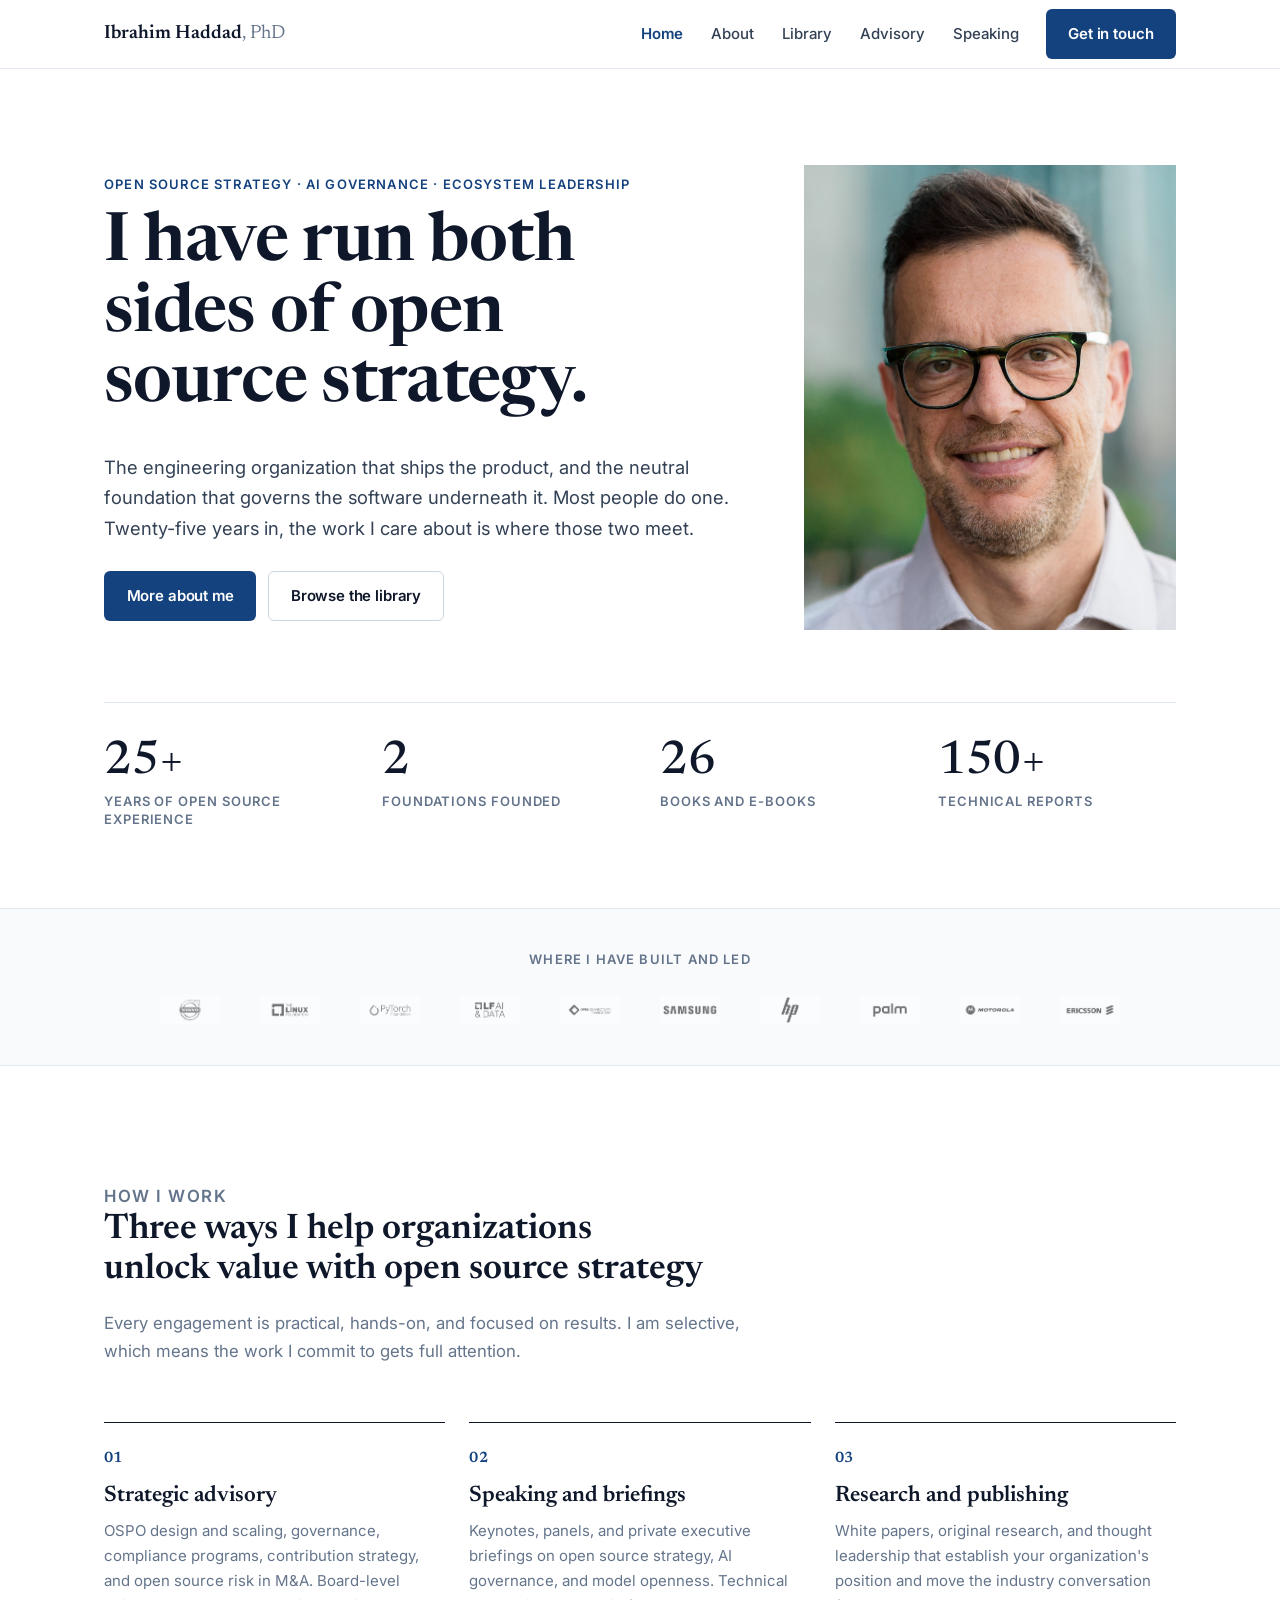
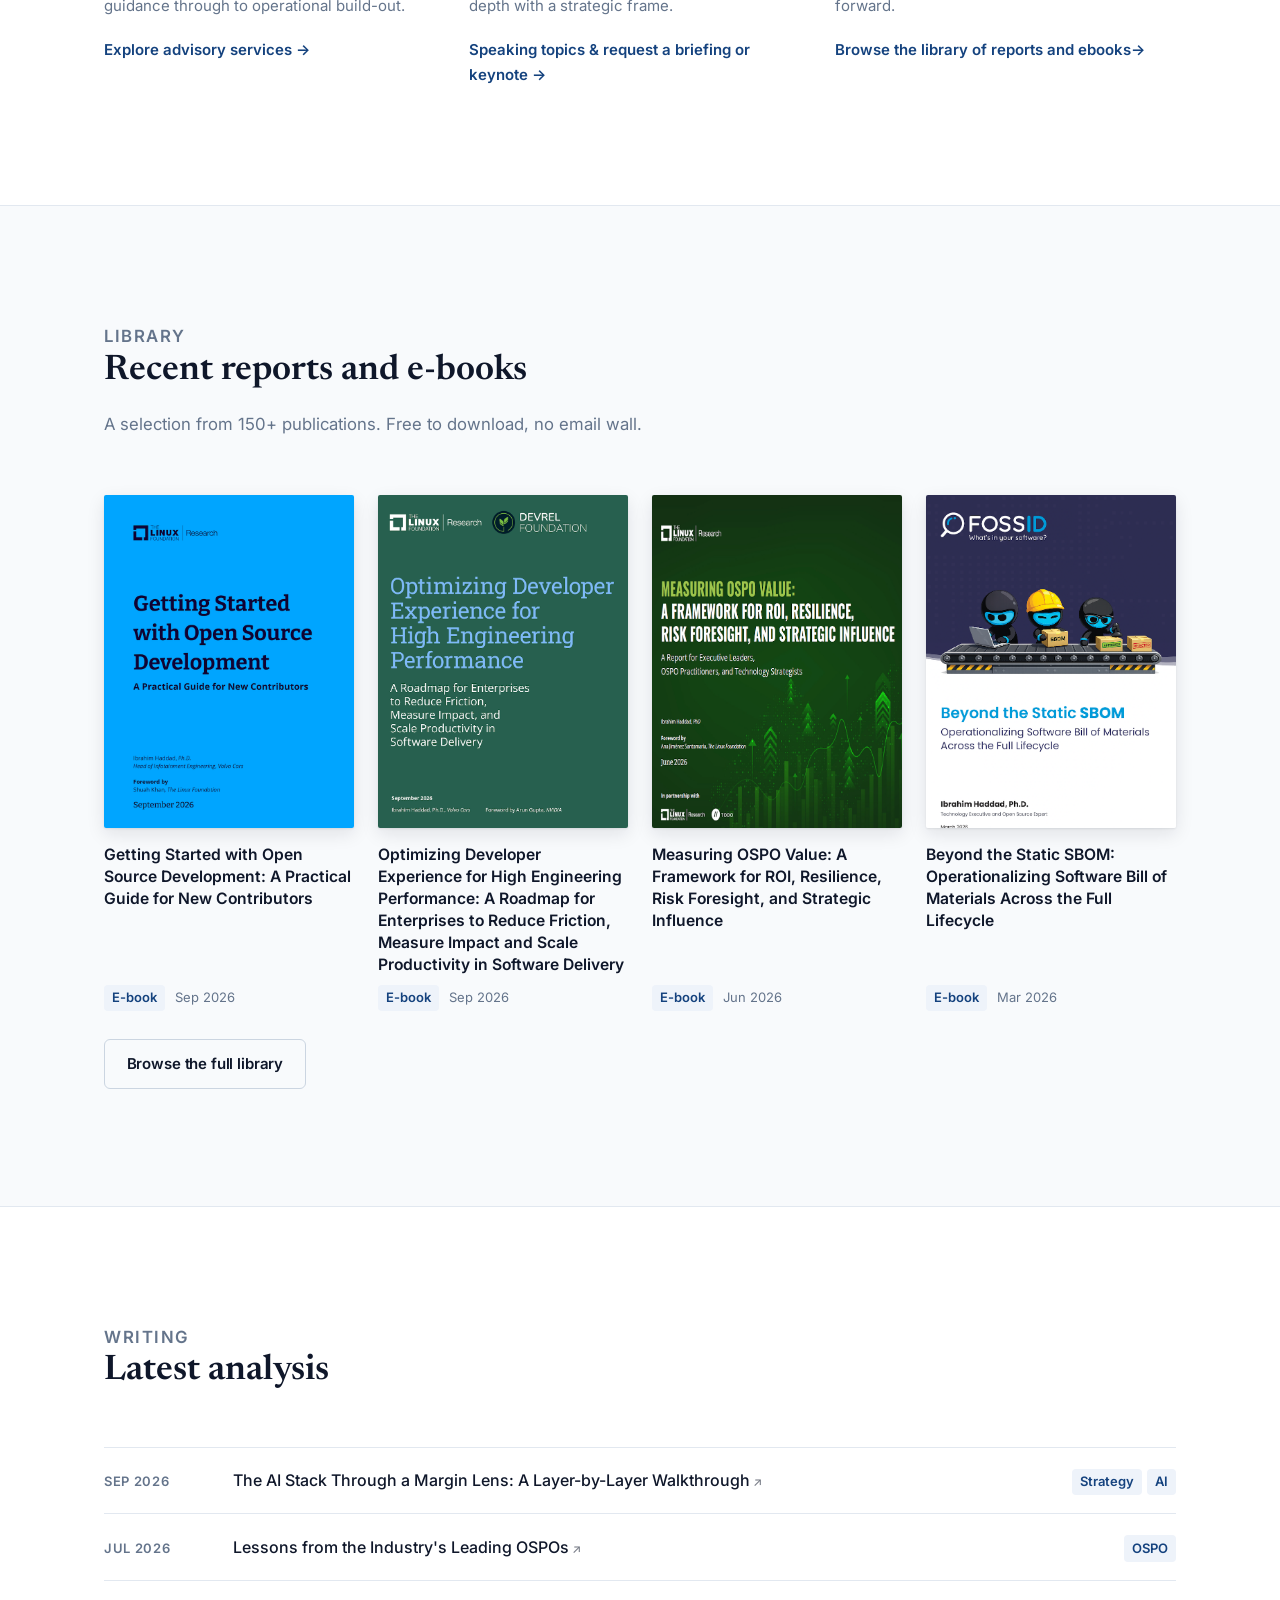
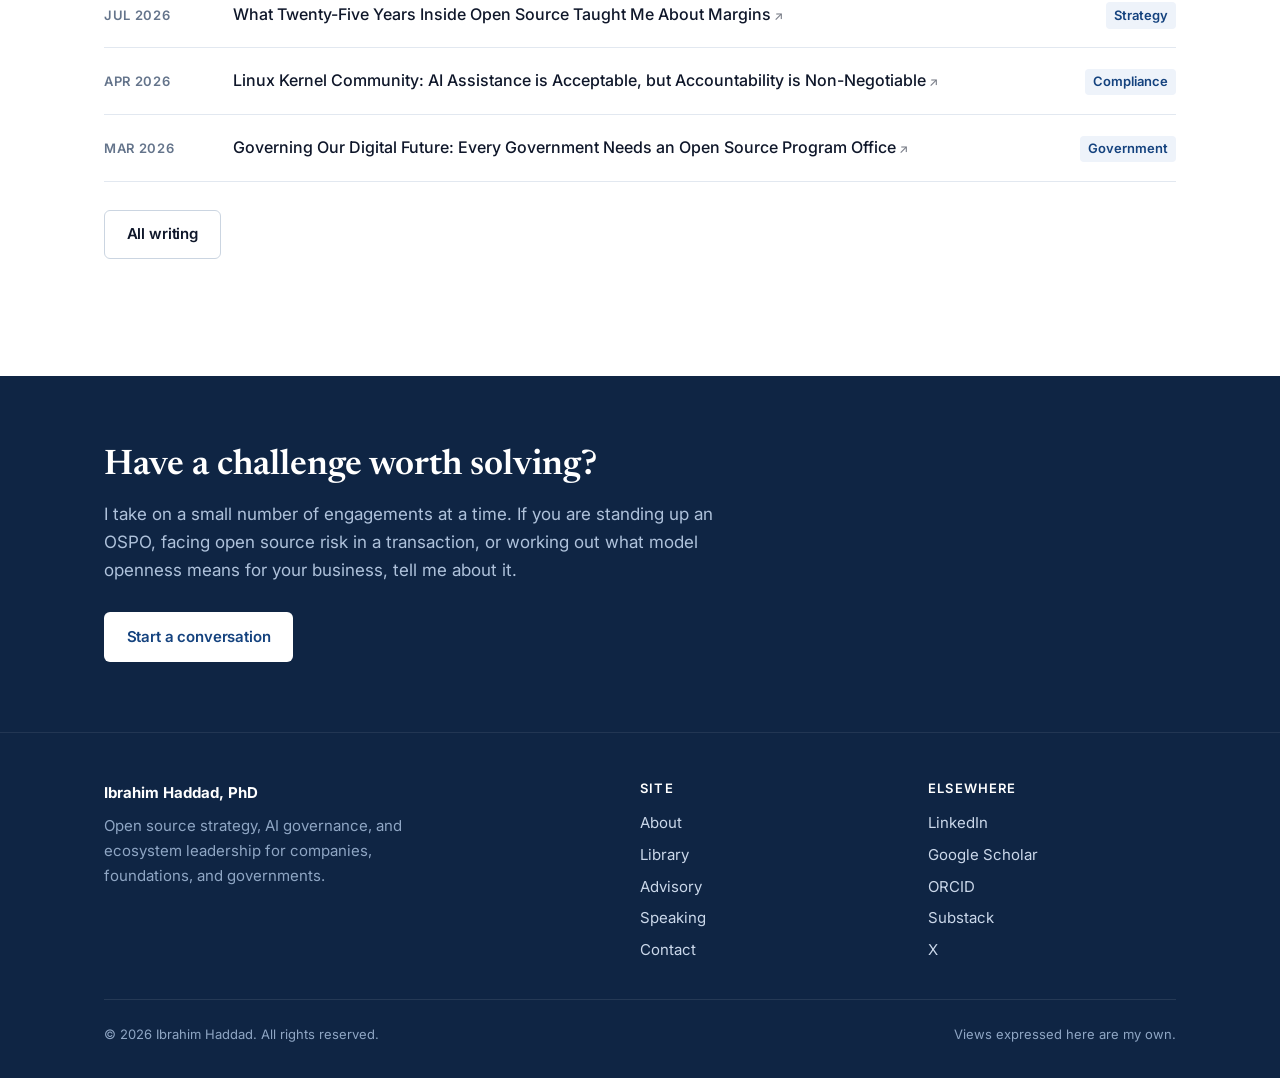
<file: index.html>
<!DOCTYPE html>
<html lang="en">
<head>
<meta charset="utf-8">
<meta name="viewport" content="width=device-width, initial-scale=1">
<title>Ibrahim Haddad, PhD | Expert in Open Source Strategy</title>
<meta name="description" content="Ibrahim Haddad, PhD, expert in open source strategy and AI governance, enhancing ecosystem leadership and driving impactful collaborations.">
<link rel="canonical" href="https://www.ibrahimatlinux.com/">
<meta property="og:type" content="website">
<meta property="og:site_name" content="Ibrahim Haddad, PhD">
<meta property="og:title" content="Ibrahim Haddad, PhD | Open Source Strategy, AI Governance, Ecosystem Leadership">
<meta property="og:description" content="Ibrahim Haddad, PhD. Executive Director of LF AI &amp; Data and Founding Executive Director of the PyTorch Foundation. 25 years scaling engineering organizations and open source ecosystems. Now Head of Infotainment Engineering at Volvo Cars.">
<meta property="og:image" content="https://www.ibrahimatlinux.com/assets/img/og-card.png">
<meta property="og:image:width" content="1200">
<meta property="og:image:height" content="630">
<meta property="og:image:alt" content="Ibrahim Haddad, PhD. I have run both sides of open source strategy.">
<meta name="twitter:card" content="summary_large_image">
<meta name="twitter:image" content="https://www.ibrahimatlinux.com/assets/img/og-card.png">
<link rel="preconnect" href="https://fonts.googleapis.com">
<link rel="preconnect" href="https://fonts.gstatic.com" crossorigin>
<link href="https://fonts.googleapis.com/css2?family=Inter:wght@400;500;600;700&family=Newsreader:ital,opsz,wght@0,6..72,400;0,6..72,500;0,6..72,600;1,6..72,400&display=swap" rel="stylesheet">
<link rel="icon" href="/favicon.ico" sizes="32x32">
<link rel="icon" href="/assets/img/favicon.svg" type="image/svg+xml">
<link rel="apple-touch-icon" href="/assets/img/apple-touch-icon.png">
<link rel="manifest" href="/site.webmanifest">
<meta name="theme-color" content="#14427E">
<link rel="stylesheet" href="/assets/css/site.css">
<script src="/assets/js/nav.js" defer></script>
<script src="/assets/js/external-links.js" defer></script>
<script type="application/ld+json">
  {
    "@context": "https://schema.org",
    "@graph": [
      {
        "@type": "Person",
        "@id": "https://www.ibrahimatlinux.com/#person",
        "name": "Ibrahim Haddad",
        "honorificSuffix": "PhD",
        "url": "https://www.ibrahimatlinux.com/",
        "image": "https://www.ibrahimatlinux.com/assets/img/ibrahim-haddad.jpg",
        "jobTitle": "Head of Infotainment Engineering",
        "worksFor": {
          "@type": "Organization",
          "name": "Volvo Cars"
        },
        "alumniOf": {
          "@type": "CollegeOrUniversity",
          "name": "Concordia University"
        },
        "knowsLanguage": [
          "en",
          "fr",
          "ar"
        ],
        "nationality": [
          {
            "@type": "Country",
            "name": "United States"
          },
          {
            "@type": "Country",
            "name": "Canada"
          }
        ],
        "knowsAbout": [
          "Open source strategy",
          "Open Source Program Office",
          "Open source license compliance",
          "Software Bill of Materials",
          "AI governance",
          "Model openness",
          "Open source in mergers and acquisitions",
          "Open source foundations and governance"
        ],
        "sameAs": [
          "https://www.linkedin.com/in/ibrahimhaddad/",
          "https://scholar.google.com/citations?user=FD0eth0AAAAJ&hl=en",
          "https://orcid.org/0009-0002-5528-9318",
          "https://substack.com/@ibrahimatlinux",
          "https://twitter.com/ibrahimatlinux"
        ]
      },
      {
        "@type": "WebSite",
        "@id": "https://www.ibrahimatlinux.com/#website",
        "url": "https://www.ibrahimatlinux.com/",
        "name": "Ibrahim Haddad, PhD",
        "inLanguage": "en",
        "publisher": {
          "@id": "https://www.ibrahimatlinux.com/#person"
        },
        "copyrightHolder": {
          "@id": "https://www.ibrahimatlinux.com/#person"
        }
      },
      {
        "@type": "ProfilePage",
        "@id": "https://www.ibrahimatlinux.com/#webpage",
        "url": "https://www.ibrahimatlinux.com/",
        "name": "Ibrahim Haddad, PhD | Open Source Strategy, AI Governance, Ecosystem Leadership",
        "description": "Ibrahim Haddad, PhD. Executive Director of LF AI & Data and Founding Executive Director of the PyTorch Foundation. 25 years scaling engineering organizations and open source ecosystems. Now Head of Infotainment Engineering at Volvo Cars.",
        "isPartOf": {
          "@id": "https://www.ibrahimatlinux.com/#website"
        },
        "about": {
          "@id": "https://www.ibrahimatlinux.com/#person"
        },
        "inLanguage": "en",
        "mainEntity": {
          "@id": "https://www.ibrahimatlinux.com/#person"
        }
      },
      {
        "@type": "BreadcrumbList",
        "@id": "https://www.ibrahimatlinux.com/#breadcrumb",
        "itemListElement": [
          {
            "@type": "ListItem",
            "position": 1,
            "name": "Home",
            "item": "https://www.ibrahimatlinux.com/"
          }
        ]
      }
    ]
  }
</script>
</head>
<body>
<a class="skip" href="#main">Skip to content</a>

<header class="site-header">
  <div class="container site-header__inner">
    <a class="wordmark" href="/">Ibrahim Haddad<span>, PhD</span></a>
    <button class="nav-toggle" aria-label="Menu" aria-expanded="false">Menu</button>
    <nav class="nav" aria-label="Main">
      <a href="/" class="is-active" aria-current="page">Home</a>
      <a href="/about/">About</a>
      <a href="/library/">Library</a>
      <a href="/advisory/">Advisory</a>
      <a href="/speaking/">Speaking</a>
      <a href="/contact/" class="btn btn--primary">Get in touch</a>
    </nav>
  </div>
</header>

<main id="main">

  <section class="hero">
    <div class="container hero__grid">
      <div>
        <p class="eyebrow">Open source strategy &middot; AI governance &middot; Ecosystem leadership</p>
        <h1>I have run both sides of open source strategy.</h1>
        <p class="lede">The engineering organization that ships the product, and the neutral
        foundation that governs the software underneath it. Most people do one. Twenty-five years
        in, the work I care about is where those two meet.</p>
        <div class="btn-row">
          <a class="btn btn--primary" href="/about/">More about me</a>
          <a class="btn btn--ghost" href="/library/">Browse the library</a>
        </div>
      </div>
      <div class="hero__portrait">
        <img src="/assets/img/ibrahim-haddad.jpg" width="800" height="1000" alt="Ibrahim Haddad">
      </div>
    </div>
    <div class="container">
      <div class="stats">
        <div class="stat"><b>25+</b><span>Years of open source experience</span></div>
        <div class="stat"><b>2</b><span>Foundations founded</span></div>
        <div class="stat"><b>26</b><span>Books and e-books</span></div>
        <div class="stat"><b>150+</b><span>Technical reports</span></div>
      </div>
    </div>
  </section>

  <section class="logobar">
    <div class="container">
      <p class="logobar__label">Where I have built and led</p>
      <div class="logobar__row">
        <img loading="lazy" src="/assets/img/logos/volvo-cars.jpeg" alt="Volvo Cars">
        <img loading="lazy" src="/assets/img/logos/linux-foundation.jpg" alt="The Linux Foundation">
        <img loading="lazy" src="/assets/img/logos/pytorch-foundation.png" alt="PyTorch Foundation">
        <img loading="lazy" src="/assets/img/logos/lf-ai-data.jpg" alt="LF AI &amp; Data">
        <img loading="lazy" src="/assets/img/logos/open-connectivity-foundation.jpg" alt="Open Connectivity Foundation">
        <img loading="lazy" src="/assets/img/logos/samsung.jpg" alt="Samsung">
        <img loading="lazy" src="/assets/img/logos/hp.jpg" alt="HP">
        <img loading="lazy" src="/assets/img/logos/palm.jpg" alt="Palm">
        <img loading="lazy" src="/assets/img/logos/motorola.jpg" alt="Motorola">
        <img loading="lazy" src="/assets/img/logos/ericsson.jpg" alt="Ericsson">
      </div>
    </div>
  </section>

  <section class="section">
    <div class="container">
      <div class="section-head">
        <p class="eyebrow">How I work</p>
        <h2>Three ways I help organizations unlock value with open source strategy</h2>
        <p>Every engagement is practical, hands-on, and focused on results. I am selective, which means the
        work I commit to gets full attention.</p>
      </div>
      <div class="grid grid--3">
        <div class="card">
          <span class="card__num">01</span>
          <h3>Strategic advisory</h3>
          <p>OSPO design and scaling, governance, compliance programs, contribution strategy,
          and open source risk in M&amp;A. Board-level guidance through to operational build-out.</p>
          <a class="card__link" href="/advisory/">Explore advisory services <span>&rarr;</span></a>
        </div>
        <div class="card">
          <span class="card__num">02</span>
          <h3>Speaking and briefings</h3>
          <p>Keynotes, panels, and private executive briefings on open source strategy,
          AI governance, and model openness. Technical depth with a strategic frame.</p>
          <a class="card__link" href="/speaking/">Speaking topics & request a briefing or keynote <span>&rarr;</span></a>
        </div>
        <div class="card">
          <span class="card__num">03</span>
          <h3>Research and publishing</h3>
          <p>White papers, original research, and thought leadership that establish your
          organization's position and move the industry conversation forward.</p>
          <a class="card__link" href="/library/">Browse the library of reports and ebooks<span>&rarr;</span></a>
        </div>
      </div>
    </div>
  </section>

  <section class="section section--alt">
    <div class="container">
      <div class="section-head">
        <p class="eyebrow">Library</p>
        <h2>Recent reports and e-books</h2>
        <p>A selection from 150+ publications. Free to download, no email wall.</p>
      </div>
      <div class="grid grid--4">
      <!-- BUILD:RECENT:START -->
        <a class="pub" href="/files/2026/09/Getting_Started_OSS_Report_2026.pdf">
          <div class="pub__cover">
            <img loading="lazy" src="/assets/img/covers/2026-09-oss-dev.png" alt="Cover of Getting Started with Open Source Development: A Practical Guide for New Contributors">
          </div>
          <div class="pub__body">
            <p class="pub__title">Getting Started with Open Source Development: A Practical Guide for New Contributors</p>
            <div class="pub__meta">
              <span class="badge">E-book</span><span>Sep 2026</span>
            </div>
          </div>
        </a>
        <a class="pub" href="/files/2026/09/DevEx_Report.pdf">
          <div class="pub__cover">
            <img loading="lazy" src="/assets/img/covers/2026-09-devex.png" alt="Cover of Optimizing Developer Experience for High Engineering Performance: A Roadmap for Enterprises to Reduce Friction, Measure Impact and Scale Productivity in Software Delivery">
          </div>
          <div class="pub__body">
            <p class="pub__title">Optimizing Developer Experience for High Engineering Performance: A Roadmap for Enterprises to Reduce Friction, Measure Impact and Scale Productivity in Software Delivery</p>
            <div class="pub__meta">
              <span class="badge">E-book</span><span>Sep 2026</span>
            </div>
          </div>
        </a>
        <a class="pub" href="/files/2026/06/03_OSPO-ROI_Report-PDF_2026.pdf">
          <div class="pub__cover">
            <img loading="lazy" src="/assets/img/covers/2026-06-ospo-value.png" alt="Cover of Measuring OSPO Value: A Framework for ROI, Resilience, Risk Foresight, and Strategic Influence">
          </div>
          <div class="pub__body">
            <p class="pub__title">Measuring OSPO Value: A Framework for ROI, Resilience, Risk Foresight, and Strategic Influence</p>
            <div class="pub__meta">
              <span class="badge">E-book</span><span>Jun 2026</span>
            </div>
          </div>
        </a>
        <a class="pub" href="/files/2026/03/operationalizing-software-bill-of-materials-across-full-lifecycle-1.pdf">
          <div class="pub__cover">
            <img loading="lazy" src="/assets/img/covers/2026-03-sbom-cover.png" alt="Cover of Beyond the Static SBOM: Operationalizing Software Bill of Materials Across the Full Lifecycle">
          </div>
          <div class="pub__body">
            <p class="pub__title">Beyond the Static SBOM: Operationalizing Software Bill of Materials Across the Full Lifecycle</p>
            <div class="pub__meta">
              <span class="badge">E-book</span><span>Mar 2026</span>
            </div>
          </div>
        </a>
      <!-- BUILD:RECENT:END -->
      </div>
      <div class="btn-row"><a class="btn btn--ghost" href="/library/">Browse the full library</a></div>
    </div>
  </section>

  <section class="section">
    <div class="container">
      <div class="section-head">
        <p class="eyebrow">Writing</p>
        <h2>Latest analysis</h2>
      </div>
      <div class="rows">
      <!-- BUILD:LATEST:START -->
        <div class="row" data-type="article" data-topic="strategy ai" data-year="2026">
          <div class="row__date">Sep 2026</div>
          <div class="row__title">
            <a href="https://www.linkedin.com/pulse/ai-stack-through-margin-lens-layer-by-layer-ibrahim-haddad-ph-d--rbwqc/" target="_blank" rel="noopener">The AI Stack Through a Margin Lens: A Layer-by-Layer Walkthrough</a>
          </div>
          <div class="row__tag"><span class="badge">Strategy</span> <span class="badge">AI</span></div>
        </div>
        <div class="row" data-type="article" data-topic="ospo" data-year="2026">
          <div class="row__date">Jul 2026</div>
          <div class="row__title">
            <a href="https://todogroup.org/blog/2026-07-20-lessons-from-industry-leading-ospo/" target="_blank" rel="noopener">Lessons from the Industry's Leading OSPOs</a>
          </div>
          <div class="row__tag"><span class="badge">OSPO</span></div>
        </div>
        <div class="row" data-type="article" data-topic="strategy" data-year="2026">
          <div class="row__date">Jul 2026</div>
          <div class="row__title">
            <a href="https://www.linkedin.com/pulse/what-twenty-five-years-inside-open-source-taught-me-haddad-ph-d--bkzjc/" target="_blank" rel="noopener">What Twenty-Five Years Inside Open Source Taught Me About Margins</a>
          </div>
          <div class="row__tag"><span class="badge">Strategy</span></div>
        </div>
        <div class="row" data-type="article" data-topic="compliance" data-year="2026">
          <div class="row__date">Apr 2026</div>
          <div class="row__title">
            <a href="https://fossid.com/articles/linux-kernel-ai-coding-policy-enterprise-accountability/" target="_blank" rel="noopener">Linux Kernel Community: AI Assistance is Acceptable, but Accountability is Non-Negotiable</a>
          </div>
          <div class="row__tag"><span class="badge">Compliance</span></div>
        </div>
        <div class="row" data-type="article" data-topic="government" data-year="2026">
          <div class="row__date">Mar 2026</div>
          <div class="row__title">
            <a href="https://www.linkedin.com/pulse/governing-our-digital-future-every-government-needs-haddad-ph-d--xbvtf/" target="_blank" rel="noopener">Governing Our Digital Future: Every Government Needs an Open Source Program Office</a>
          </div>
          <div class="row__tag"><span class="badge">Government</span></div>
        </div>
      <!-- BUILD:LATEST:END -->
      </div>
      <div class="btn-row"><a class="btn btn--ghost" href="/library/?type=article">All writing</a></div>
    </div>
  </section>

  <section class="cta">
    <div class="container">
      <h2>Have a challenge worth solving?</h2>
      <p>I take on a small number of engagements at a time. If you are standing up an OSPO,
      facing open source risk in a transaction, or working out what model openness means for
      your business, tell me about it.</p>
      <div class="btn-row"><a class="btn btn--onDark" href="/contact/">Start a conversation</a></div>
    </div>
  </section>
</main>

<footer class="site-footer">
  <div class="container">
    <div class="footer__grid">
      <div>
        <p style="color:#fff; font-weight:700; margin-bottom:.5rem">Ibrahim Haddad, PhD</p>
        <p style="margin-bottom:0; max-width:38ch">Open source strategy, AI governance, and
        ecosystem leadership for companies, foundations, and governments.</p>
      </div>
      <div>
        <h4>Site</h4>
        <ul>
          <li><a href="/about/">About</a></li>
          <li><a href="/library/">Library</a></li>
          <li><a href="/advisory/">Advisory</a></li>
          <li><a href="/speaking/">Speaking</a></li>
          <li><a href="/contact/">Contact</a></li>
        </ul>
      </div>
      <div>
        <h4>Elsewhere</h4>
        <ul>
          <li><a href="https://www.linkedin.com/in/ibrahimhaddad/" rel="me noopener" target="_blank">LinkedIn</a></li>
          <li><a href="https://scholar.google.com/citations?user=FD0eth0AAAAJ&amp;hl=en" rel="me noopener" target="_blank">Google Scholar</a></li>
          <li><a href="https://orcid.org/0009-0002-5528-9318" rel="me noopener" target="_blank">ORCID</a></li>
          <li><a href="https://substack.com/@ibrahimatlinux" rel="me noopener" target="_blank">Substack</a></li>
          <li><a href="https://twitter.com/ibrahimatlinux" rel="me noopener" target="_blank">X</a></li>
        </ul>
      </div>
    </div>
    <div class="footer__bottom">
      <span>&copy; <span id="yr">2026</span> Ibrahim Haddad. All rights reserved.</span>
      <span>Views expressed here are my own.</span>
    </div>
  </div>
</footer>
<script>document.getElementById('yr').textContent=new Date().getFullYear();</script>
</body>
</html>
</file>
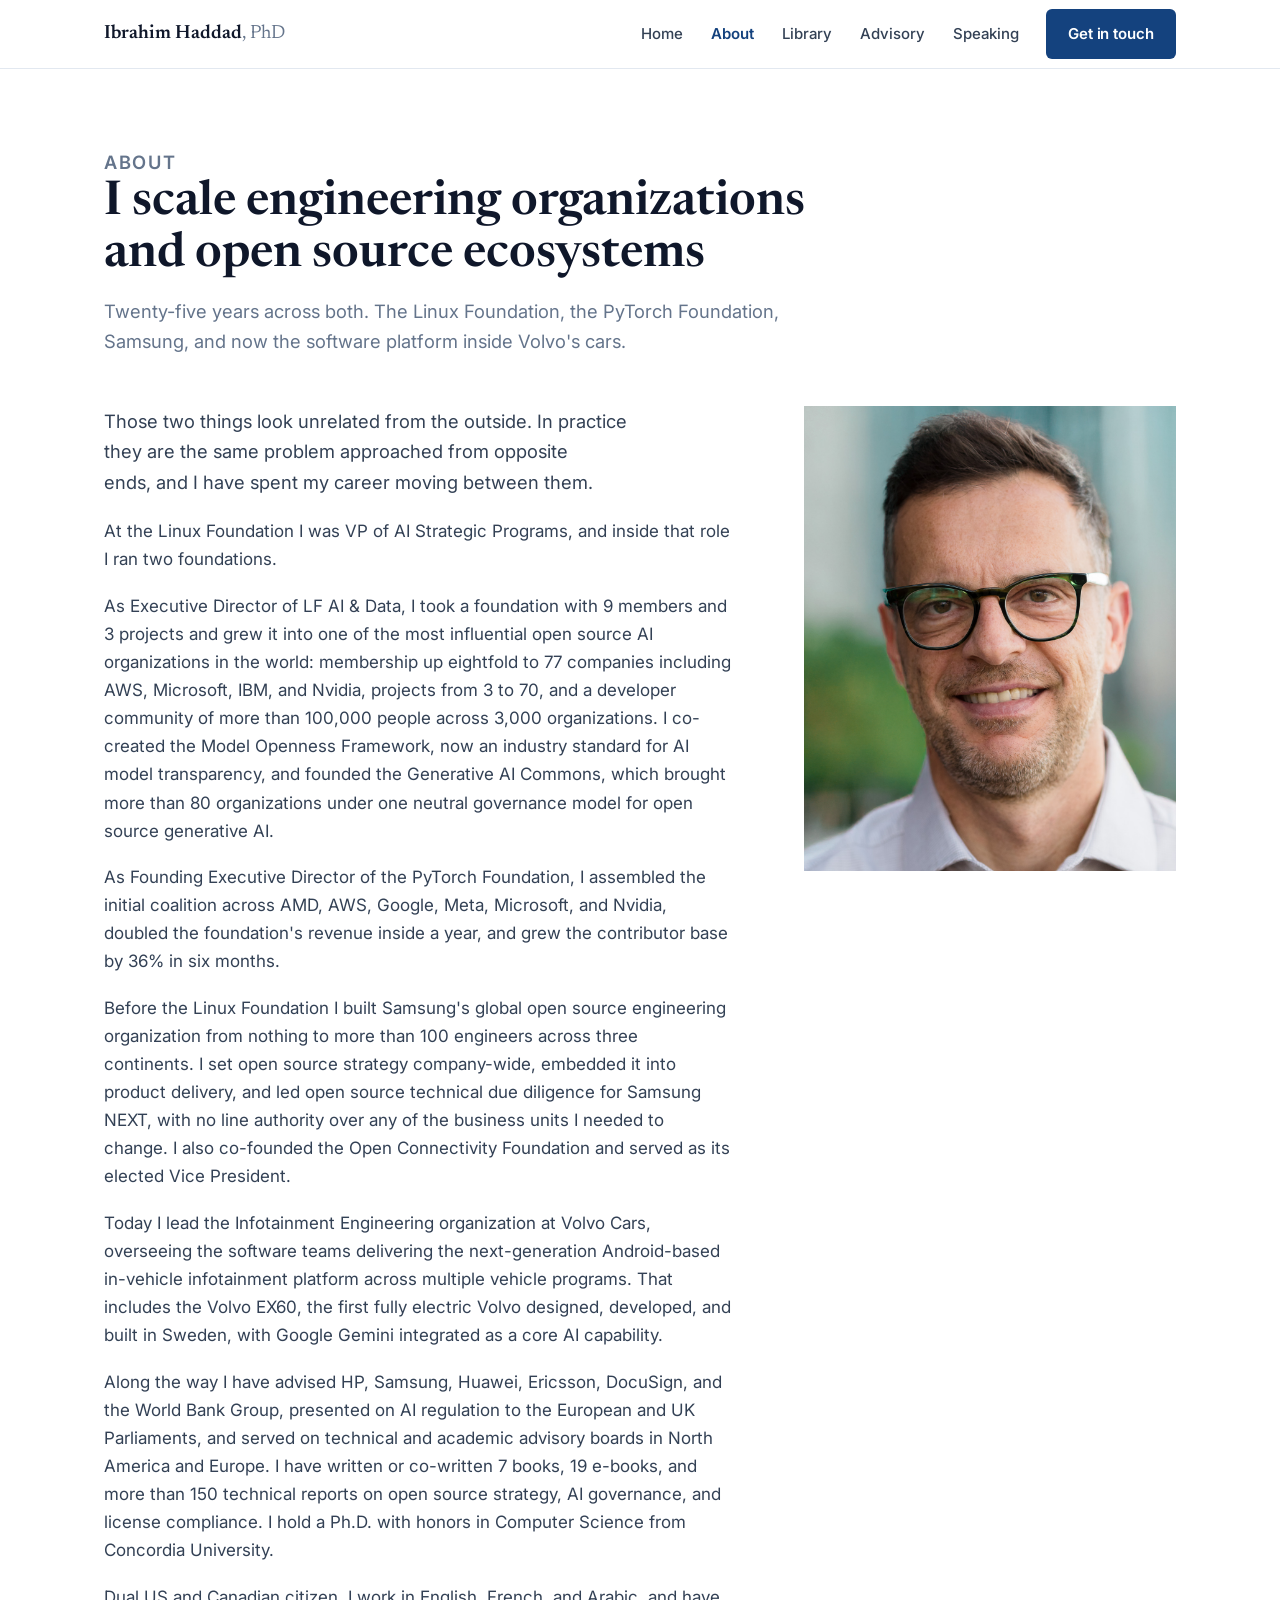
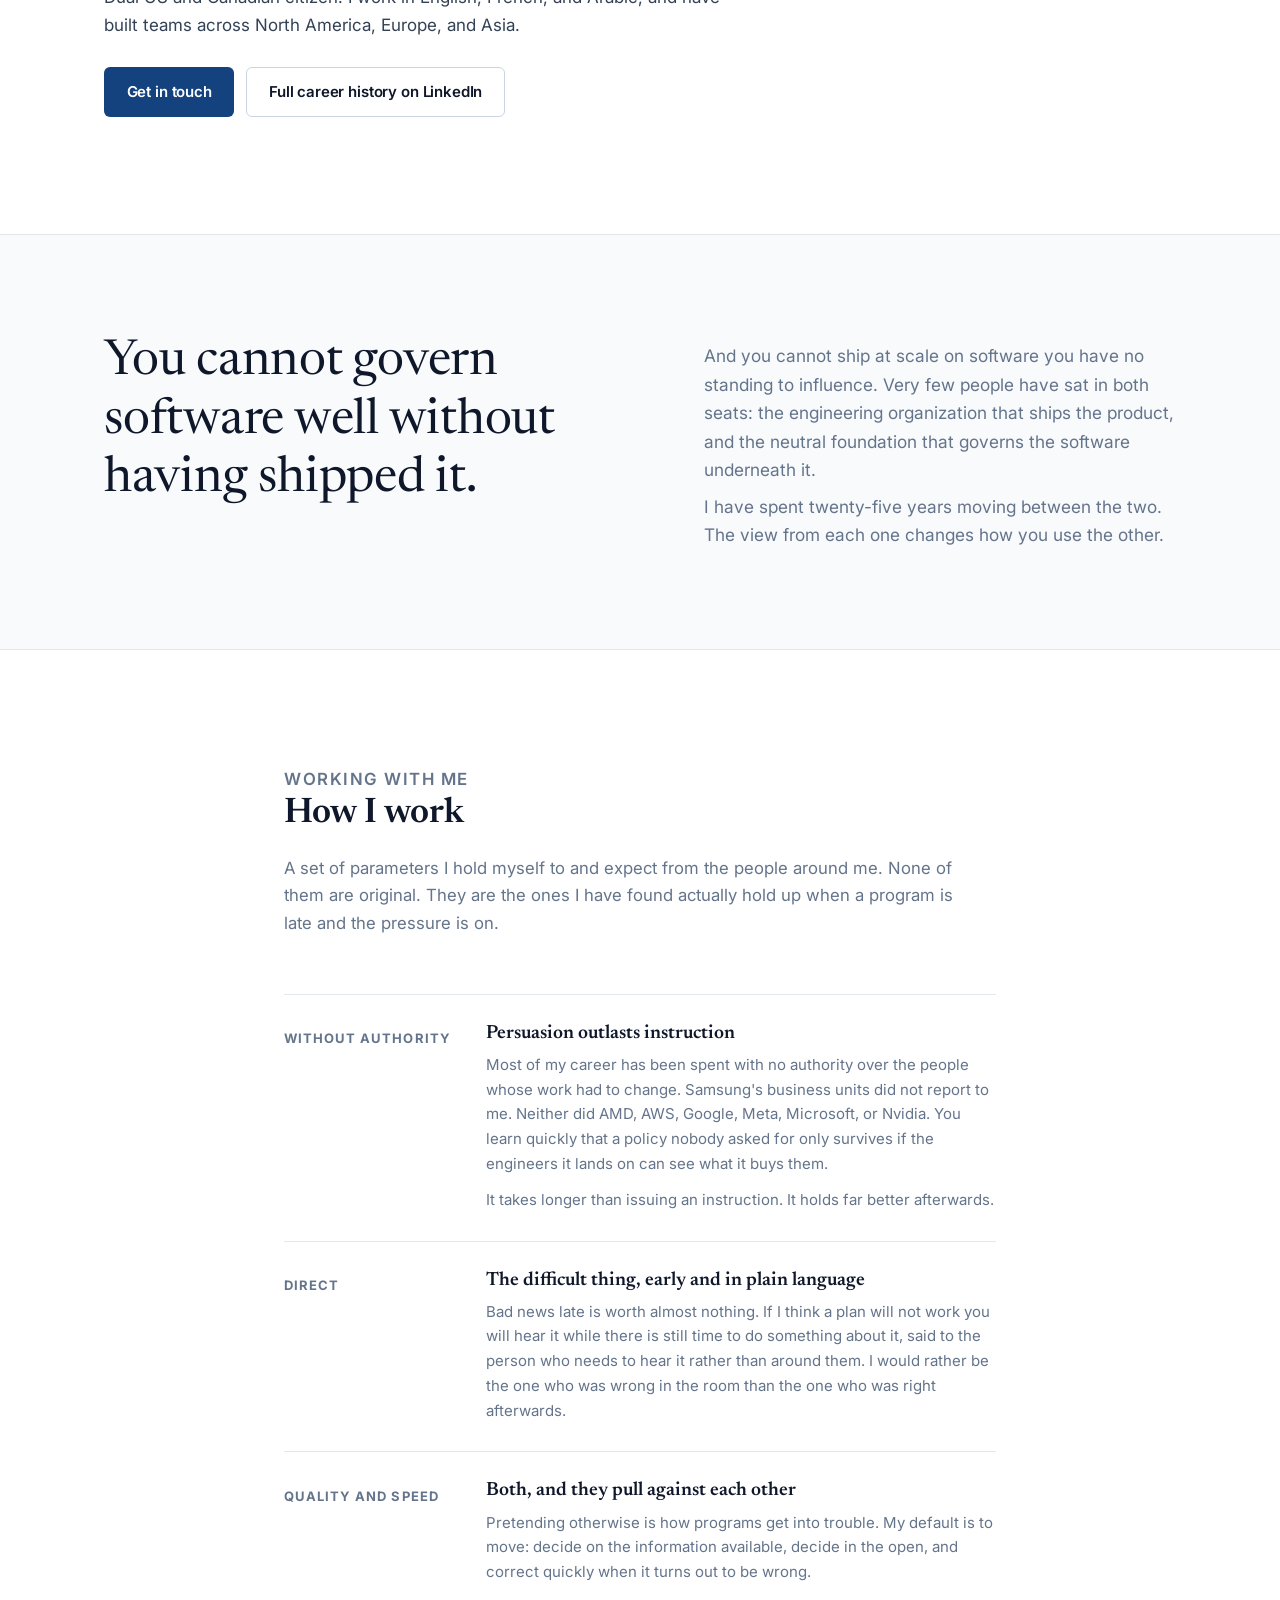
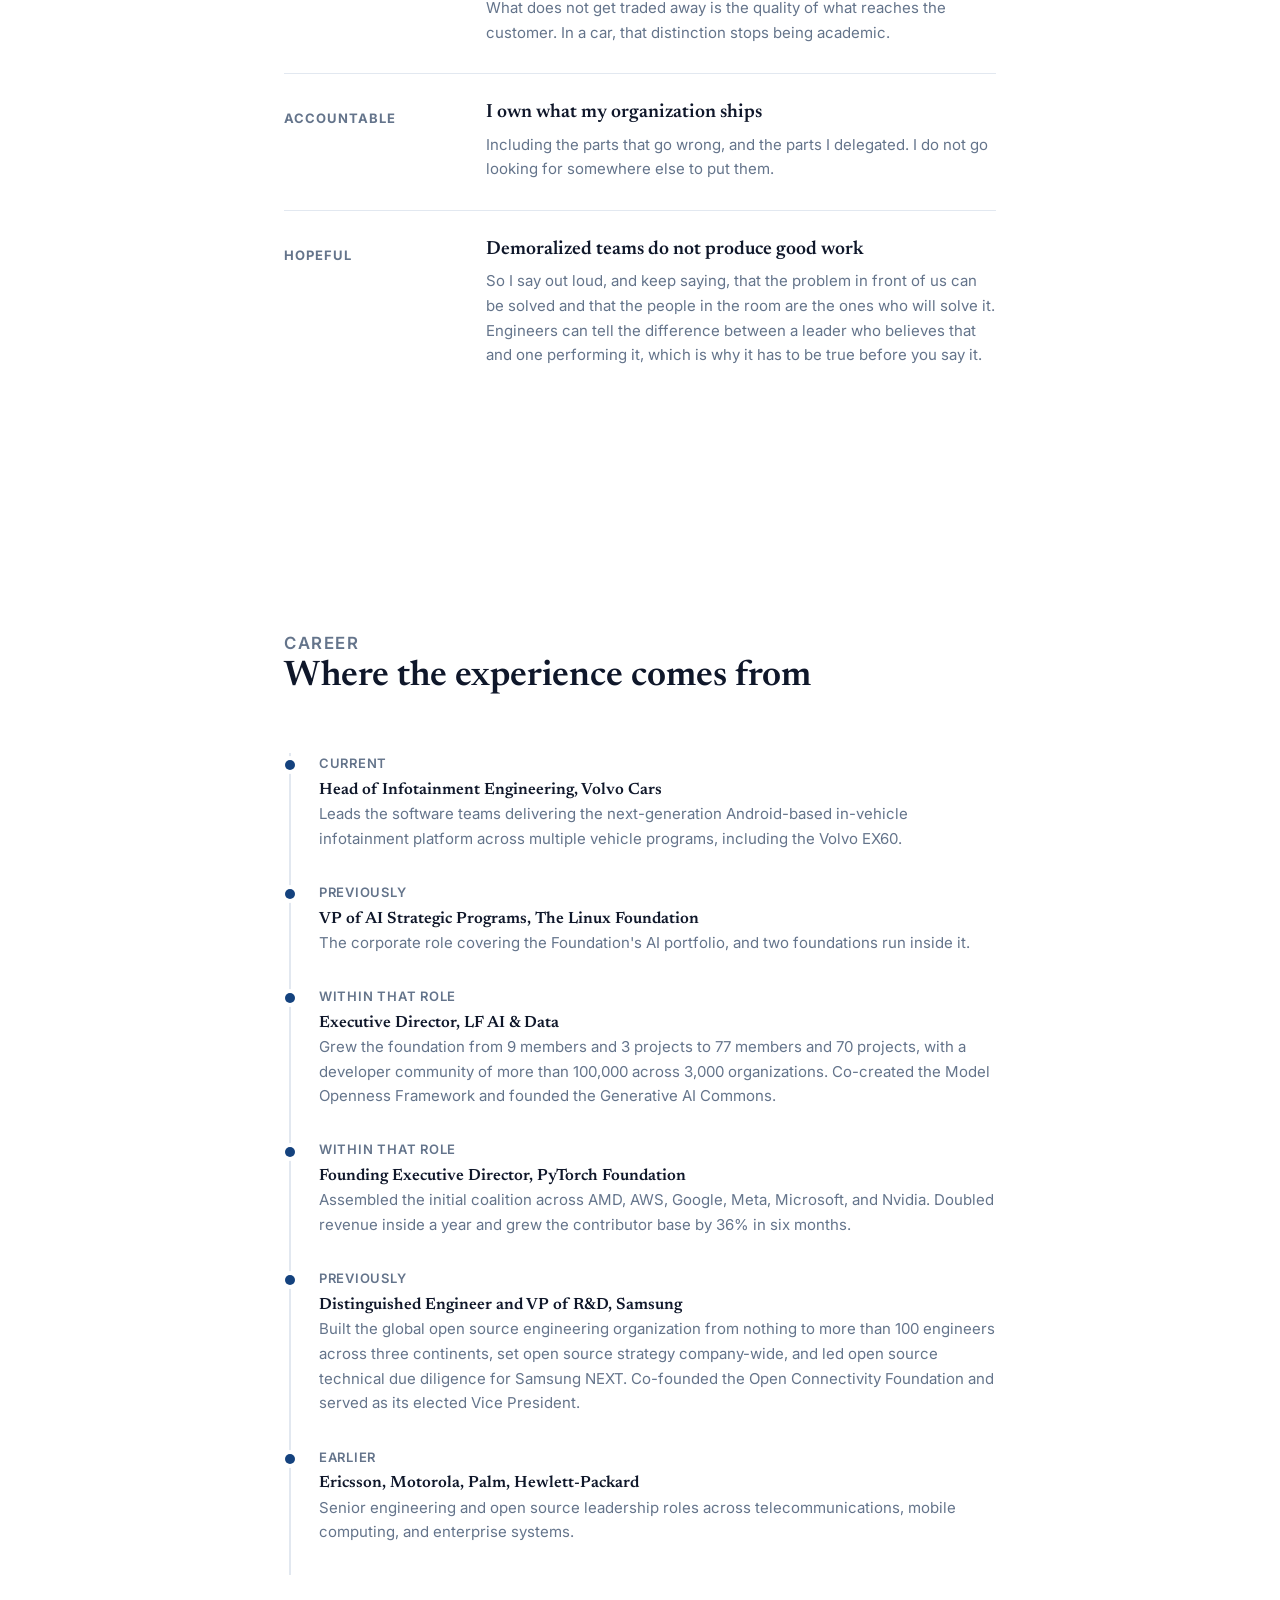
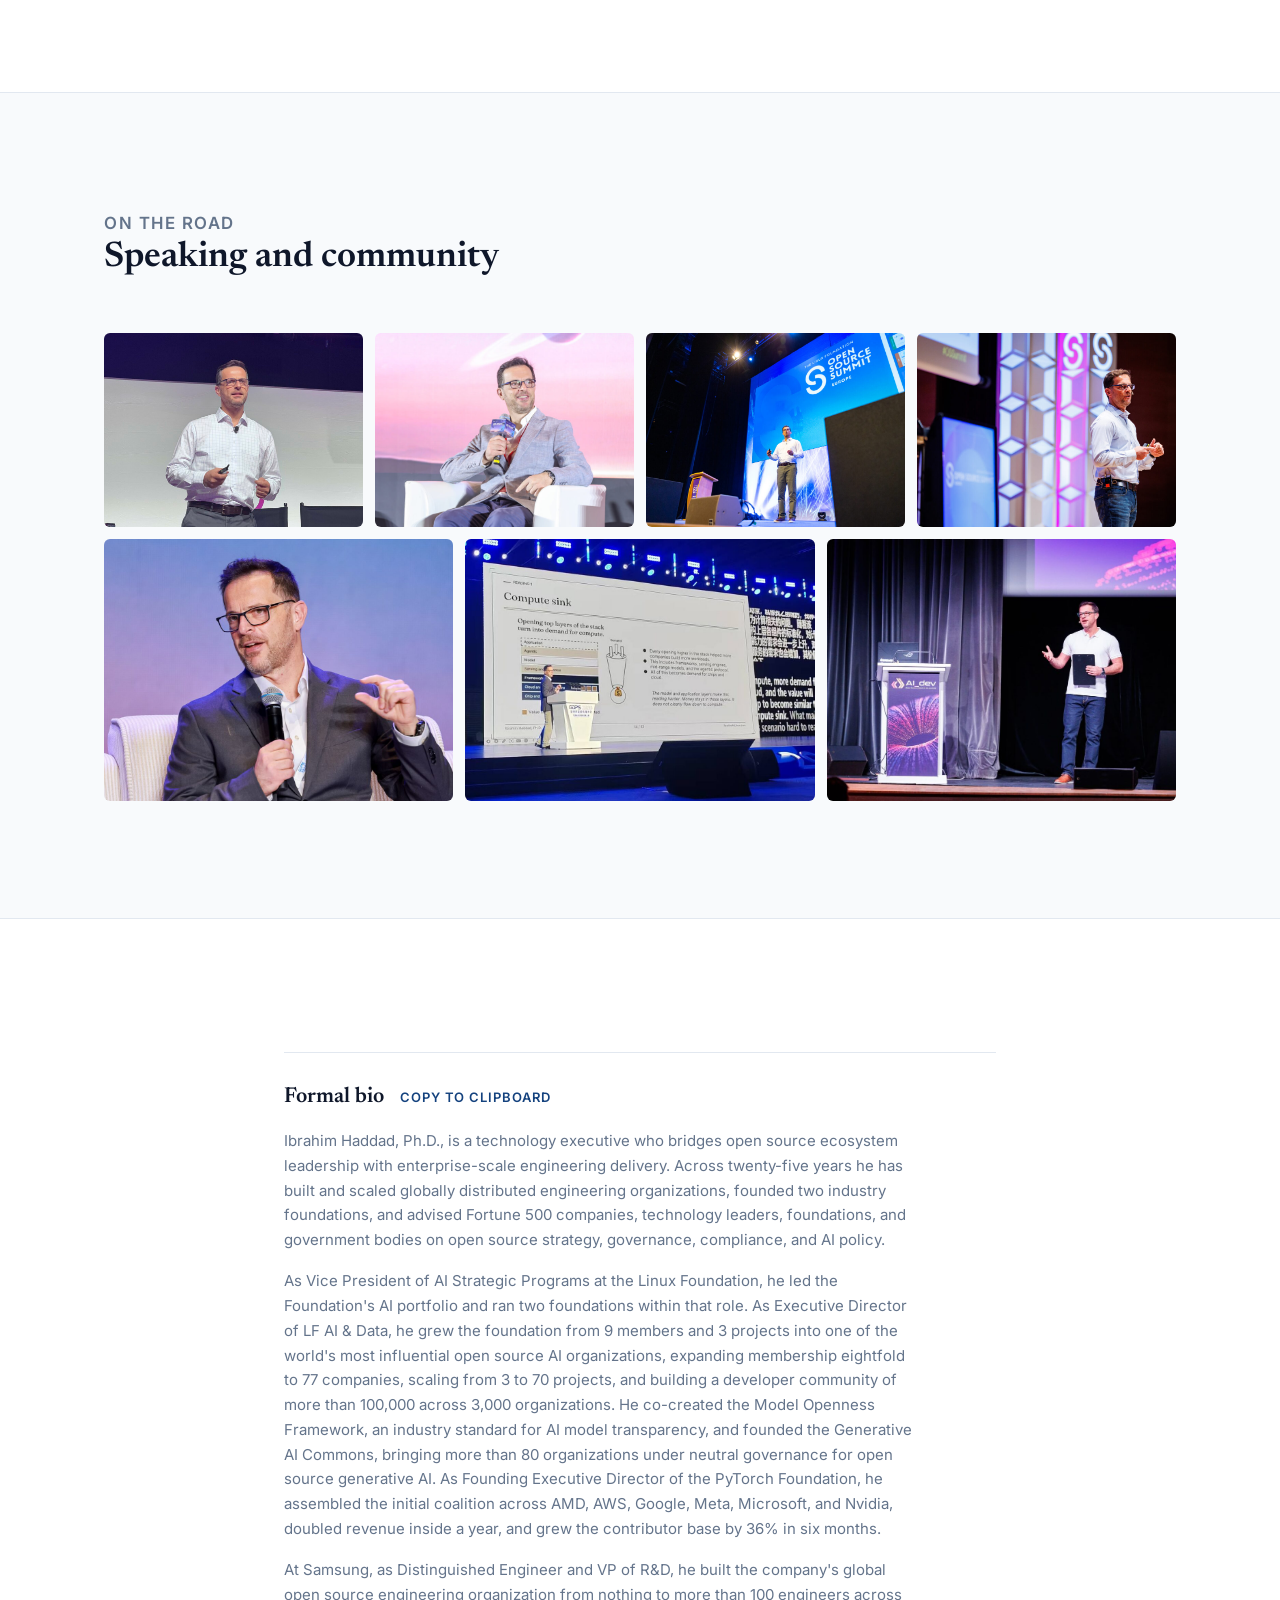
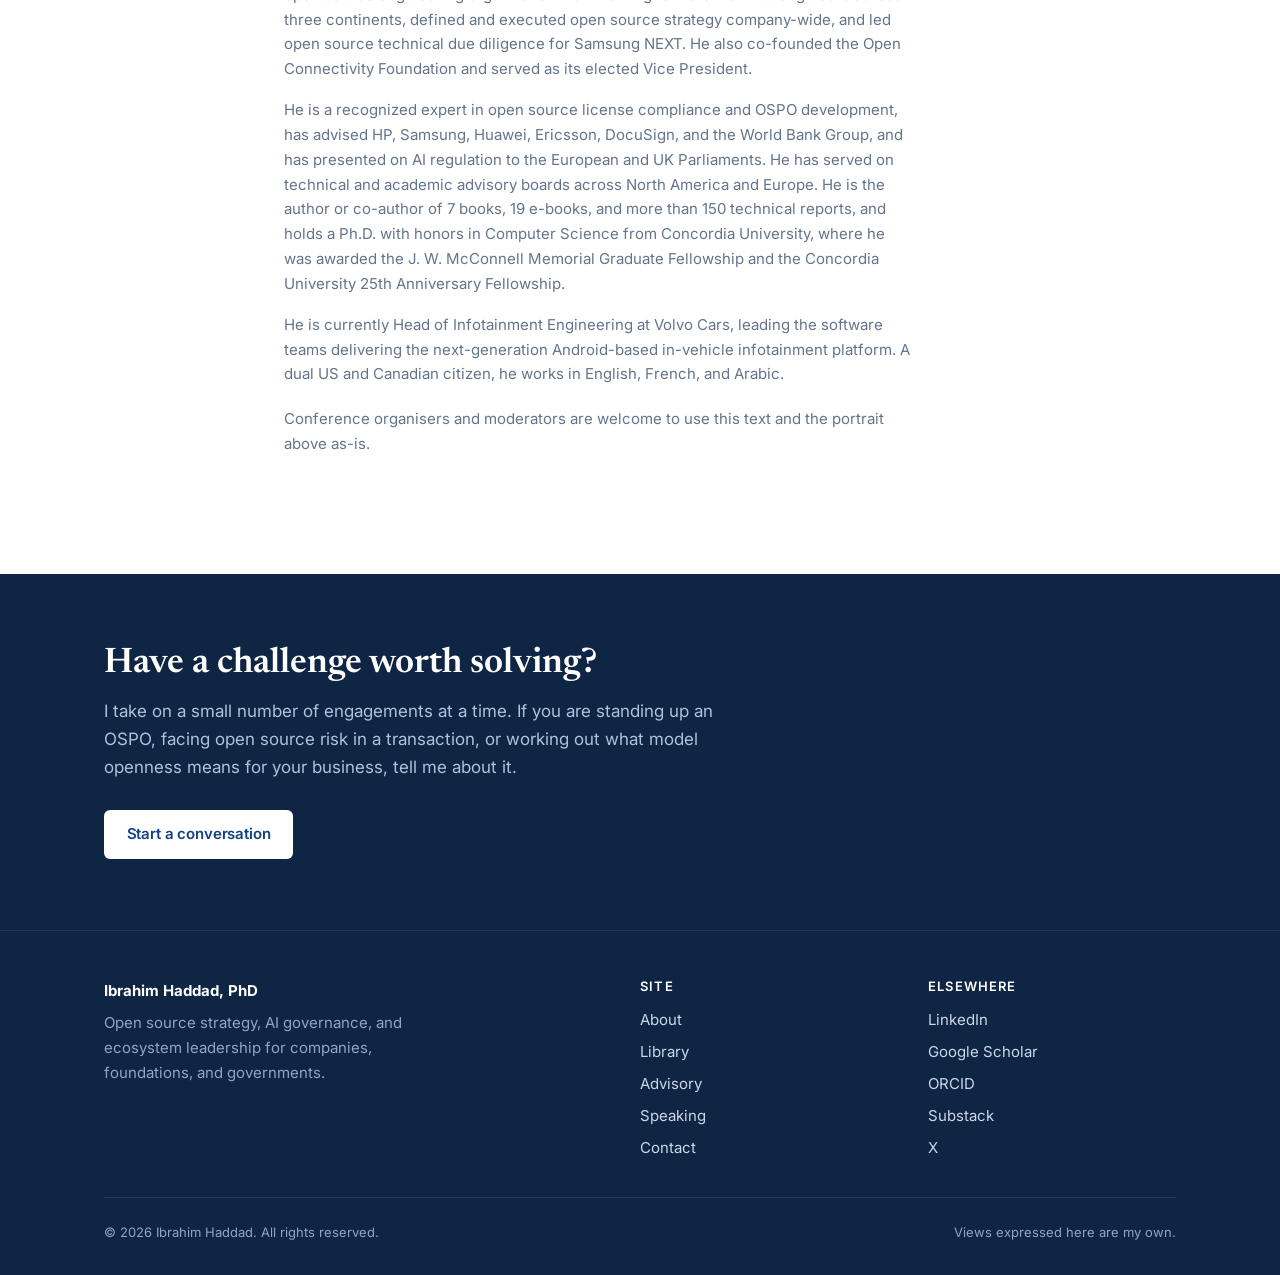
<file: about/index.html>
<!DOCTYPE html>
<html lang="en">
<head>
<meta charset="utf-8">
<meta name="viewport" content="width=device-width, initial-scale=1">
<title>About - Ibrahim Haddad, PhD</title>
<meta name="description" content="Ibrahim Haddad, PhD. Executive Director of LF AI &amp; Data, Founding Executive Director of the PyTorch Foundation, co-creator of the Model Openness Framework. Now Head of Infotainment Engineering at Volvo Cars.">
<link rel="canonical" href="https://www.ibrahimatlinux.com/about/">
<meta property="og:type" content="website">
<meta property="og:site_name" content="Ibrahim Haddad, PhD">
<meta property="og:title" content="About - Ibrahim Haddad, PhD">
<meta property="og:description" content="Ibrahim Haddad, PhD. Executive Director of LF AI &amp; Data, Founding Executive Director of the PyTorch Foundation, co-creator of the Model Openness Framework. Now Head of Infotainment Engineering at Volvo Cars.">
<meta property="og:image" content="https://www.ibrahimatlinux.com/assets/img/og-card.png">
<meta property="og:image:width" content="1200">
<meta property="og:image:height" content="630">
<meta property="og:image:alt" content="Ibrahim Haddad, PhD. I have run both sides of open source.">
<meta name="twitter:card" content="summary_large_image">
<meta name="twitter:image" content="https://www.ibrahimatlinux.com/assets/img/og-card.png">
<link rel="preconnect" href="https://fonts.googleapis.com">
<link rel="preconnect" href="https://fonts.gstatic.com" crossorigin>
<link href="https://fonts.googleapis.com/css2?family=Inter:wght@400;500;600;700&family=Newsreader:ital,opsz,wght@0,6..72,400;0,6..72,500;0,6..72,600;1,6..72,400&display=swap" rel="stylesheet">
<link rel="icon" href="/favicon.ico" sizes="32x32">
<link rel="icon" href="/assets/img/favicon.svg" type="image/svg+xml">
<link rel="apple-touch-icon" href="/assets/img/apple-touch-icon.png">
<link rel="manifest" href="/site.webmanifest">
<meta name="theme-color" content="#14427E">
<link rel="stylesheet" href="/assets/css/site.css">
<script src="/assets/js/nav.js" defer></script>
<script src="/assets/js/external-links.js" defer></script>
<script type="application/ld+json">
  {
    "@context": "https://schema.org",
    "@graph": [
      {
        "@type": "Person",
        "@id": "https://www.ibrahimatlinux.com/#person",
        "name": "Ibrahim Haddad",
        "honorificSuffix": "PhD",
        "url": "https://www.ibrahimatlinux.com/",
        "image": "https://www.ibrahimatlinux.com/assets/img/ibrahim-haddad.jpg",
        "jobTitle": "Head of Infotainment Engineering",
        "worksFor": {
          "@type": "Organization",
          "name": "Volvo Cars"
        },
        "alumniOf": {
          "@type": "CollegeOrUniversity",
          "name": "Concordia University"
        },
        "knowsLanguage": [
          "en",
          "fr",
          "ar"
        ],
        "nationality": [
          {
            "@type": "Country",
            "name": "United States"
          },
          {
            "@type": "Country",
            "name": "Canada"
          }
        ],
        "knowsAbout": [
          "Open source strategy",
          "Open Source Program Office",
          "Open source license compliance",
          "Software Bill of Materials",
          "AI governance",
          "Model openness",
          "Open source in mergers and acquisitions",
          "Open source foundations and governance"
        ],
        "sameAs": [
          "https://www.linkedin.com/in/ibrahimhaddad/",
          "https://scholar.google.com/citations?user=FD0eth0AAAAJ&hl=en",
          "https://orcid.org/0009-0002-5528-9318",
          "https://substack.com/@ibrahimatlinux",
          "https://twitter.com/ibrahimatlinux"
        ]
      },
      {
        "@type": "WebSite",
        "@id": "https://www.ibrahimatlinux.com/#website",
        "url": "https://www.ibrahimatlinux.com/",
        "name": "Ibrahim Haddad, PhD",
        "inLanguage": "en",
        "publisher": {
          "@id": "https://www.ibrahimatlinux.com/#person"
        },
        "copyrightHolder": {
          "@id": "https://www.ibrahimatlinux.com/#person"
        }
      },
      {
        "@type": "WebPage",
        "@id": "https://www.ibrahimatlinux.com/about/#webpage",
        "url": "https://www.ibrahimatlinux.com/about/",
        "name": "About - Ibrahim Haddad, PhD",
        "description": "Ibrahim Haddad, PhD. Executive Director of LF AI & Data, Founding Executive Director of the PyTorch Foundation, co-creator of the Model Openness Framework. Now Head of Infotainment Engineering at Volvo Cars.",
        "isPartOf": {
          "@id": "https://www.ibrahimatlinux.com/#website"
        },
        "about": {
          "@id": "https://www.ibrahimatlinux.com/#person"
        },
        "inLanguage": "en"
      },
      {
        "@type": "BreadcrumbList",
        "@id": "https://www.ibrahimatlinux.com/about/#breadcrumb",
        "itemListElement": [
          {
            "@type": "ListItem",
            "position": 1,
            "name": "Home",
            "item": "https://www.ibrahimatlinux.com/"
          },
          {
            "@type": "ListItem",
            "position": 2,
            "name": "About",
            "item": "https://www.ibrahimatlinux.com/about/"
          }
        ]
      }
    ]
  }
</script>
</head>
<body>
<a class="skip" href="#main">Skip to content</a>

<header class="site-header">
  <div class="container site-header__inner">
    <a class="wordmark" href="/">Ibrahim Haddad<span>, PhD</span></a>
    <button class="nav-toggle" aria-label="Menu" aria-expanded="false">Menu</button>
    <nav class="nav" aria-label="Main">
      <a href="/">Home</a>
      <a href="/about/" class="is-active" aria-current="page">About</a>
      <a href="/library/">Library</a>
      <a href="/advisory/">Advisory</a>
      <a href="/speaking/">Speaking</a>
      <a href="/contact/" class="btn btn--primary">Get in touch</a>
    </nav>
  </div>
</header>

<main id="main">

  <section class="pagehead">
    <div class="container">
      <p class="eyebrow">About</p>
      <h1>I scale engineering organizations and open source ecosystems</h1>
      <p>Twenty-five years across both. The Linux Foundation, the PyTorch Foundation, Samsung,
      and now the software platform inside Volvo's cars.</p>
    </div>
  </section>

  <section class="section">
    <div class="container hero__grid hero__grid--top">
      <div>
        <p class="lede">Those two things look unrelated from the outside. In practice they are the
        same problem approached from opposite ends, and I have spent my career moving between
        them.</p>

        <p>At the Linux Foundation I was VP of AI Strategic Programs, and inside that role I ran
        two foundations.</p>

        <p>As Executive Director of LF AI &amp; Data, I took a foundation with 9 members and 3
        projects and grew it into one of the most influential open source AI organizations in the
        world: membership up eightfold to 77 companies including AWS, Microsoft, IBM, and Nvidia,
        projects from 3 to 70, and a developer community of more than 100,000 people across 3,000
        organizations. I co-created the Model Openness Framework, now an industry standard for AI
        model transparency, and founded the Generative AI Commons, which brought more than 80
        organizations under one neutral governance model for open source generative AI.</p>

        <p>As Founding Executive Director of the PyTorch Foundation, I assembled the initial
        coalition across AMD, AWS, Google, Meta, Microsoft, and Nvidia, doubled the foundation's
        revenue inside a year, and grew the contributor base by 36% in six months.</p>

        <p>Before the Linux Foundation I built Samsung's global open source engineering organization
        from nothing to more than 100 engineers across three continents. I set open source strategy
        company-wide, embedded it into product delivery, and led open source technical due diligence
        for Samsung NEXT, with no line authority over any of the business units I needed to change.
        I also co-founded the Open Connectivity Foundation and served as its elected Vice
        President.</p>

        <p>Today I lead the Infotainment Engineering organization at Volvo Cars, overseeing the
        software teams delivering the next-generation Android-based in-vehicle infotainment platform
        across multiple vehicle programs. That includes the Volvo EX60, the first fully electric
        Volvo designed, developed, and built in Sweden, with Google Gemini integrated as a core AI
        capability.</p>

        <p>Along the way I have advised HP, Samsung, Huawei, Ericsson, DocuSign, and the World Bank
        Group, presented on AI regulation to the European and UK Parliaments, and served on
        technical and academic advisory boards in North America and Europe. I have written or
        co-written 7 books, 19 e-books, and more than 150 technical reports on open source strategy,
        AI governance, and license compliance. I hold a Ph.D. with honors in Computer Science from
        Concordia University.</p>

        <p>Dual US and Canadian citizen. I work in English, French, and Arabic, and have built teams
        across North America, Europe, and Asia.</p>

        <div class="btn-row">
          <a class="btn btn--primary" href="/contact/">Get in touch</a>
          <a class="btn btn--ghost" href="https://www.linkedin.com/in/ibrahimhaddad/" rel="me noopener" target="_blank">Full career history on LinkedIn</a>
        </div>
      </div>
      <div class="hero__portrait">
        <img src="/assets/img/ibrahim-haddad.jpg" width="800" height="1000" alt="Ibrahim Haddad">
      </div>
    </div>
  </section>

  <section class="claim section--alt">
    <div class="container claim__grid">
      <blockquote>You cannot govern software well without having shipped it.</blockquote>
      <div>
        <p class="claim__follow">And you cannot ship at scale on software you have no standing to
        influence. Very few people have sat in both seats: the engineering organization that ships
        the product, and the neutral foundation that governs the software underneath it.</p>
        <p class="claim__follow">I have spent twenty-five years moving between the two. The view
        from each one changes how you use the other.</p>
      </div>
    </div>
  </section>

  <section class="section">
    <div class="container narrow">
      <div class="section-head">
        <p class="eyebrow">Working with me</p>
        <h2>How I work</h2>
        <p>A set of parameters I hold myself to and expect from the people around me. None of them
        are original. They are the ones I have found actually hold up when a program is late and
        the pressure is on.</p>
      </div>

      <div class="route">
        <div class="route__label">Without authority</div>
        <div>
          <h3>Persuasion outlasts instruction</h3>
          <p>Most of my career has been spent with no authority over the people whose work had to
          change. Samsung's business units did not report to me. Neither did AMD, AWS, Google, Meta,
          Microsoft, or Nvidia. You learn quickly that a policy nobody asked for only survives if
          the engineers it lands on can see what it buys them.</p>
          <p>It takes longer than issuing an instruction. It holds far better afterwards.</p>
        </div>
      </div>

      <div class="route">
        <div class="route__label">Direct</div>
        <div>
          <h3>The difficult thing, early and in plain language</h3>
          <p>Bad news late is worth almost nothing. If I think a plan will not work you will hear it
          while there is still time to do something about it, said to the person who needs to hear
          it rather than around them. I would rather be the one who was wrong in the room than the
          one who was right afterwards.</p>
        </div>
      </div>

      <div class="route">
        <div class="route__label">Quality and speed</div>
        <div>
          <h3>Both, and they pull against each other</h3>
          <p>Pretending otherwise is how programs get into trouble. My default is to move: decide on
          the information available, decide in the open, and correct quickly when it turns out to be
          wrong.</p>
          <p>What does not get traded away is the quality of what reaches the customer. In a car,
          that distinction stops being academic.</p>
        </div>
      </div>

      <div class="route">
        <div class="route__label">Accountable</div>
        <div>
          <h3>I own what my organization ships</h3>
          <p>Including the parts that go wrong, and the parts I delegated. I do not go looking for
          somewhere else to put them.</p>
        </div>
      </div>

      <div class="route">
        <div class="route__label">Hopeful</div>
        <div>
          <h3>Demoralized teams do not produce good work</h3>
          <p>So I say out loud, and keep saying, that the problem in front of us can be solved and
          that the people in the room are the ones who will solve it. Engineers can tell the
          difference between a leader who believes that and one performing it, which is why it has
          to be true before you say it.</p>
        </div>
      </div>
    </div>
  </section>


  <section class="section">
    <div class="container narrow">
      <div class="section-head"><p class="eyebrow">Career</p><h2>Where the experience comes from</h2></div>
      <div class="timeline">
        <div class="tl-item">
          <span class="when">Current</span>
          <h3>Head of Infotainment Engineering, Volvo Cars</h3>
          <p>Leads the software teams delivering the next-generation Android-based in-vehicle
          infotainment platform across multiple vehicle programs, including the Volvo EX60.</p>
        </div>
        <div class="tl-item">
          <span class="when">Previously</span>
          <h3>VP of AI Strategic Programs, The Linux Foundation</h3>
          <p>The corporate role covering the Foundation's AI portfolio, and two foundations run
          inside it.</p>
        </div>
        <div class="tl-item">
          <span class="when">Within that role</span>
          <h3>Executive Director, LF AI &amp; Data</h3>
          <p>Grew the foundation from 9 members and 3 projects to 77 members and 70 projects, with a
          developer community of more than 100,000 across 3,000 organizations. Co-created the Model
          Openness Framework and founded the Generative AI Commons.</p>
        </div>
        <div class="tl-item">
          <span class="when">Within that role</span>
          <h3>Founding Executive Director, PyTorch Foundation</h3>
          <p>Assembled the initial coalition across AMD, AWS, Google, Meta, Microsoft, and Nvidia.
          Doubled revenue inside a year and grew the contributor base by 36% in six months.</p>
        </div>
        <div class="tl-item">
          <span class="when">Previously</span>
          <h3>Distinguished Engineer and VP of R&amp;D, Samsung</h3>
          <p>Built the global open source engineering organization from nothing to more than 100
          engineers across three continents, set open source strategy company-wide, and led open
          source technical due diligence for Samsung NEXT. Co-founded the Open Connectivity
          Foundation and served as its elected Vice President.</p>
        </div>
        <div class="tl-item">
          <span class="when">Earlier</span>
          <h3>Ericsson, Motorola, Palm, Hewlett-Packard</h3>
          <p>Senior engineering and open source leadership roles across telecommunications, mobile
          computing, and enterprise systems.</p>
        </div>
      </div>
    </div>
  </section>

  <section class="section section--alt">
    <div class="container">
      <div class="section-head"><p class="eyebrow">On the road</p><h2>Speaking and community</h2></div>
      <div class="strip">
        <img loading="lazy" src="/assets/img/photo-1.jpg" alt="">
        <img loading="lazy" src="/assets/img/photo-2.jpg" alt="">
        <img loading="lazy" src="/assets/img/photo-3.jpg" alt="">
        <img loading="lazy" src="/assets/img/photo-4.jpg" alt="">
      </div>
      <div class="strip strip--3">
        <img loading="lazy" src="/assets/img/photo-8.jpg" alt="Ibrahim Haddad speaking on a panel at GDPS 2026 in Shanghai">
        <img loading="lazy" src="/assets/img/photo-9.jpg" alt="Ibrahim Haddad delivering a keynote at GDPS 2026 in Shanghai, beside a slide titled Compute sink">
        <img loading="lazy" src="/assets/img/photo-10.jpg" alt="Ibrahim Haddad speaking on stage at AI_dev 2024 in Paris">
      </div>
    </div>
  </section>

  <section class="section">
    <div class="container narrow">
      <div class="bio">
        <div class="bio__head">
          <h2>Formal bio</h2>
          <button class="bio__copy" type="button" id="copy-bio">Copy to clipboard</button>
        </div>
        <div id="bio-text">
          <p>Ibrahim Haddad, Ph.D., is a technology executive who bridges open source ecosystem
          leadership with enterprise-scale engineering delivery. Across twenty-five years he has
          built and scaled globally distributed engineering organizations, founded two industry
          foundations, and advised Fortune 500 companies, technology leaders, foundations, and
          government bodies on open source strategy, governance, compliance, and AI policy.</p>

          <p>As Vice President of AI Strategic Programs at the Linux Foundation, he led the
          Foundation's AI portfolio and ran two foundations within that role. As Executive Director
          of LF AI &amp; Data, he grew the foundation from 9 members and 3 projects into one of the
          world's most influential open source AI organizations, expanding membership eightfold to
          77 companies, scaling from 3 to 70 projects, and building a developer community of more
          than 100,000 across 3,000 organizations. He co-created the Model Openness Framework, an
          industry standard for AI model transparency, and founded the Generative AI Commons,
          bringing more than 80 organizations under neutral governance for open source generative
          AI. As Founding Executive Director of the PyTorch Foundation, he assembled the initial
          coalition across AMD, AWS, Google, Meta, Microsoft, and Nvidia, doubled revenue inside a
          year, and grew the contributor base by 36% in six months.</p>

          <p>At Samsung, as Distinguished Engineer and VP of R&amp;D, he built the company's global
          open source engineering organization from nothing to more than 100 engineers across three
          continents, defined and executed open source strategy company-wide, and led open source
          technical due diligence for Samsung NEXT. He also co-founded the Open Connectivity
          Foundation and served as its elected Vice President.</p>

          <p>He is a recognized expert in open source license compliance and OSPO development, has
          advised HP, Samsung, Huawei, Ericsson, DocuSign, and the World Bank Group, and has
          presented on AI regulation to the European and UK Parliaments. He has served on technical
          and academic advisory boards across North America and Europe. He is the author or
          co-author of 7 books, 19 e-books, and more than 150 technical reports, and holds a Ph.D.
          with honors in Computer Science from Concordia University, where he was awarded the
          J. W. McConnell Memorial Graduate Fellowship and the Concordia University 25th Anniversary
          Fellowship.</p>

          <p>He is currently Head of Infotainment Engineering at Volvo Cars, leading the software
          teams delivering the next-generation Android-based in-vehicle infotainment platform. A
          dual US and Canadian citizen, he works in English, French, and Arabic.</p>
        </div>
        <p class="form__note" style="margin-top:1.25rem">Conference organisers and moderators are
        welcome to use this text and the portrait above as-is.</p>
      </div>
    </div>
  </section>

  <section class="cta">
    <div class="container">
      <h2>Have a challenge worth solving?</h2>
      <p>I take on a small number of engagements at a time. If you are standing up an OSPO,
      facing open source risk in a transaction, or working out what model openness means for
      your business, tell me about it.</p>
      <div class="btn-row"><a class="btn btn--onDark" href="/contact/">Start a conversation</a></div>
    </div>
  </section>
</main>

<footer class="site-footer">
  <div class="container">
    <div class="footer__grid">
      <div>
        <p style="color:#fff; font-weight:700; margin-bottom:.5rem">Ibrahim Haddad, PhD</p>
        <p style="margin-bottom:0; max-width:38ch">Open source strategy, AI governance, and
        ecosystem leadership for companies, foundations, and governments.</p>
      </div>
      <div>
        <h4>Site</h4>
        <ul>
          <li><a href="/about/">About</a></li>
          <li><a href="/library/">Library</a></li>
          <li><a href="/advisory/">Advisory</a></li>
          <li><a href="/speaking/">Speaking</a></li>
          <li><a href="/contact/">Contact</a></li>
        </ul>
      </div>
      <div>
        <h4>Elsewhere</h4>
        <ul>
          <li><a href="https://www.linkedin.com/in/ibrahimhaddad/" rel="me noopener" target="_blank">LinkedIn</a></li>
          <li><a href="https://scholar.google.com/citations?user=FD0eth0AAAAJ&amp;hl=en" rel="me noopener" target="_blank">Google Scholar</a></li>
          <li><a href="https://orcid.org/0009-0002-5528-9318" rel="me noopener" target="_blank">ORCID</a></li>
          <li><a href="https://substack.com/@ibrahimatlinux" rel="me noopener" target="_blank">Substack</a></li>
          <li><a href="https://twitter.com/ibrahimatlinux" rel="me noopener" target="_blank">X</a></li>
        </ul>
      </div>
    </div>
    <div class="footer__bottom">
      <span>&copy; <span id="yr">2026</span> Ibrahim Haddad. All rights reserved.</span>
      <span>Views expressed here are my own.</span>
    </div>
  </div>
</footer>
<script>document.getElementById('yr').textContent=new Date().getFullYear();</script>
<script>
/* Copy the formal bio. Event organisers ask for this text constantly, and
   selecting four paragraphs by hand on a phone is miserable. */
(function () {
  var btn = document.getElementById('copy-bio');
  var src = document.getElementById('bio-text');
  if (!btn || !src || !navigator.clipboard) return;
  btn.addEventListener('click', function () {
    var text = Array.prototype.map.call(src.querySelectorAll('p'), function (p) {
      return p.textContent.replace(/\s+/g, ' ').trim();
    }).join('\n\n');
    navigator.clipboard.writeText(text).then(function () {
      btn.textContent = 'Copied';
      setTimeout(function () { btn.textContent = 'Copy to clipboard'; }, 2000);
    });
  });
})();
</script>
</body>
</html>
</file>
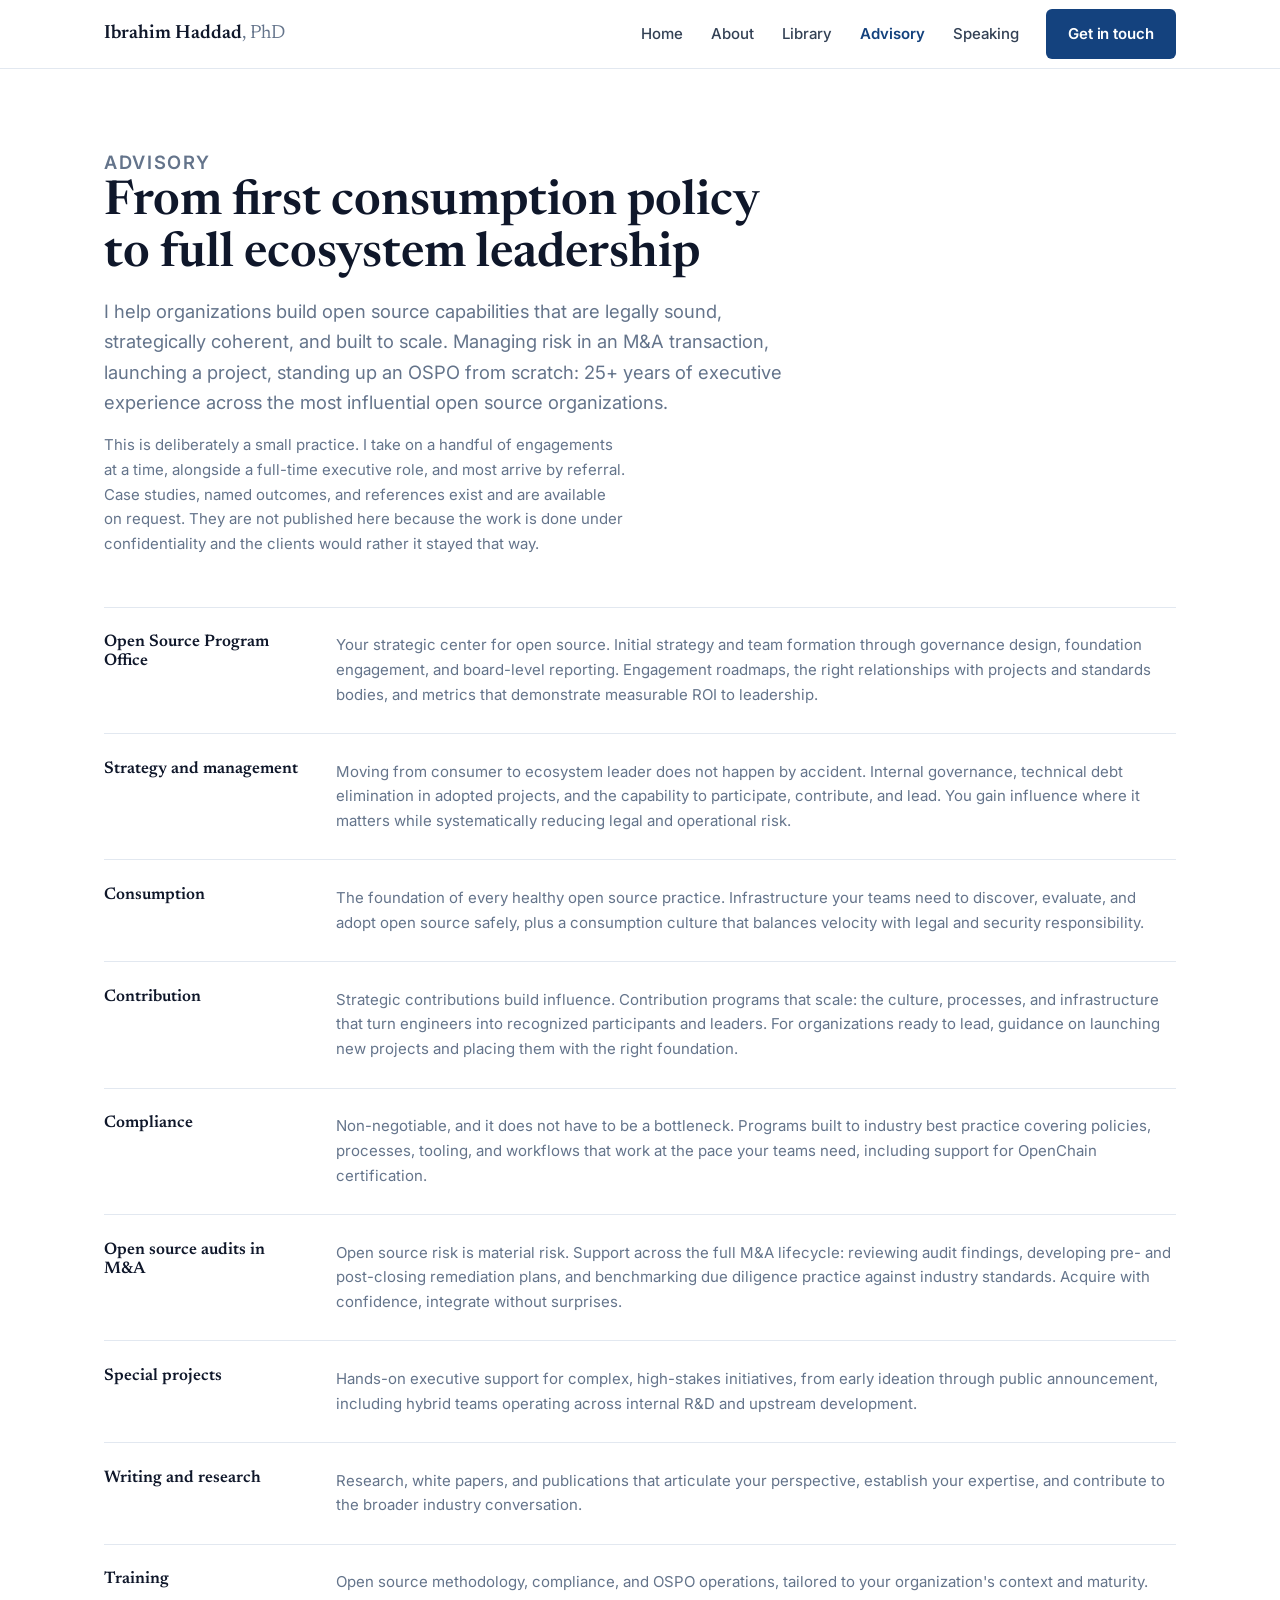
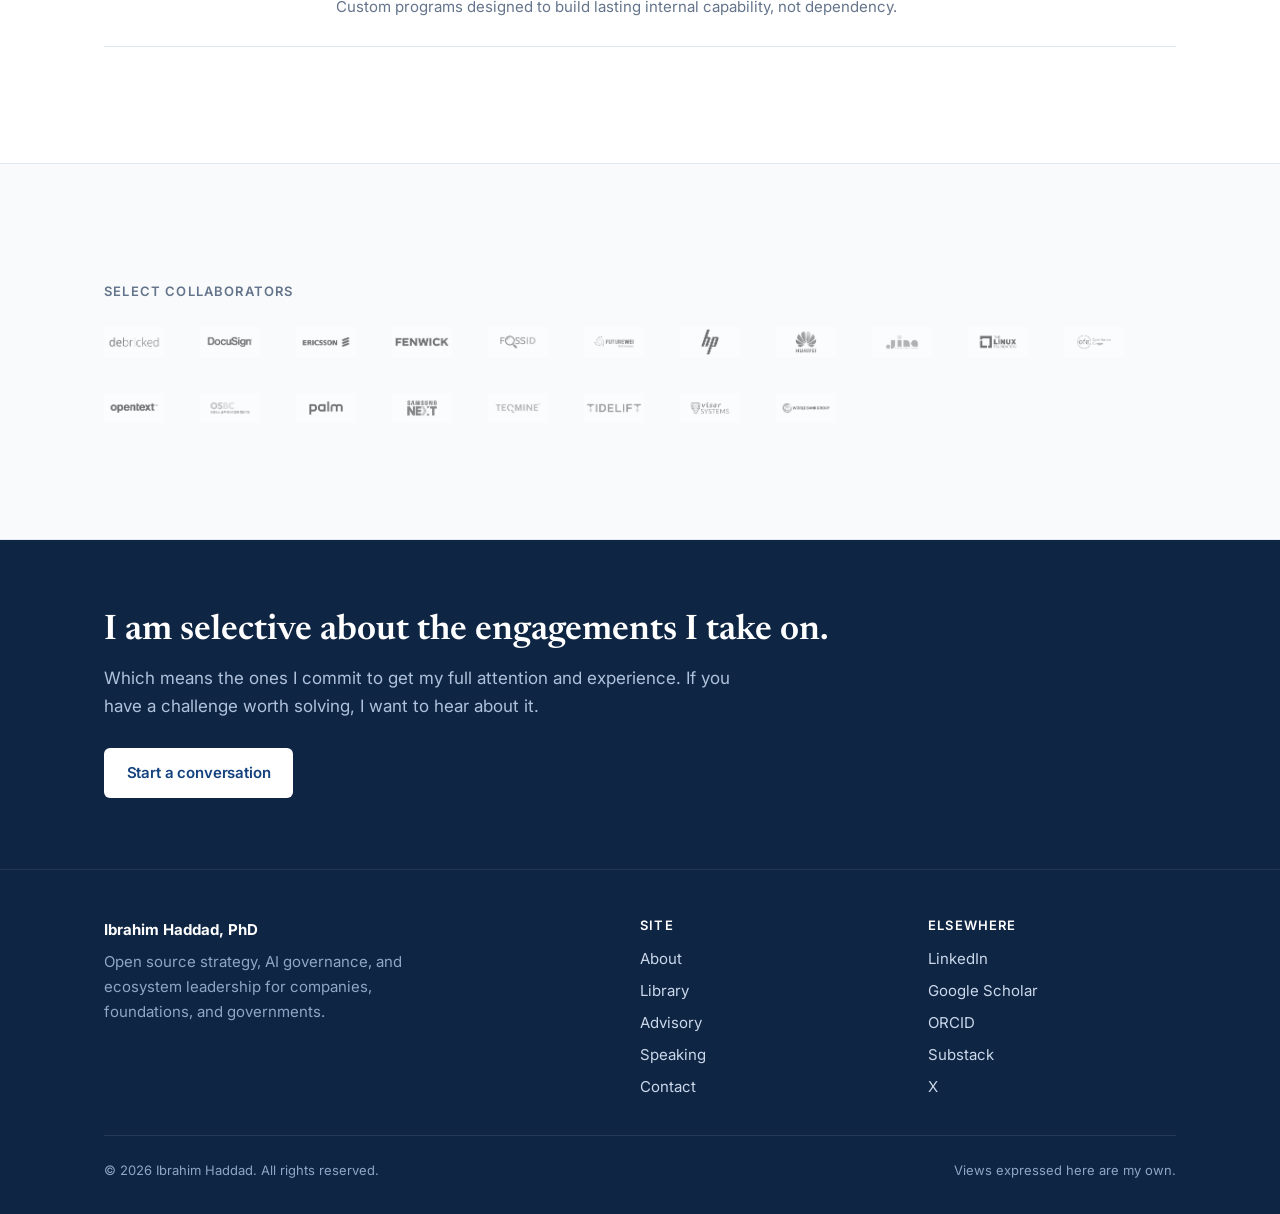
<file: advisory/index.html>
<!DOCTYPE html>
<html lang="en">
<head>
<meta charset="utf-8">
<meta name="viewport" content="width=device-width, initial-scale=1">
<title>Advisory - Ibrahim Haddad, PhD</title>
<meta name="description" content="Open source strategy consulting for enterprises, foundations, and government. OSPO design, governance, compliance, contribution strategy, and open source risk in M&A transactions.">
<link rel="canonical" href="https://www.ibrahimatlinux.com/advisory/">
<meta property="og:type" content="website">
<meta property="og:site_name" content="Ibrahim Haddad, PhD">
<meta property="og:title" content="Advisory - Ibrahim Haddad, PhD">
<meta property="og:description" content="Open source strategy consulting for enterprises, foundations, and government. OSPO design, governance, compliance, contribution strategy, and open source risk in M&A transactions.">
<meta property="og:image" content="https://www.ibrahimatlinux.com/assets/img/og-card.png">
<meta property="og:image:width" content="1200">
<meta property="og:image:height" content="630">
<meta property="og:image:alt" content="Ibrahim Haddad, PhD. I have run both sides of open source.">
<meta name="twitter:card" content="summary_large_image">
<meta name="twitter:image" content="https://www.ibrahimatlinux.com/assets/img/og-card.png">
<link rel="preconnect" href="https://fonts.googleapis.com">
<link rel="preconnect" href="https://fonts.gstatic.com" crossorigin>
<link href="https://fonts.googleapis.com/css2?family=Inter:wght@400;500;600;700&family=Newsreader:ital,opsz,wght@0,6..72,400;0,6..72,500;0,6..72,600;1,6..72,400&display=swap" rel="stylesheet">
<link rel="icon" href="/favicon.ico" sizes="32x32">
<link rel="icon" href="/assets/img/favicon.svg" type="image/svg+xml">
<link rel="apple-touch-icon" href="/assets/img/apple-touch-icon.png">
<link rel="manifest" href="/site.webmanifest">
<meta name="theme-color" content="#14427E">
<link rel="stylesheet" href="/assets/css/site.css">
<script src="/assets/js/nav.js" defer></script>
<script src="/assets/js/external-links.js" defer></script>
<script type="application/ld+json">
  {
    "@context": "https://schema.org",
    "@graph": [
      {
        "@type": "Person",
        "@id": "https://www.ibrahimatlinux.com/#person",
        "name": "Ibrahim Haddad",
        "honorificSuffix": "PhD",
        "url": "https://www.ibrahimatlinux.com/",
        "image": "https://www.ibrahimatlinux.com/assets/img/ibrahim-haddad.jpg",
        "jobTitle": "Head of Infotainment Engineering",
        "worksFor": {
          "@type": "Organization",
          "name": "Volvo Cars"
        },
        "alumniOf": {
          "@type": "CollegeOrUniversity",
          "name": "Concordia University"
        },
        "knowsLanguage": [
          "en",
          "fr",
          "ar"
        ],
        "nationality": [
          {
            "@type": "Country",
            "name": "United States"
          },
          {
            "@type": "Country",
            "name": "Canada"
          }
        ],
        "knowsAbout": [
          "Open source strategy",
          "Open Source Program Office",
          "Open source license compliance",
          "Software Bill of Materials",
          "AI governance",
          "Model openness",
          "Open source in mergers and acquisitions",
          "Open source foundations and governance"
        ],
        "sameAs": [
          "https://www.linkedin.com/in/ibrahimhaddad/",
          "https://scholar.google.com/citations?user=FD0eth0AAAAJ&hl=en",
          "https://orcid.org/0009-0002-5528-9318",
          "https://substack.com/@ibrahimatlinux",
          "https://twitter.com/ibrahimatlinux"
        ]
      },
      {
        "@type": "WebSite",
        "@id": "https://www.ibrahimatlinux.com/#website",
        "url": "https://www.ibrahimatlinux.com/",
        "name": "Ibrahim Haddad, PhD",
        "inLanguage": "en",
        "publisher": {
          "@id": "https://www.ibrahimatlinux.com/#person"
        },
        "copyrightHolder": {
          "@id": "https://www.ibrahimatlinux.com/#person"
        }
      },
      {
        "@type": "WebPage",
        "@id": "https://www.ibrahimatlinux.com/advisory/#webpage",
        "url": "https://www.ibrahimatlinux.com/advisory/",
        "name": "Advisory - Ibrahim Haddad, PhD",
        "description": "Open source strategy consulting for enterprises, foundations, and government. OSPO design, governance, compliance, contribution strategy, and open source risk in M&A transactions.",
        "isPartOf": {
          "@id": "https://www.ibrahimatlinux.com/#website"
        },
        "about": {
          "@id": "https://www.ibrahimatlinux.com/#person"
        },
        "inLanguage": "en"
      },
      {
        "@type": "BreadcrumbList",
        "@id": "https://www.ibrahimatlinux.com/advisory/#breadcrumb",
        "itemListElement": [
          {
            "@type": "ListItem",
            "position": 1,
            "name": "Home",
            "item": "https://www.ibrahimatlinux.com/"
          },
          {
            "@type": "ListItem",
            "position": 2,
            "name": "Advisory",
            "item": "https://www.ibrahimatlinux.com/advisory/"
          }
        ]
      }
    ]
  }
</script>
</head>
<body>
<a class="skip" href="#main">Skip to content</a>

<header class="site-header">
  <div class="container site-header__inner">
    <a class="wordmark" href="/">Ibrahim Haddad<span>, PhD</span></a>
    <button class="nav-toggle" aria-label="Menu" aria-expanded="false">Menu</button>
    <nav class="nav" aria-label="Main">
      <a href="/">Home</a>
      <a href="/about/">About</a>
      <a href="/library/">Library</a>
      <a href="/advisory/" class="is-active" aria-current="page">Advisory</a>
      <a href="/speaking/">Speaking</a>
      <a href="/contact/" class="btn btn--primary">Get in touch</a>
    </nav>
  </div>
</header>

<main id="main">

  <section class="pagehead">
    <div class="container">
      <p class="eyebrow">Advisory</p>
      <h1>From first consumption policy to full ecosystem leadership</h1>
      <p>I help organizations build open source capabilities that are legally sound, strategically
      coherent, and built to scale. Managing risk in an M&amp;A transaction, launching a project,
      standing up an OSPO from scratch: 25+ years of executive experience across the most influential
      open source organizations.</p>
      <p style="margin-top:1rem; font-size:var(--fs-small)">This is deliberately a small practice.
      I take on a handful of engagements at a time, alongside a full-time executive role, and most
      arrive by referral. Case studies, named outcomes, and references exist and are available on
      request. They are not published here because the work is done under confidentiality and the
      clients would rather it stayed that way.</p>
    </div>
  </section>

  <section class="section">
    <div class="container">
      <div class="svc">
        <h3>Open Source Program Office</h3>
        <p>Your strategic center for open source. Initial strategy and team formation through governance design, foundation engagement, and board-level reporting. Engagement roadmaps, the right relationships with projects and standards bodies, and metrics that demonstrate measurable ROI to leadership.</p>
      </div>
      <div class="svc">
        <h3>Strategy and management</h3>
        <p>Moving from consumer to ecosystem leader does not happen by accident. Internal governance, technical debt elimination in adopted projects, and the capability to participate, contribute, and lead. You gain influence where it matters while systematically reducing legal and operational risk.</p>
      </div>
      <div class="svc">
        <h3>Consumption</h3>
        <p>The foundation of every healthy open source practice. Infrastructure your teams need to discover, evaluate, and adopt open source safely, plus a consumption culture that balances velocity with legal and security responsibility.</p>
      </div>
      <div class="svc">
        <h3>Contribution</h3>
        <p>Strategic contributions build influence. Contribution programs that scale: the culture, processes, and infrastructure that turn engineers into recognized participants and leaders. For organizations ready to lead, guidance on launching new projects and placing them with the right foundation.</p>
      </div>
      <div class="svc">
        <h3>Compliance</h3>
        <p>Non-negotiable, and it does not have to be a bottleneck. Programs built to industry best practice covering policies, processes, tooling, and workflows that work at the pace your teams need, including support for OpenChain certification.</p>
      </div>
      <div class="svc">
        <h3>Open source audits in M&amp;A</h3>
        <p>Open source risk is material risk. Support across the full M&amp;A lifecycle: reviewing audit findings, developing pre- and post-closing remediation plans, and benchmarking due diligence practice against industry standards. Acquire with confidence, integrate without surprises.</p>
      </div>
      <div class="svc">
        <h3>Special projects</h3>
        <p>Hands-on executive support for complex, high-stakes initiatives, from early ideation through public announcement, including hybrid teams operating across internal R&amp;D and upstream development.</p>
      </div>
      <div class="svc">
        <h3>Writing and research</h3>
        <p>Research, white papers, and publications that articulate your perspective, establish your expertise, and contribute to the broader industry conversation.</p>
      </div>
      <div class="svc" style="border-bottom:1px solid var(--line)">
        <h3>Training</h3>
        <p>Open source methodology, compliance, and OSPO operations, tailored to your organization's context and maturity. Custom programs designed to build lasting internal capability, not dependency.</p>
      </div>
    </div>
  </section>

  <section class="section section--alt">
    <div class="container">
      <p class="logobar__label" style="text-align:left">Select collaborators</p>
      <div class="logobar__row" style="justify-content:flex-start; gap:2.25rem">
        <img loading="lazy" src="/assets/img/collaborators/debricked.jpg" alt="Debricked">
        <img loading="lazy" src="/assets/img/collaborators/docusign.jpg" alt="DocuSign">
        <img loading="lazy" src="/assets/img/collaborators/ericsson.jpg" alt="Ericsson">
        <img loading="lazy" src="/assets/img/collaborators/fenwick.jpg" alt="Fenwick">
        <img loading="lazy" src="/assets/img/collaborators/fossid.jpg" alt="FOSSID">
        <img loading="lazy" src="/assets/img/collaborators/futurewei.jpg" alt="Futurewei">
        <img loading="lazy" src="/assets/img/collaborators/hp.jpg" alt="HP">
        <img loading="lazy" src="/assets/img/collaborators/huawei.jpg" alt="Huawei">
        <img loading="lazy" src="/assets/img/collaborators/jina-ai.jpg" alt="Jina AI">
        <img loading="lazy" src="/assets/img/collaborators/linux-foundation.jpg" alt="The Linux Foundation">
        <img loading="lazy" src="/assets/img/collaborators/openforum-europe.jpg" alt="OpenForum Europe">
        <img loading="lazy" src="/assets/img/collaborators/opentext.jpg" alt="OpenText">
        <img loading="lazy" src="/assets/img/collaborators/osbc.jpg" alt="OSBC">
        <img loading="lazy" src="/assets/img/collaborators/palm.jpg" alt="Palm">
        <img loading="lazy" src="/assets/img/collaborators/samsung-next.jpg" alt="Samsung NEXT">
        <img loading="lazy" src="/assets/img/collaborators/teqmine.jpg" alt="Teqmine">
        <img loading="lazy" src="/assets/img/collaborators/tidelift.jpg" alt="Tidelift">
        <img loading="lazy" src="/assets/img/collaborators/visar-systems.png" alt="Visar Systems">
        <img loading="lazy" src="/assets/img/collaborators/world-bank-group.jpg" alt="World Bank Group">
      </div>
    </div>
  </section>

  <section class="cta">
    <div class="container">
      <h2>I am selective about the engagements I take on.</h2>
      <p>Which means the ones I commit to get my full attention and experience. If you have a
      challenge worth solving, I want to hear about it.</p>
      <div class="btn-row"><a class="btn btn--onDark" href="/contact/">Start a conversation</a></div>
    </div>
  </section>
</main>

<footer class="site-footer">
  <div class="container">
    <div class="footer__grid">
      <div>
        <p style="color:#fff; font-weight:700; margin-bottom:.5rem">Ibrahim Haddad, PhD</p>
        <p style="margin-bottom:0; max-width:38ch">Open source strategy, AI governance, and
        ecosystem leadership for companies, foundations, and governments.</p>
      </div>
      <div>
        <h4>Site</h4>
        <ul>
          <li><a href="/about/">About</a></li>
          <li><a href="/library/">Library</a></li>
          <li><a href="/advisory/">Advisory</a></li>
          <li><a href="/speaking/">Speaking</a></li>
          <li><a href="/contact/">Contact</a></li>
        </ul>
      </div>
      <div>
        <h4>Elsewhere</h4>
        <ul>
          <li><a href="https://www.linkedin.com/in/ibrahimhaddad/" rel="me noopener" target="_blank">LinkedIn</a></li>
          <li><a href="https://scholar.google.com/citations?user=FD0eth0AAAAJ&amp;hl=en" rel="me noopener" target="_blank">Google Scholar</a></li>
          <li><a href="https://orcid.org/0009-0002-5528-9318" rel="me noopener" target="_blank">ORCID</a></li>
          <li><a href="https://substack.com/@ibrahimatlinux" rel="me noopener" target="_blank">Substack</a></li>
          <li><a href="https://twitter.com/ibrahimatlinux" rel="me noopener" target="_blank">X</a></li>
        </ul>
      </div>
    </div>
    <div class="footer__bottom">
      <span>&copy; <span id="yr">2026</span> Ibrahim Haddad. All rights reserved.</span>
      <span>Views expressed here are my own.</span>
    </div>
  </div>
</footer>
<script>document.getElementById('yr').textContent=new Date().getFullYear();</script>
</body>
</html>
</file>
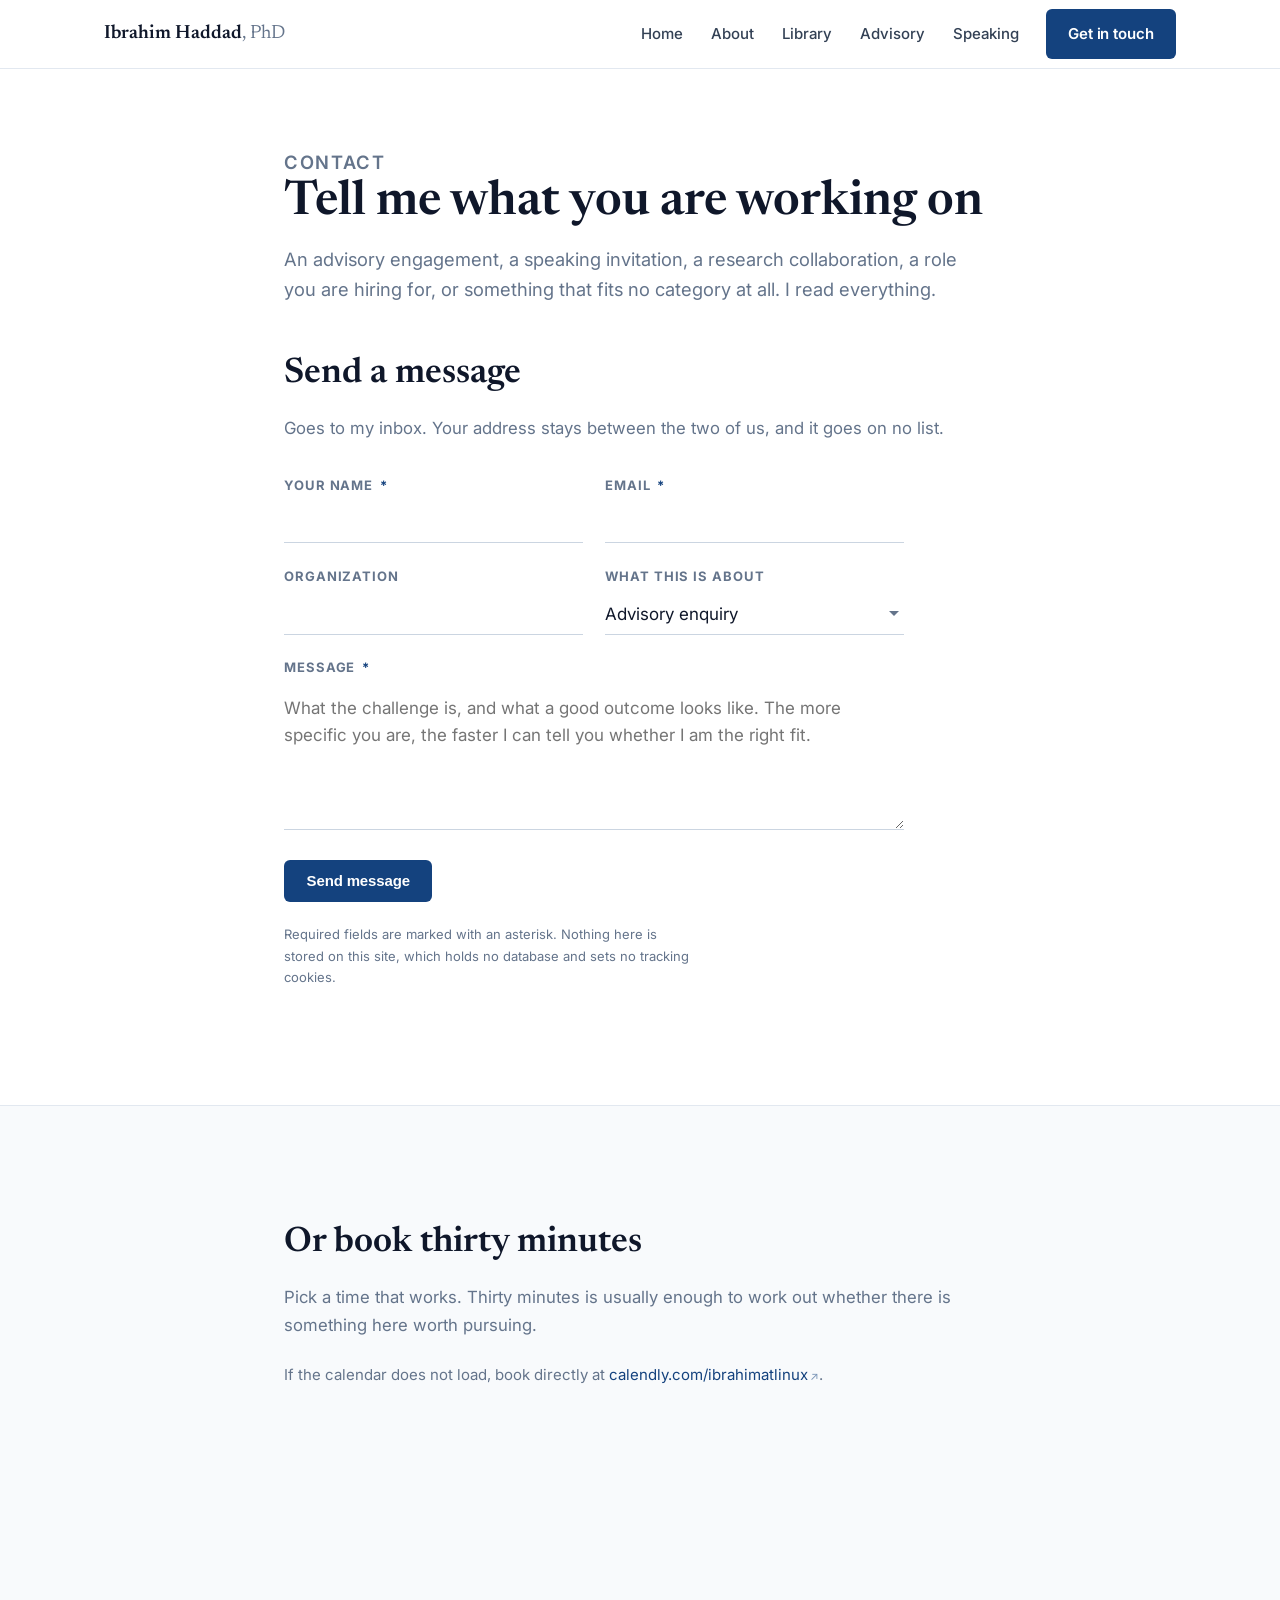
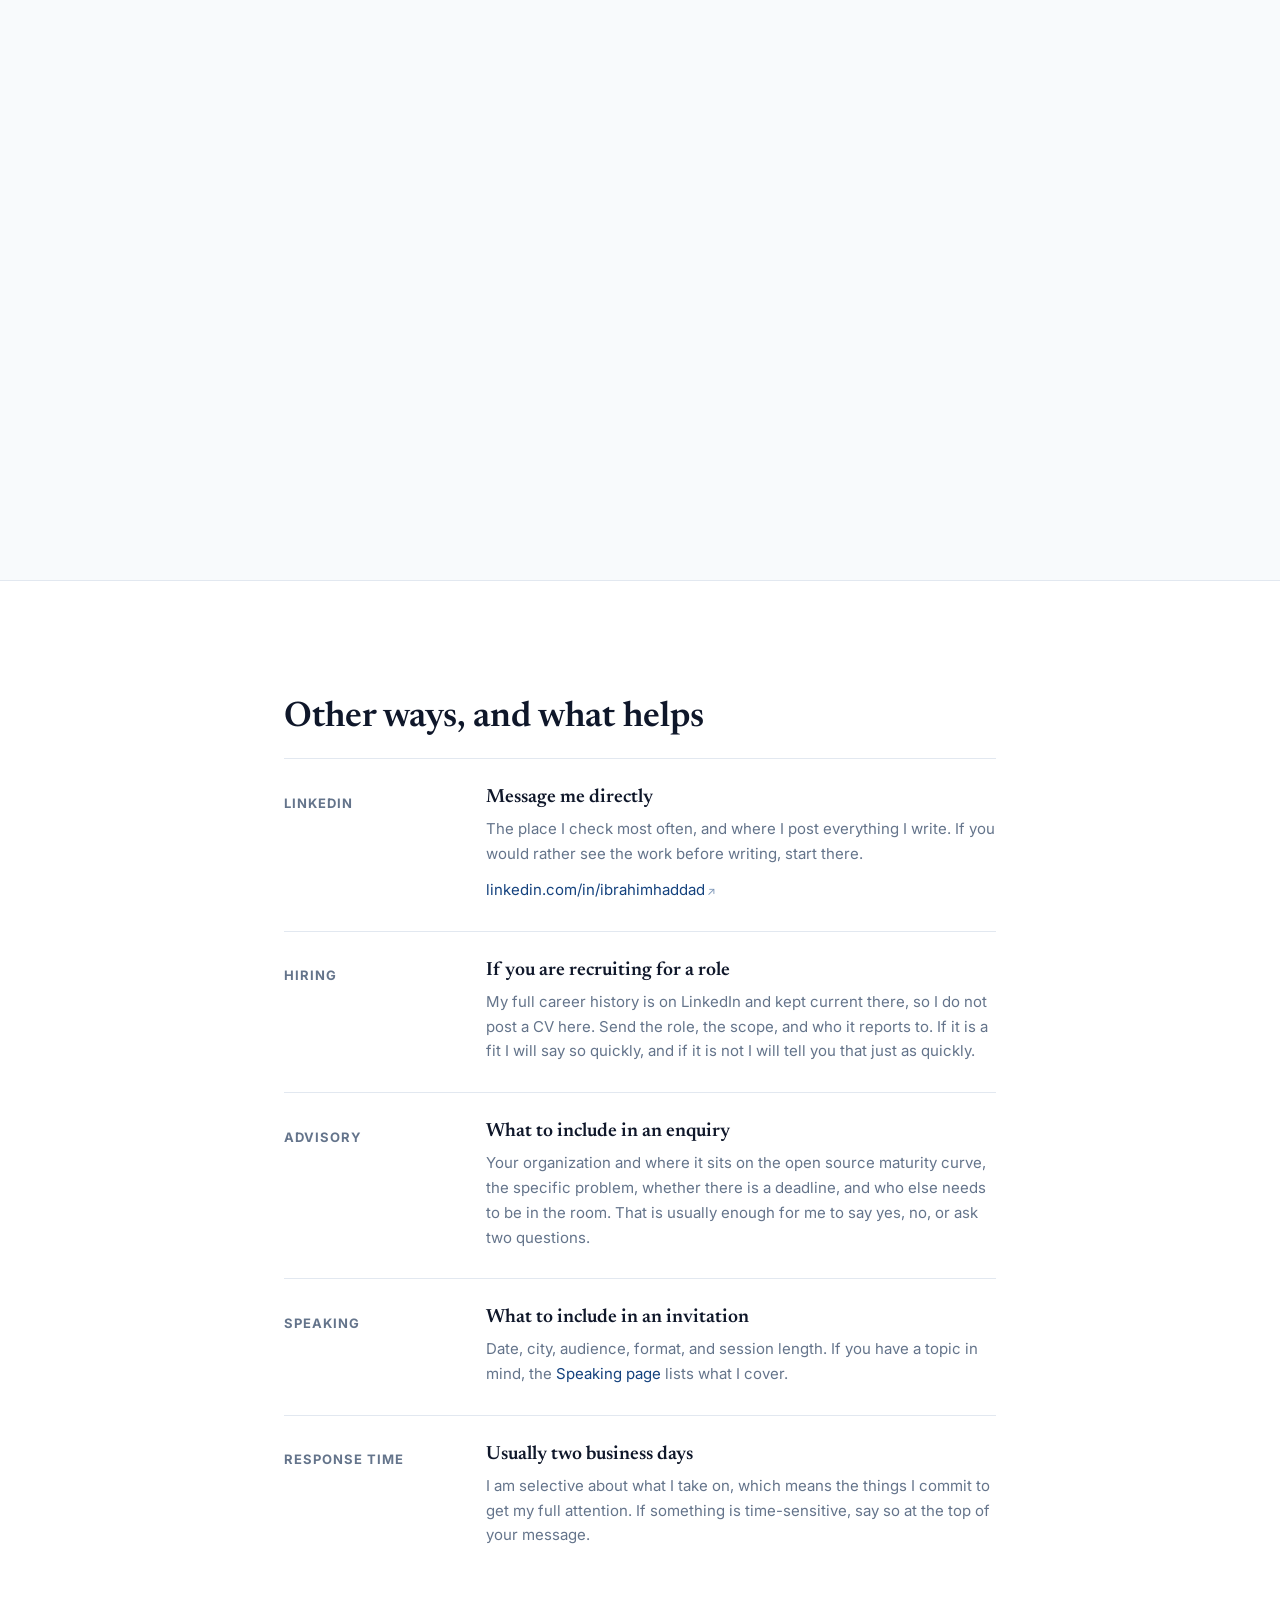
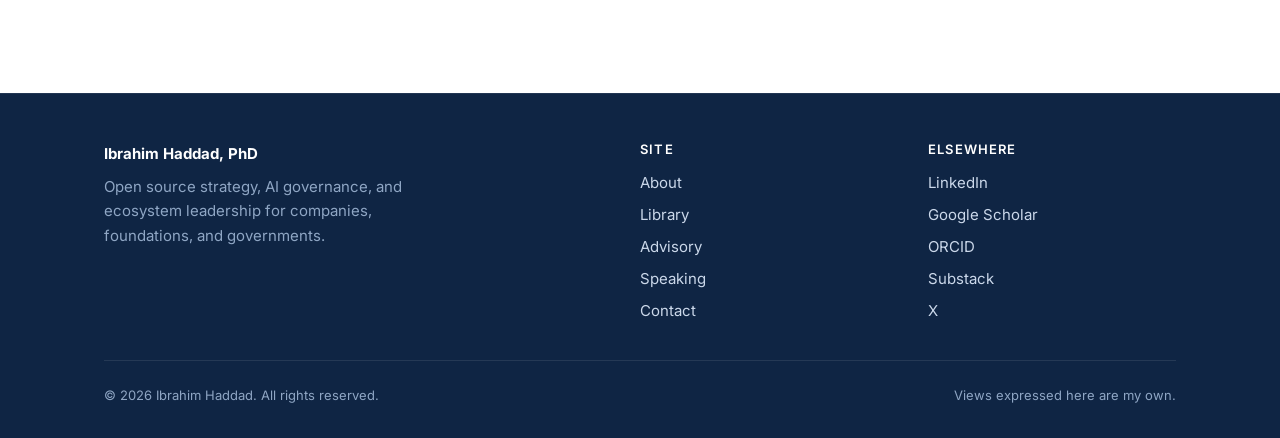
<file: contact/index.html>
<!DOCTYPE html>
<html lang="en">
<head>
<meta charset="utf-8">
<meta name="viewport" content="width=device-width, initial-scale=1">
<title>Contact - Ibrahim Haddad, PhD</title>
<meta name="description" content="Get in touch about advisory engagements, speaking invitations, research collaborations, or media enquiries.">
<link rel="canonical" href="https://www.ibrahimatlinux.com/contact/">
<meta property="og:type" content="website">
<meta property="og:site_name" content="Ibrahim Haddad, PhD">
<meta property="og:title" content="Contact - Ibrahim Haddad, PhD">
<meta property="og:description" content="Get in touch about advisory engagements, speaking invitations, research collaborations, or media enquiries.">
<meta property="og:image" content="https://www.ibrahimatlinux.com/assets/img/og-card.png">
<meta property="og:image:width" content="1200">
<meta property="og:image:height" content="630">
<meta property="og:image:alt" content="Ibrahim Haddad, PhD. I have run both sides of open source.">
<meta name="twitter:card" content="summary_large_image">
<meta name="twitter:image" content="https://www.ibrahimatlinux.com/assets/img/og-card.png">
<link rel="preconnect" href="https://fonts.googleapis.com">
<link rel="preconnect" href="https://fonts.gstatic.com" crossorigin>
<link href="https://fonts.googleapis.com/css2?family=Inter:wght@400;500;600;700&family=Newsreader:ital,opsz,wght@0,6..72,400;0,6..72,500;0,6..72,600;1,6..72,400&display=swap" rel="stylesheet">
<link rel="icon" href="/favicon.ico" sizes="32x32">
<link rel="icon" href="/assets/img/favicon.svg" type="image/svg+xml">
<link rel="apple-touch-icon" href="/assets/img/apple-touch-icon.png">
<link rel="manifest" href="/site.webmanifest">
<meta name="theme-color" content="#14427E">
<link rel="stylesheet" href="/assets/css/site.css">
<script src="/assets/js/nav.js" defer></script>
<script src="/assets/js/external-links.js" defer></script>
<script src="/assets/js/contact.js" defer></script>
<script type="application/ld+json">
  {
    "@context": "https://schema.org",
    "@graph": [
      {
        "@type": "Person",
        "@id": "https://www.ibrahimatlinux.com/#person",
        "name": "Ibrahim Haddad",
        "honorificSuffix": "PhD",
        "url": "https://www.ibrahimatlinux.com/",
        "image": "https://www.ibrahimatlinux.com/assets/img/ibrahim-haddad.jpg",
        "jobTitle": "Head of Infotainment Engineering",
        "worksFor": {
          "@type": "Organization",
          "name": "Volvo Cars"
        },
        "alumniOf": {
          "@type": "CollegeOrUniversity",
          "name": "Concordia University"
        },
        "knowsLanguage": [
          "en",
          "fr",
          "ar"
        ],
        "nationality": [
          {
            "@type": "Country",
            "name": "United States"
          },
          {
            "@type": "Country",
            "name": "Canada"
          }
        ],
        "knowsAbout": [
          "Open source strategy",
          "Open Source Program Office",
          "Open source license compliance",
          "Software Bill of Materials",
          "AI governance",
          "Model openness",
          "Open source in mergers and acquisitions",
          "Open source foundations and governance"
        ],
        "sameAs": [
          "https://www.linkedin.com/in/ibrahimhaddad/",
          "https://scholar.google.com/citations?user=FD0eth0AAAAJ&hl=en",
          "https://orcid.org/0009-0002-5528-9318",
          "https://substack.com/@ibrahimatlinux",
          "https://twitter.com/ibrahimatlinux"
        ]
      },
      {
        "@type": "WebSite",
        "@id": "https://www.ibrahimatlinux.com/#website",
        "url": "https://www.ibrahimatlinux.com/",
        "name": "Ibrahim Haddad, PhD",
        "inLanguage": "en",
        "publisher": {
          "@id": "https://www.ibrahimatlinux.com/#person"
        },
        "copyrightHolder": {
          "@id": "https://www.ibrahimatlinux.com/#person"
        }
      },
      {
        "@type": "WebPage",
        "@id": "https://www.ibrahimatlinux.com/contact/#webpage",
        "url": "https://www.ibrahimatlinux.com/contact/",
        "name": "Contact - Ibrahim Haddad, PhD",
        "description": "Get in touch about advisory engagements, speaking invitations, research collaborations, or media enquiries.",
        "isPartOf": {
          "@id": "https://www.ibrahimatlinux.com/#website"
        },
        "about": {
          "@id": "https://www.ibrahimatlinux.com/#person"
        },
        "inLanguage": "en"
      },
      {
        "@type": "BreadcrumbList",
        "@id": "https://www.ibrahimatlinux.com/contact/#breadcrumb",
        "itemListElement": [
          {
            "@type": "ListItem",
            "position": 1,
            "name": "Home",
            "item": "https://www.ibrahimatlinux.com/"
          },
          {
            "@type": "ListItem",
            "position": 2,
            "name": "Contact",
            "item": "https://www.ibrahimatlinux.com/contact/"
          }
        ]
      }
    ]
  }
</script>
</head>
<body>
<a class="skip" href="#main">Skip to content</a>

<header class="site-header">
  <div class="container site-header__inner">
    <a class="wordmark" href="/">Ibrahim Haddad<span>, PhD</span></a>
    <button class="nav-toggle" aria-label="Menu" aria-expanded="false">Menu</button>
    <nav class="nav" aria-label="Main">
      <a href="/">Home</a>
      <a href="/about/">About</a>
      <a href="/library/">Library</a>
      <a href="/advisory/">Advisory</a>
      <a href="/speaking/">Speaking</a>
      <a href="/contact/" class="btn btn--primary">Get in touch</a>
    </nav>
  </div>
</header>

<main id="main">

  <section class="pagehead">
    <div class="container narrow">
      <p class="eyebrow">Contact</p>
      <h1>Tell me what you are working on</h1>
      <p>An advisory engagement, a speaking invitation, a research collaboration, a role you
      are hiring for, or something that fits no category at all. I read everything.</p>
    </div>
  </section>

  <section class="section">
    <div class="container narrow">
      <div class="section-head" style="margin-bottom:2rem">
        <h2>Send a message</h2>
        <p>Goes to my inbox. Your address stays between the two of us, and it goes on no list.</p>
      </div>

      <!-- ====================================================================
           HOW THIS FORM DELIVERS MAIL

           There is no server here, so the form posts to Web3Forms, which relays
           to the address registered against the access_key below.

           The access key is live. It is safe to have in public: it is a routing
           identifier, not a secret. Anyone can read it, and it still reveals
           nothing about where mail goes. The destination address is never
           written into this file, never reaches the browser, and never appears
           in the network request. That is the whole reason the form exists
           rather than a mailto: link, which scrapers harvest within days.

           What the key CAN do, if someone copies it, is post to the form from
           somewhere else. The result is junk mail, not exposure. If that ever
           starts happening, generate a new key at https://web3forms.com against
           the same address and swap it in here.

           To point the form at a different inbox: create a key for that address
           and replace the value below. Nothing else needs to change.
           ==================================================================== -->

      <form id="contact-form" class="form"
            action="https://api.web3forms.com/submit" method="POST">

        <input type="hidden" name="access_key" value="00f1269a-b0e7-44af-a76d-7ef61e6f810a">
        <input type="hidden" name="from_name" value="ibrahimatlinux.com">
        <input type="hidden" name="subject" value="New enquiry from ibrahimatlinux.com">

        <!-- Only used when JavaScript is off. contact.js cancels the normal
             submit and posts in the background instead. -->
        <input type="hidden" name="redirect" value="https://www.ibrahimatlinux.com/contact/thanks/">

        <!-- Honeypot. Bots fill every field they can see; nobody else can see
             this one. Web3Forms rejects anything that arrives with it set. -->
        <label class="form__hp" for="botcheck" aria-hidden="true" tabindex="-1">
          Leave this field empty
          <input type="checkbox" name="botcheck" id="botcheck" tabindex="-1" autocomplete="off">
        </label>

        <div class="form__row--split">
          <div class="form__row">
            <label for="f-name">Your name <span class="req" aria-hidden="true">*</span></label>
            <input id="f-name" name="name" type="text" required autocomplete="name">
          </div>
          <div class="form__row">
            <label for="f-email">Email <span class="req" aria-hidden="true">*</span></label>
            <input id="f-email" name="email" type="email" required autocomplete="email">
          </div>
        </div>

        <div class="form__row--split">
          <div class="form__row">
            <label for="f-org">Organization</label>
            <input id="f-org" name="organization" type="text" autocomplete="organization">
          </div>
          <div class="form__row">
            <label for="f-about">What this is about</label>
            <select id="f-about" name="What this is about">
              <option>Advisory enquiry</option>
              <option>Speaking invitation</option>
              <option>A role you are hiring for</option>
              <option>Research or writing collaboration</option>
              <option>Media or press</option>
              <option>Something else</option>
            </select>
          </div>
        </div>

        <div class="form__row">
          <label for="f-msg">Message <span class="req" aria-hidden="true">*</span></label>
          <textarea id="f-msg" name="message" required
                    placeholder="What the challenge is, and what a good outcome looks like. The more specific you are, the faster I can tell you whether I am the right fit."></textarea>
        </div>

        <div class="form__actions">
          <button class="btn btn--primary" type="submit">Send message</button>
          <p class="form__status" id="form-status" role="status" aria-live="polite"></p>
        </div>

        <p class="form__note">Required fields are marked with an asterisk. Nothing here is stored
        on this site, which holds no database and sets no tracking cookies.</p>
      </form>
    </div>
  </section>

  <section class="section section--alt">
    <div class="container narrow">
      <div class="section-head" style="margin-bottom:1.5rem">
        <h2>Or book thirty minutes</h2>
        <p>Pick a time that works. Thirty minutes is usually enough to work out whether there is
        something here worth pursuing.</p>
      </div>

      <!-- Calendly inline widget begin -->
      <div class="calendly">
        <div class="calendly-inline-widget"
             data-url="https://calendly.com/ibrahimatlinux/30-mins?hide_event_type_details=1&amp;hide_gdpr_banner=1&amp;primary_color=14427e"
             style="min-width:320px;height:700px;">
          <p class="calendly__fallback">
            If the calendar does not load, book directly at
            <a href="https://calendly.com/ibrahimatlinux/30-mins" target="_blank" rel="noopener">calendly.com/ibrahimatlinux</a>.
          </p>
        </div>
      </div>
      <script type="text/javascript" src="https://assets.calendly.com/assets/external/widget.js" async></script>
      <!-- Calendly inline widget end -->
    </div>
  </section>

  <section class="section">
    <div class="container narrow">
      <div class="section-head" style="margin-bottom:1rem">
        <h2>Other ways, and what helps</h2>
      </div>

      <div class="route">
        <div class="route__label">LinkedIn</div>
        <div>
          <h3>Message me directly</h3>
          <p>The place I check most often, and where I post everything I write. If you would
          rather see the work before writing, start there.</p>
          <p><a href="https://www.linkedin.com/in/ibrahimhaddad/" rel="me noopener" target="_blank">linkedin.com/in/ibrahimhaddad</a></p>
        </div>
      </div>

      <div class="route">
        <div class="route__label">Hiring</div>
        <div>
          <h3>If you are recruiting for a role</h3>
          <p>My full career history is on LinkedIn and kept current there, so I do not post a CV
          here. Send the role, the scope, and who it reports to. If it is a fit I will say so
          quickly, and if it is not I will tell you that just as quickly.</p>
        </div>
      </div>

      <div class="route">
        <div class="route__label">Advisory</div>
        <div>
          <h3>What to include in an enquiry</h3>
          <p>Your organization and where it sits on the open source maturity curve, the specific
          problem, whether there is a deadline, and who else needs to be in the room. That is
          usually enough for me to say yes, no, or ask two questions.</p>
        </div>
      </div>

      <div class="route">
        <div class="route__label">Speaking</div>
        <div>
          <h3>What to include in an invitation</h3>
          <p>Date, city, audience, format, and session length. If you have a topic in mind, the
          <a href="/speaking/">Speaking page</a> lists what I cover.</p>
        </div>
      </div>

      <div class="route">
        <div class="route__label">Response time</div>
        <div>
          <h3>Usually two business days</h3>
          <p>I am selective about what I take on, which means the things I commit to get my full
          attention. If something is time-sensitive, say so at the top of your message.</p>
        </div>
      </div>
    </div>
  </section>
</main>

<footer class="site-footer">
  <div class="container">
    <div class="footer__grid">
      <div>
        <p style="color:#fff; font-weight:700; margin-bottom:.5rem">Ibrahim Haddad, PhD</p>
        <p style="margin-bottom:0; max-width:38ch">Open source strategy, AI governance, and
        ecosystem leadership for companies, foundations, and governments.</p>
      </div>
      <div>
        <h4>Site</h4>
        <ul>
          <li><a href="/about/">About</a></li>
          <li><a href="/library/">Library</a></li>
          <li><a href="/advisory/">Advisory</a></li>
          <li><a href="/speaking/">Speaking</a></li>
          <li><a href="/contact/">Contact</a></li>
        </ul>
      </div>
      <div>
        <h4>Elsewhere</h4>
        <ul>
          <li><a href="https://www.linkedin.com/in/ibrahimhaddad/" rel="me noopener" target="_blank">LinkedIn</a></li>
          <li><a href="https://scholar.google.com/citations?user=FD0eth0AAAAJ&amp;hl=en" rel="me noopener" target="_blank">Google Scholar</a></li>
          <li><a href="https://orcid.org/0009-0002-5528-9318" rel="me noopener" target="_blank">ORCID</a></li>
          <li><a href="https://substack.com/@ibrahimatlinux" rel="me noopener" target="_blank">Substack</a></li>
          <li><a href="https://twitter.com/ibrahimatlinux" rel="me noopener" target="_blank">X</a></li>
        </ul>
      </div>
    </div>
    <div class="footer__bottom">
      <span>&copy; <span id="yr">2026</span> Ibrahim Haddad. All rights reserved.</span>
      <span>Views expressed here are my own.</span>
    </div>
  </div>
</footer>
<script>document.getElementById('yr').textContent=new Date().getFullYear();</script>
</body>
</html>
</file>
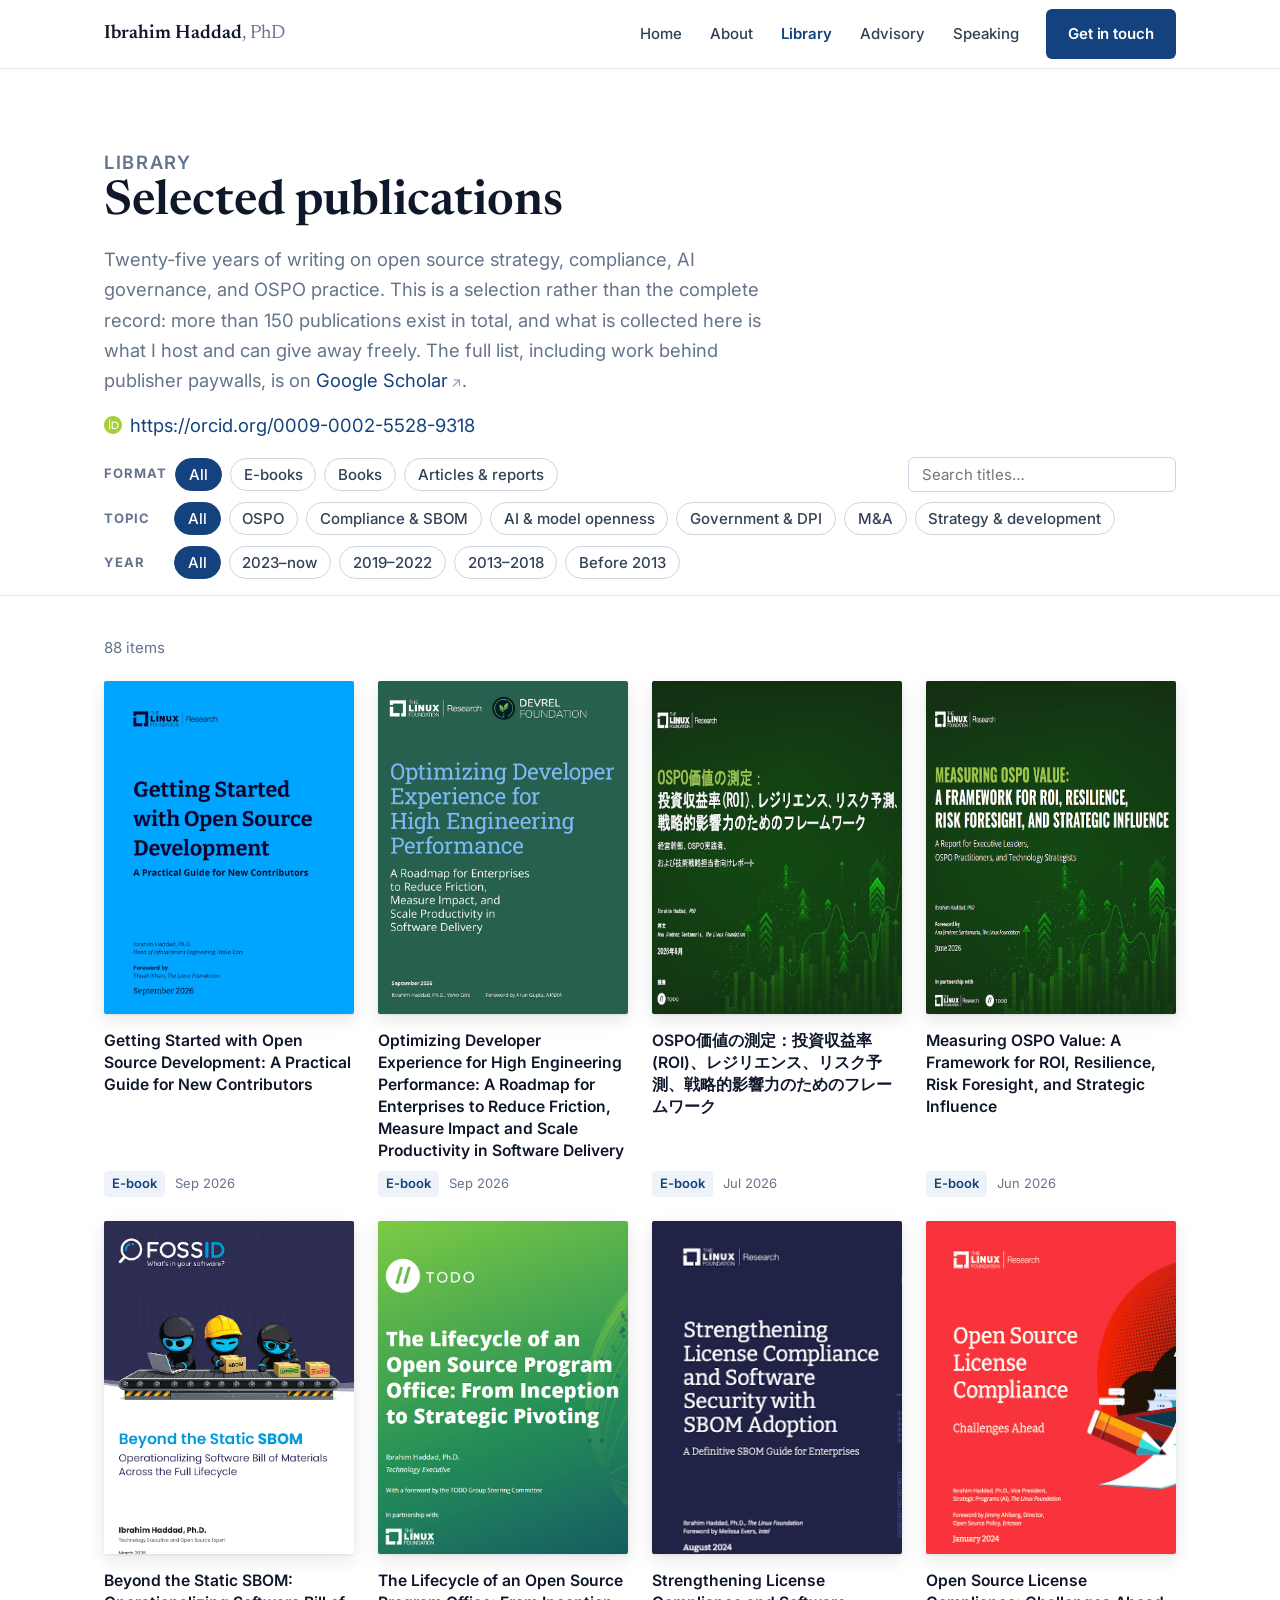
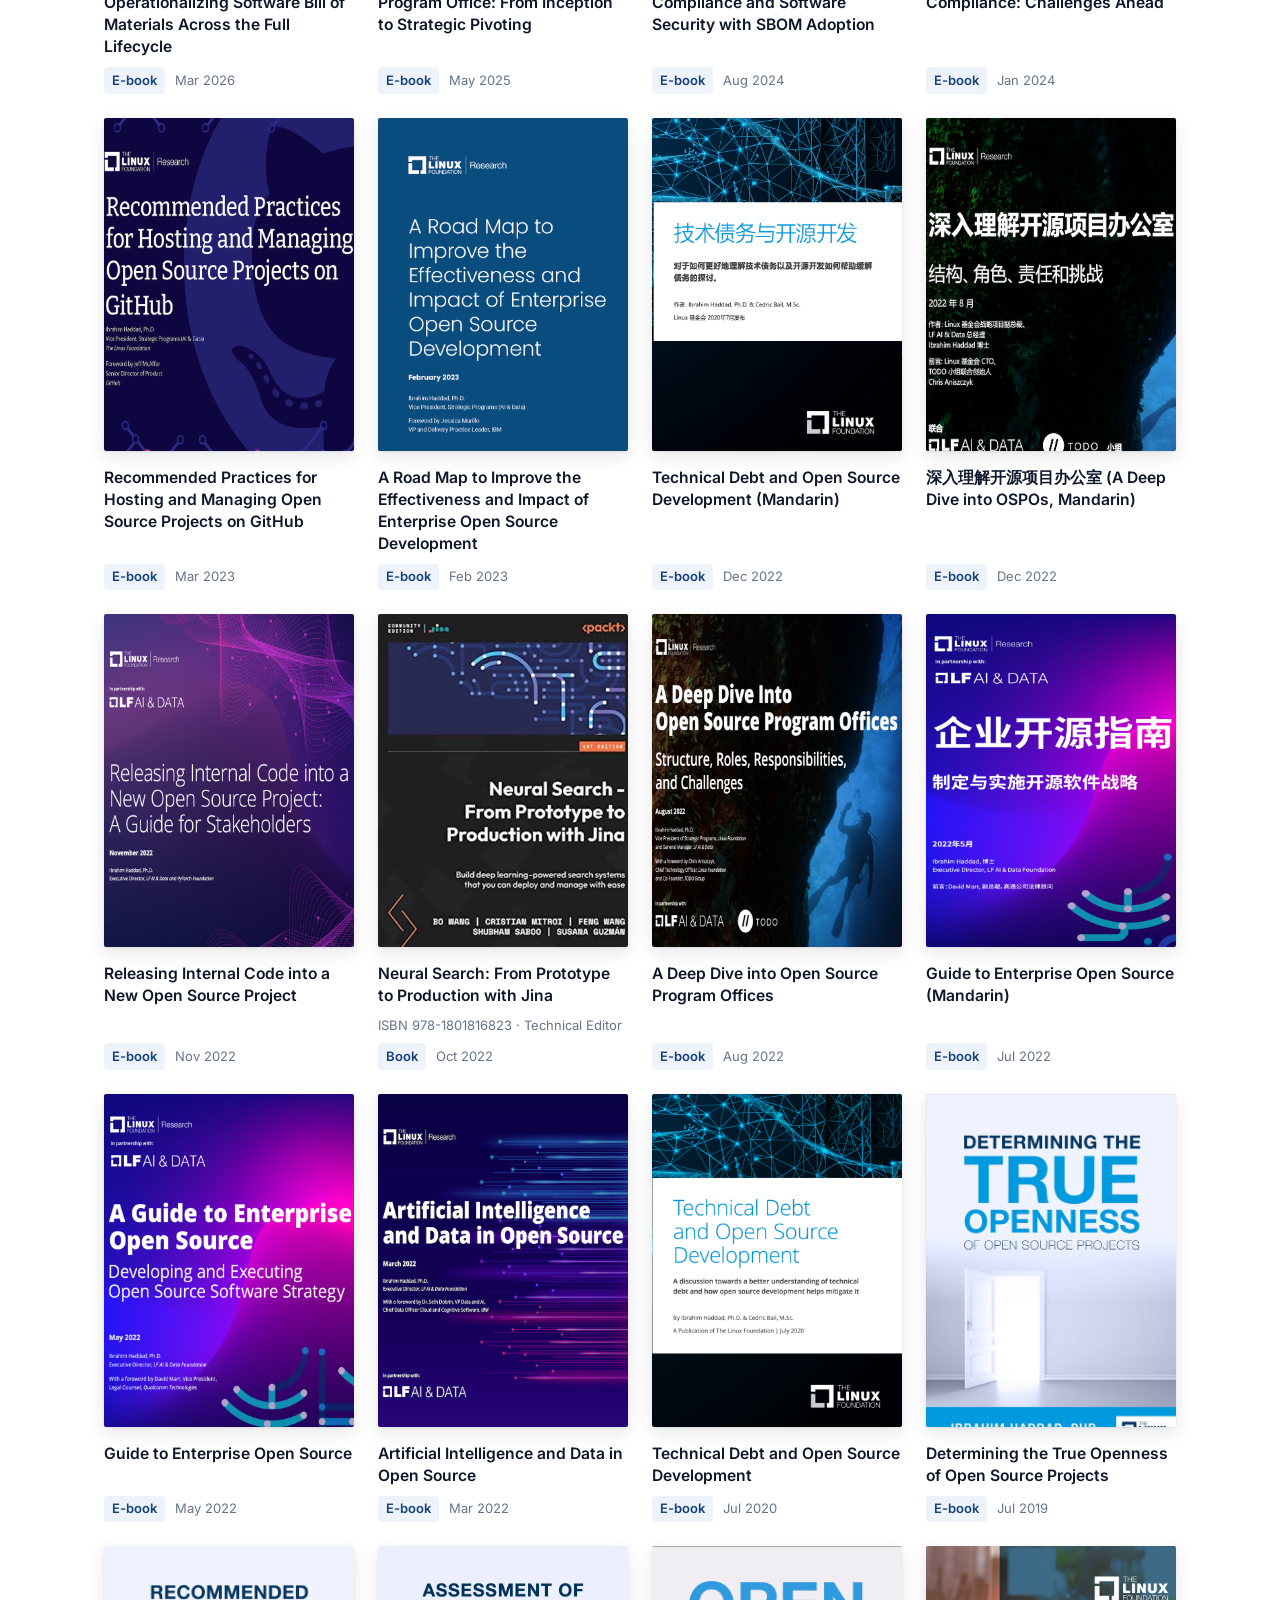
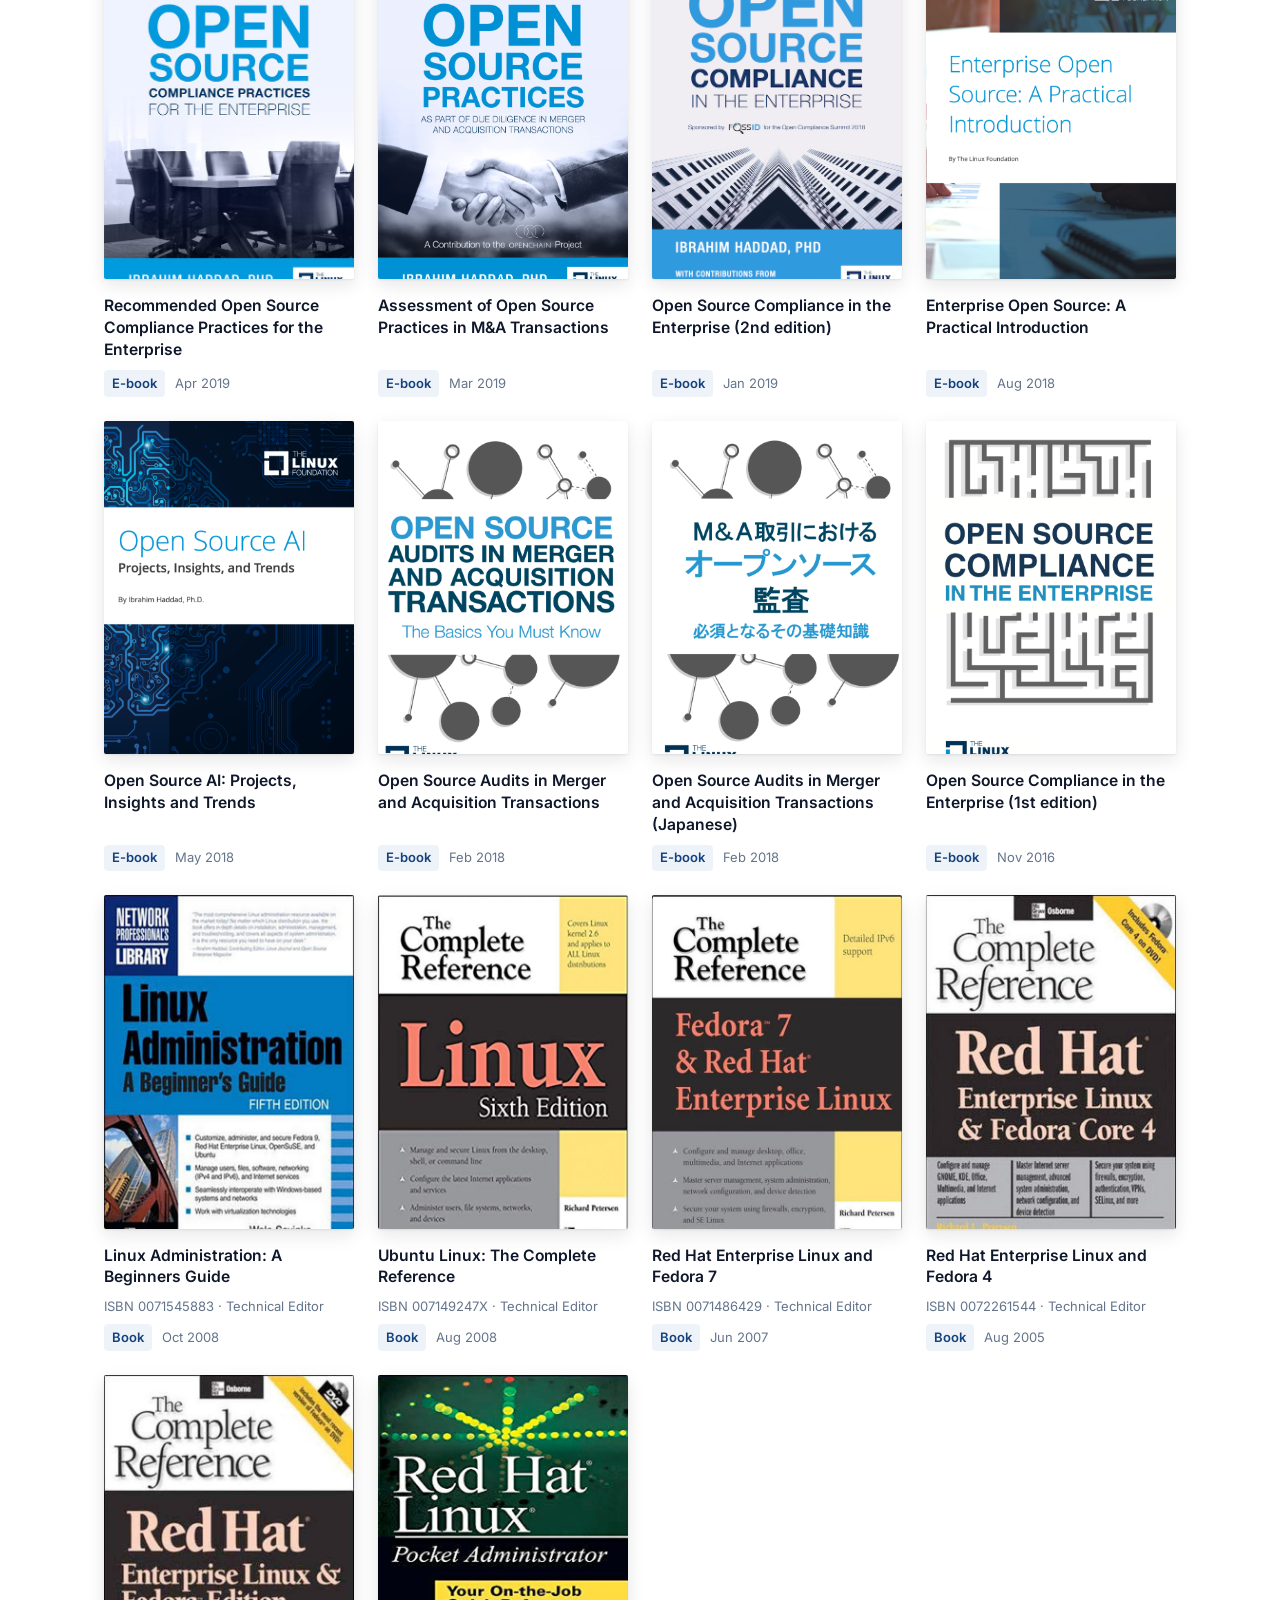
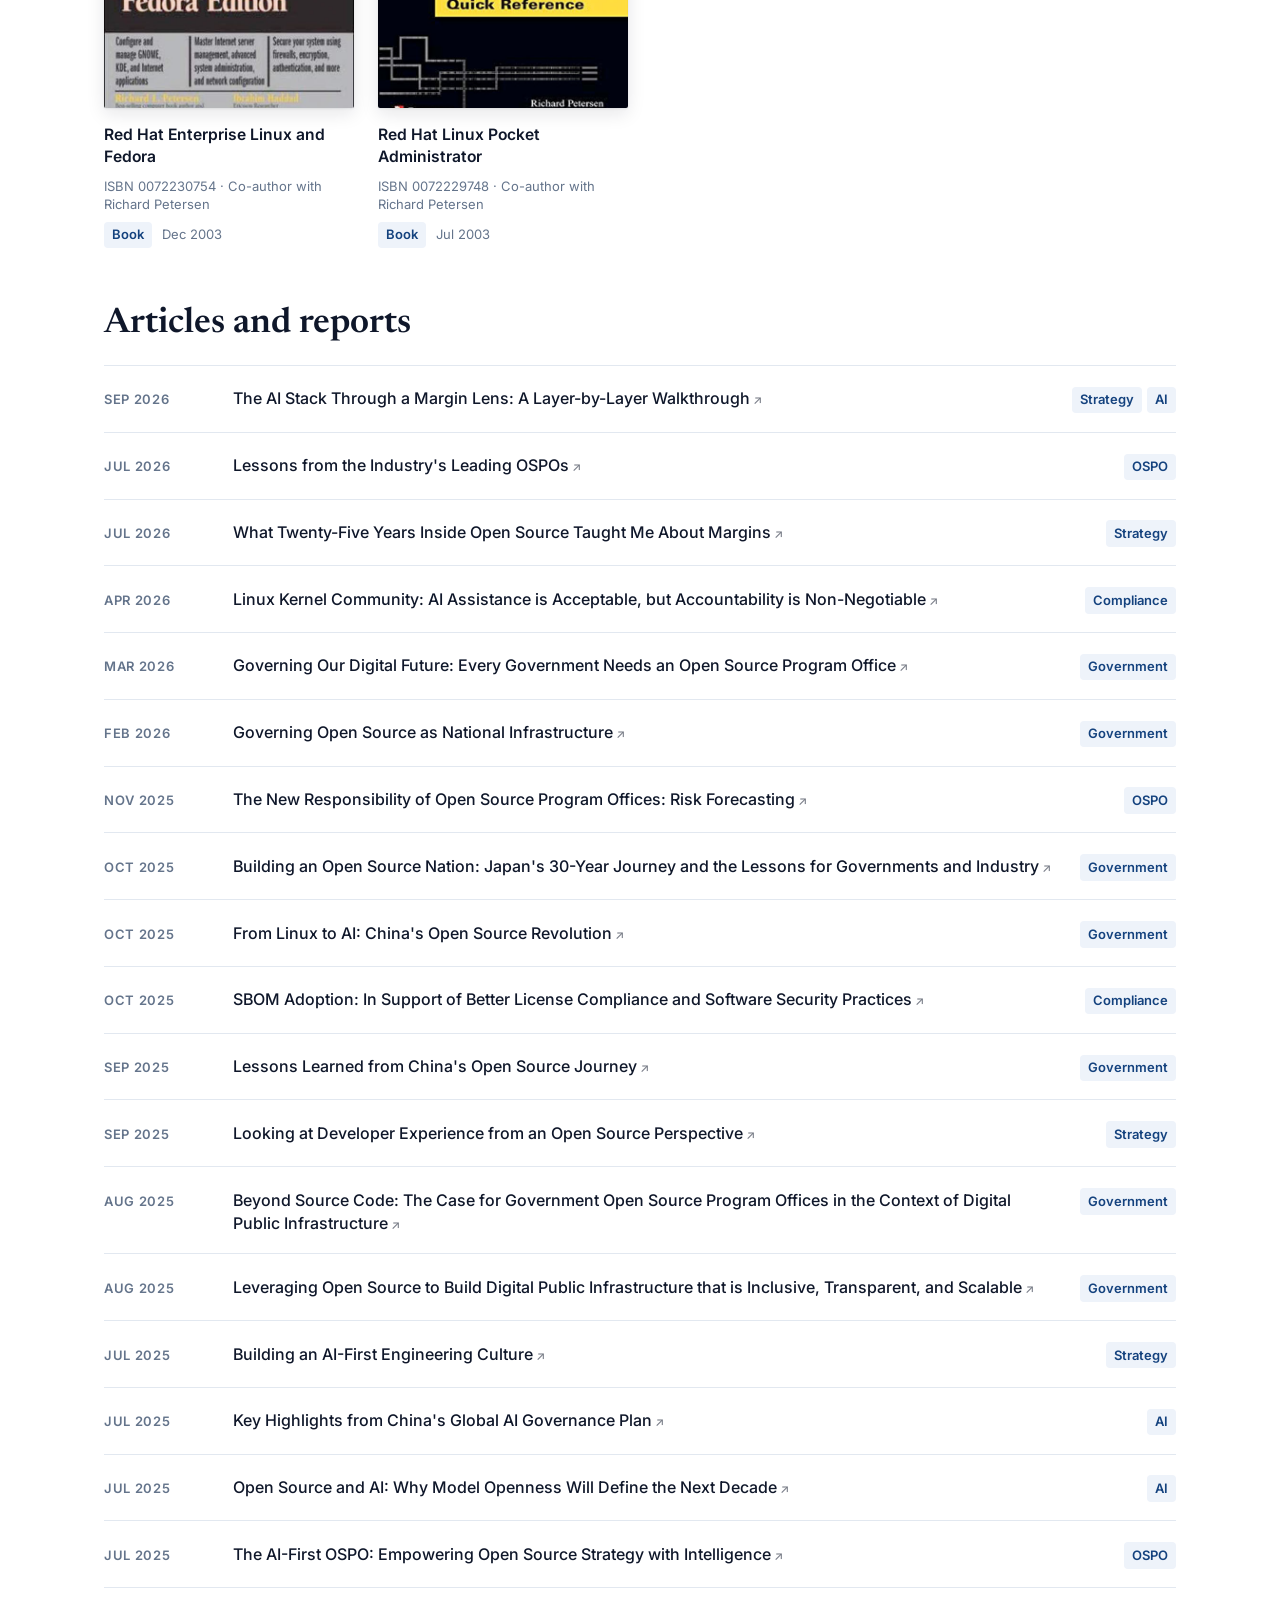
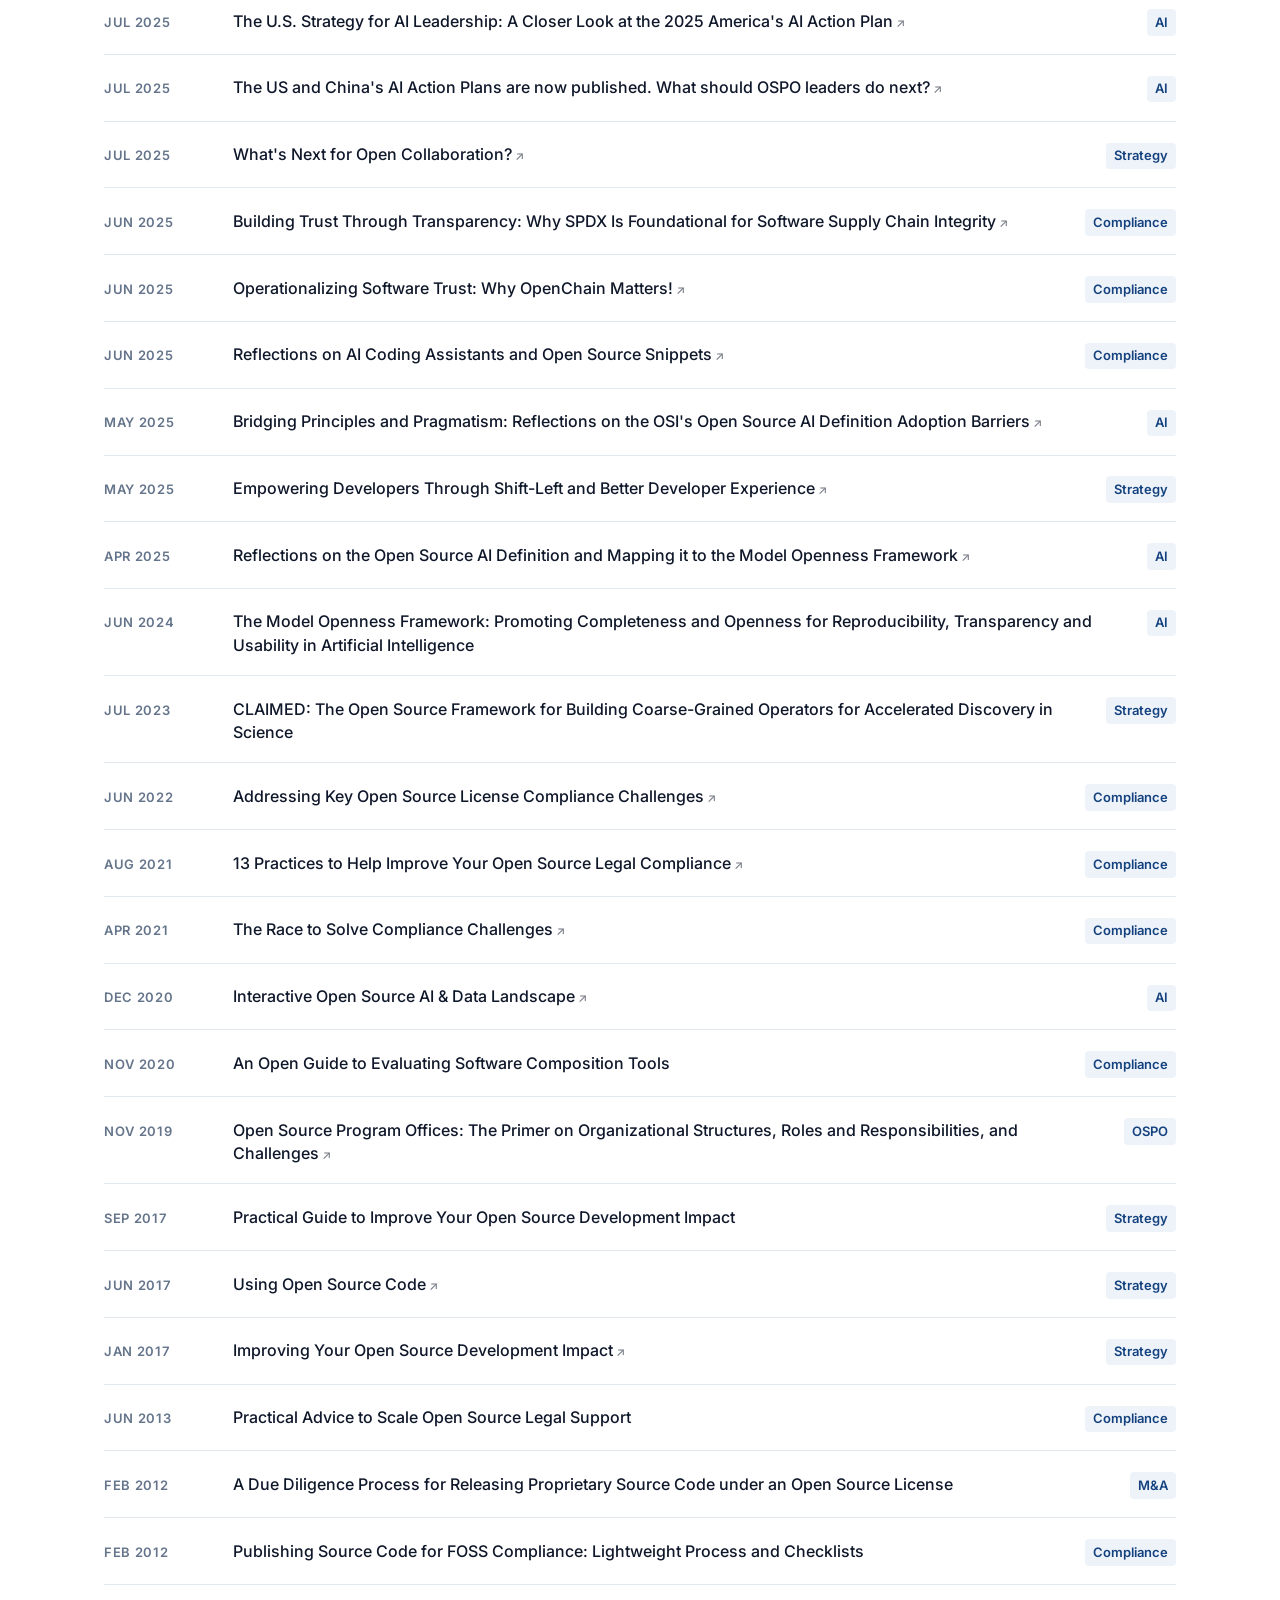
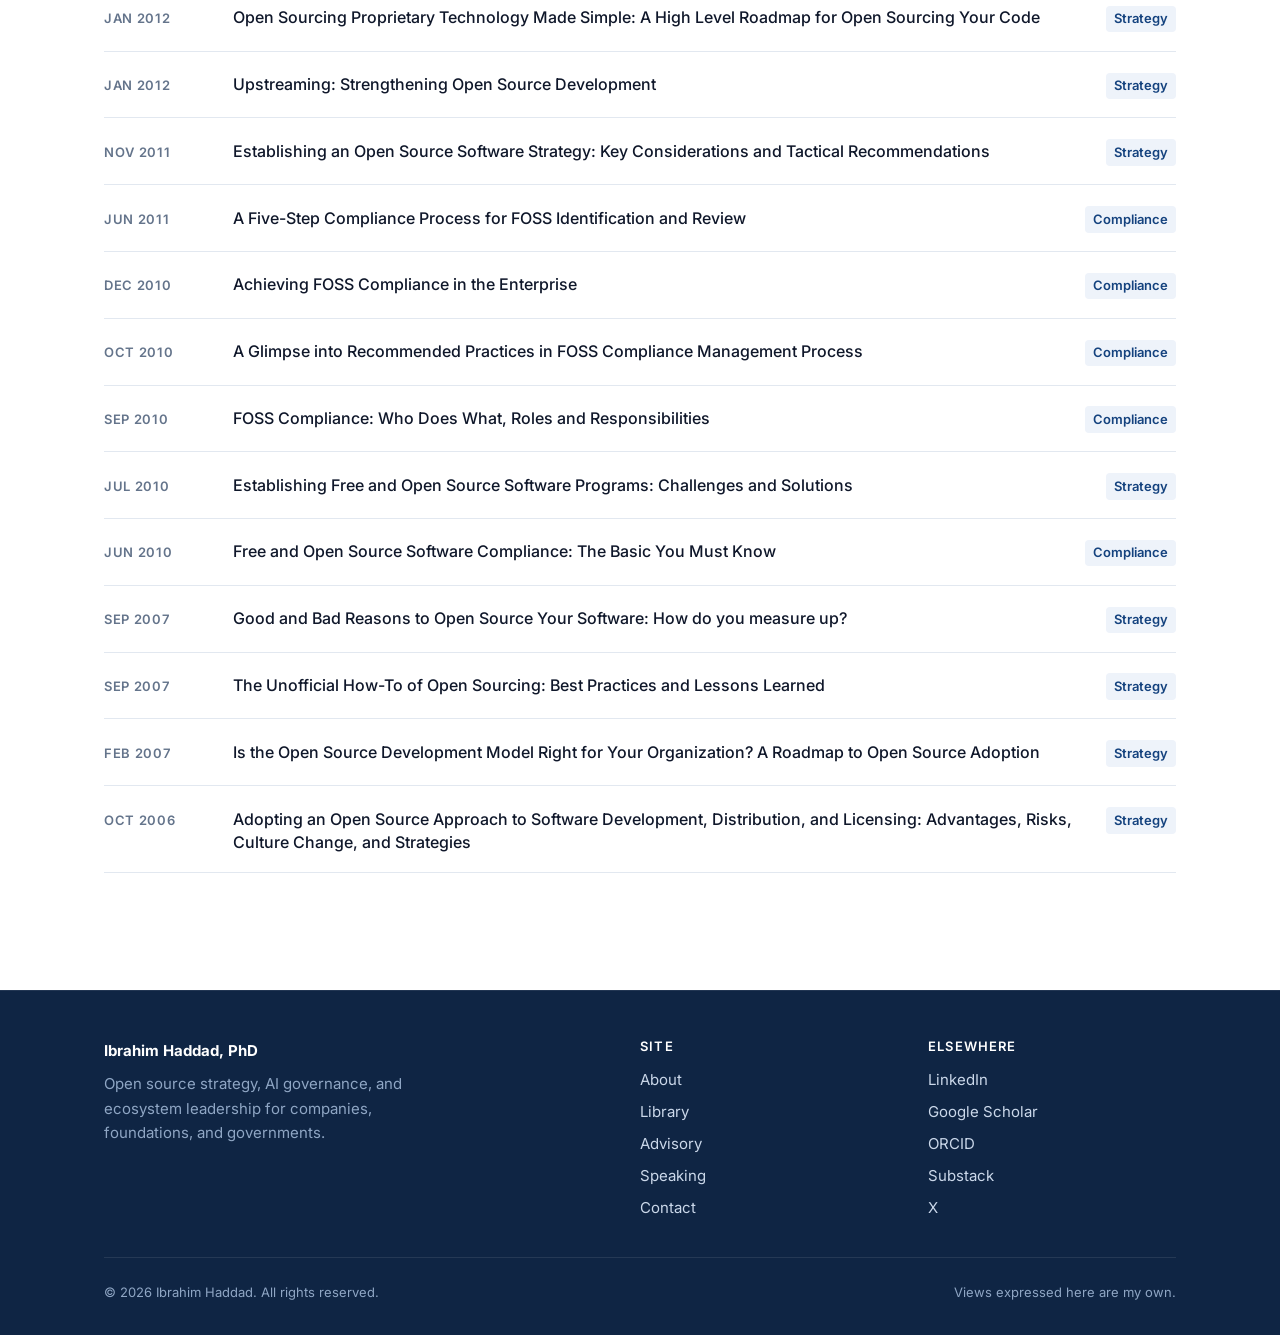
<file: library/index.html>
<!DOCTYPE html>
<html lang="en">
<head>
<meta charset="utf-8">
<meta name="viewport" content="width=device-width, initial-scale=1">
<title>Selected publications - Ibrahim Haddad, PhD</title>
<meta name="description" content="Selected books, e-books, reports and analysis on open source strategy, compliance, SBOM, AI governance and OSPO practice. Free to read, no email wall.">
<link rel="canonical" href="https://www.ibrahimatlinux.com/library/">
<meta property="og:type" content="website">
<meta property="og:site_name" content="Ibrahim Haddad, PhD">
<meta property="og:title" content="Selected publications - Ibrahim Haddad, PhD">
<meta property="og:description" content="Selected books, e-books, reports and analysis on open source strategy, compliance, SBOM, AI governance and OSPO practice. Free to read, no email wall.">
<meta property="og:image" content="https://www.ibrahimatlinux.com/assets/img/og-card.png">
<meta property="og:image:width" content="1200">
<meta property="og:image:height" content="630">
<meta property="og:image:alt" content="Ibrahim Haddad, PhD. I have run both sides of open source.">
<meta name="twitter:card" content="summary_large_image">
<meta name="twitter:image" content="https://www.ibrahimatlinux.com/assets/img/og-card.png">
<link rel="preconnect" href="https://fonts.googleapis.com">
<link rel="preconnect" href="https://fonts.gstatic.com" crossorigin>
<link href="https://fonts.googleapis.com/css2?family=Inter:wght@400;500;600;700&family=Newsreader:ital,opsz,wght@0,6..72,400;0,6..72,500;0,6..72,600;1,6..72,400&display=swap" rel="stylesheet">
<link rel="icon" href="/favicon.ico" sizes="32x32">
<link rel="icon" href="/assets/img/favicon.svg" type="image/svg+xml">
<link rel="apple-touch-icon" href="/assets/img/apple-touch-icon.png">
<link rel="manifest" href="/site.webmanifest">
<meta name="theme-color" content="#14427E">
<link rel="stylesheet" href="/assets/css/site.css">
<script src="/assets/js/nav.js" defer></script>
<script src="/assets/js/external-links.js" defer></script>
  <script src="/assets/js/library.js" defer></script>
<script type="application/ld+json">
  {
    "@context": "https://schema.org",
    "@graph": [
      {
        "@type": "Person",
        "@id": "https://www.ibrahimatlinux.com/#person",
        "name": "Ibrahim Haddad",
        "honorificSuffix": "PhD",
        "url": "https://www.ibrahimatlinux.com/",
        "image": "https://www.ibrahimatlinux.com/assets/img/ibrahim-haddad.jpg",
        "jobTitle": "Head of Infotainment Engineering",
        "worksFor": {
          "@type": "Organization",
          "name": "Volvo Cars"
        },
        "alumniOf": {
          "@type": "CollegeOrUniversity",
          "name": "Concordia University"
        },
        "knowsLanguage": [
          "en",
          "fr",
          "ar"
        ],
        "nationality": [
          {
            "@type": "Country",
            "name": "United States"
          },
          {
            "@type": "Country",
            "name": "Canada"
          }
        ],
        "knowsAbout": [
          "Open source strategy",
          "Open Source Program Office",
          "Open source license compliance",
          "Software Bill of Materials",
          "AI governance",
          "Model openness",
          "Open source in mergers and acquisitions",
          "Open source foundations and governance"
        ],
        "sameAs": [
          "https://www.linkedin.com/in/ibrahimhaddad/",
          "https://scholar.google.com/citations?user=FD0eth0AAAAJ&hl=en",
          "https://orcid.org/0009-0002-5528-9318",
          "https://substack.com/@ibrahimatlinux",
          "https://twitter.com/ibrahimatlinux"
        ]
      },
      {
        "@type": "WebSite",
        "@id": "https://www.ibrahimatlinux.com/#website",
        "url": "https://www.ibrahimatlinux.com/",
        "name": "Ibrahim Haddad, PhD",
        "inLanguage": "en",
        "publisher": {
          "@id": "https://www.ibrahimatlinux.com/#person"
        },
        "copyrightHolder": {
          "@id": "https://www.ibrahimatlinux.com/#person"
        }
      },
      {
        "@type": "WebPage",
        "@id": "https://www.ibrahimatlinux.com/library/#webpage",
        "url": "https://www.ibrahimatlinux.com/library/",
        "name": "Selected publications - Ibrahim Haddad, PhD",
        "description": "Selected books, e-books, reports and analysis on open source strategy, compliance, SBOM, AI governance and OSPO practice. Free to read, no email wall.",
        "isPartOf": {
          "@id": "https://www.ibrahimatlinux.com/#website"
        },
        "about": {
          "@id": "https://www.ibrahimatlinux.com/#person"
        },
        "inLanguage": "en"
      },
      {
        "@type": "BreadcrumbList",
        "@id": "https://www.ibrahimatlinux.com/library/#breadcrumb",
        "itemListElement": [
          {
            "@type": "ListItem",
            "position": 1,
            "name": "Home",
            "item": "https://www.ibrahimatlinux.com/"
          },
          {
            "@type": "ListItem",
            "position": 2,
            "name": "Library",
            "item": "https://www.ibrahimatlinux.com/library/"
          }
        ]
      }
    ]
  }
</script>
</head>
<body>
<a class="skip" href="#main">Skip to content</a>

<header class="site-header">
  <div class="container site-header__inner">
    <a class="wordmark" href="/">Ibrahim Haddad<span>, PhD</span></a>
    <button class="nav-toggle" aria-label="Menu" aria-expanded="false">Menu</button>
    <nav class="nav" aria-label="Main">
      <a href="/">Home</a>
      <a href="/about/">About</a>
      <a href="/library/" class="is-active" aria-current="page">Library</a>
      <a href="/advisory/">Advisory</a>
      <a href="/speaking/">Speaking</a>
      <a href="/contact/" class="btn btn--primary">Get in touch</a>
    </nav>
  </div>
</header>

<main id="main">

  <section class="pagehead">
    <div class="container">
      <p class="eyebrow">Library</p>
      <h1>Selected publications</h1>
      <p>Twenty-five years of writing on open source strategy, compliance, AI governance, and OSPO
      practice. This is a selection rather than the complete record: more than 150 publications
      exist in total, and what is collected here is what I host and can give away freely. The full
      list, including work behind publisher paywalls, is on
      <a href="https://scholar.google.com/citations?user=FD0eth0AAAAJ&amp;hl=en" target="_blank" rel="noopener">Google Scholar</a>.</p>
      <!-- ORCID asks that an iD be shown as the full https://orcid.org/… URI
           rather than the bare digits, with their green iD icon beside it,
           which is why this link reads the way it does. The icon is ORCID's
           official SVG, self-hosted. Do not swap it for the img tag ORCID
           hands out: that one hotlinks from their servers, which puts a
           third-party request on the page and breaks if they move the file.
           alt names the mark rather than being empty, so the link announces
           itself as an ORCID iD and not just a bare URL. -->
      <p class="orcid"><a href="https://orcid.org/0009-0002-5528-9318" rel="me noopener" target="_blank"><img class="orcid__icon" src="/assets/img/orcid.svg" alt="ORCID iD" width="16" height="16">https://orcid.org/0009-0002-5528-9318</a></p>
    </div>
  </section>

  <div class="filters">
    <div class="container">
      <div class="filters__row">
        <span class="filters__label" id="lbl-format">Format</span>
        <button class="chip is-on" data-filter="type" data-value="all" aria-pressed="true">All</button>
        <button class="chip" data-filter="type" data-value="ebook" aria-pressed="false">E-books</button>
        <button class="chip" data-filter="type" data-value="book" aria-pressed="false">Books</button>
        <button class="chip" data-filter="type" data-value="article" aria-pressed="false">Articles &amp; reports</button>
        <label class="u-visually-hidden" for="lib-search">Search titles</label>
        <input class="search" id="lib-search" type="search" placeholder="Search titles&hellip;">
      </div>
      <div class="filters__row">
        <span class="filters__label" id="lbl-topic">Topic</span>
        <button class="chip is-on" data-filter="topic" data-value="all" aria-pressed="true">All</button>
        <button class="chip" data-filter="topic" data-value="ospo" aria-pressed="false">OSPO</button>
        <button class="chip" data-filter="topic" data-value="compliance" aria-pressed="false">Compliance &amp; SBOM</button>
        <button class="chip" data-filter="topic" data-value="ai" aria-pressed="false">AI &amp; model openness</button>
        <button class="chip" data-filter="topic" data-value="government" aria-pressed="false">Government &amp; DPI</button>
        <button class="chip" data-filter="topic" data-value="ma" aria-pressed="false">M&amp;A</button>
        <button class="chip" data-filter="topic" data-value="strategy" aria-pressed="false">Strategy &amp; development</button>
      </div>
      <!-- Year periods rather than one chip per year: the library spans 20 years
           and four of them (2004, 2009, 2014, 2015) hold nothing at all.
           data-from and data-to set the bounds and either may be left off for an
           open end. Edit them here by hand; build.py does not touch this row. -->
      <div class="filters__row">
        <span class="filters__label" id="lbl-year">Year</span>
        <button class="chip is-on" data-filter="year" data-value="all" aria-pressed="true">All</button>
        <button class="chip" data-filter="year" data-value="2023-now" data-from="2023" aria-pressed="false">2023&ndash;now</button>
        <button class="chip" data-filter="year" data-value="2019-2022" data-from="2019" data-to="2022" aria-pressed="false">2019&ndash;2022</button>
        <button class="chip" data-filter="year" data-value="2013-2018" data-from="2013" data-to="2018" aria-pressed="false">2013&ndash;2018</button>
        <button class="chip" data-filter="year" data-value="before-2013" data-to="2012" aria-pressed="false">Before 2013</button>
      </div>
    </div>
  </div>

  <section style="padding-bottom:var(--section-y)">
    <div class="container">
      <p class="result-count">
      <!-- BUILD:COUNT:START -->
        <span id="count">88</span> items
      <!-- BUILD:COUNT:END -->
      </p>

      <div class="grid grid--4" id="lib-grid">
      <!-- BUILD:LIBRARY:START -->
        <a class="pub" data-type="ebook" data-topic="strategy" data-year="2026"
           href="/files/2026/09/Getting_Started_OSS_Report_2026.pdf">
          <div class="pub__cover">
            <img loading="lazy" src="/assets/img/covers/2026-09-oss-dev.png" alt="Cover of Getting Started with Open Source Development: A Practical Guide for New Contributors">
          </div>
          <div class="pub__body">
            <p class="pub__title">Getting Started with Open Source Development: A Practical Guide for New Contributors</p>
            <div class="pub__meta">
              <span class="badge">E-book</span><span>Sep 2026</span>
            </div>
          </div>
        </a>
        <a class="pub" data-type="ebook" data-topic="strategy" data-year="2026"
           href="/files/2026/09/DevEx_Report.pdf">
          <div class="pub__cover">
            <img loading="lazy" src="/assets/img/covers/2026-09-devex.png" alt="Cover of Optimizing Developer Experience for High Engineering Performance: A Roadmap for Enterprises to Reduce Friction, Measure Impact and Scale Productivity in Software Delivery">
          </div>
          <div class="pub__body">
            <p class="pub__title">Optimizing Developer Experience for High Engineering Performance: A Roadmap for Enterprises to Reduce Friction, Measure Impact and Scale Productivity in Software Delivery</p>
            <div class="pub__meta">
              <span class="badge">E-book</span><span>Sep 2026</span>
            </div>
          </div>
        </a>
        <a class="pub" data-type="ebook" data-topic="ospo" data-year="2026"
           href="/files/2026/07/lfr_ospo_roi_062926a-jp.pdf">
          <div class="pub__cover">
            <img loading="lazy" src="/assets/img/covers/2026-07-ospo-value-jp.jpeg" alt="Cover of OSPO価値の測定：投資収益率(ROI)、レジリエンス、リスク予測、戦略的影響力のためのフレームワーク">
          </div>
          <div class="pub__body">
            <p class="pub__title">OSPO価値の測定：投資収益率(ROI)、レジリエンス、リスク予測、戦略的影響力のためのフレームワーク</p>
            <div class="pub__meta">
              <span class="badge">E-book</span><span>Jul 2026</span>
            </div>
          </div>
        </a>
        <a class="pub" data-type="ebook" data-topic="ospo" data-year="2026"
           href="/files/2026/06/03_OSPO-ROI_Report-PDF_2026.pdf">
          <div class="pub__cover">
            <img loading="lazy" src="/assets/img/covers/2026-06-ospo-value.png" alt="Cover of Measuring OSPO Value: A Framework for ROI, Resilience, Risk Foresight, and Strategic Influence">
          </div>
          <div class="pub__body">
            <p class="pub__title">Measuring OSPO Value: A Framework for ROI, Resilience, Risk Foresight, and Strategic Influence</p>
            <div class="pub__meta">
              <span class="badge">E-book</span><span>Jun 2026</span>
            </div>
          </div>
        </a>
        <a class="pub" data-type="ebook" data-topic="compliance" data-year="2026"
           href="/files/2026/03/operationalizing-software-bill-of-materials-across-full-lifecycle-1.pdf">
          <div class="pub__cover">
            <img loading="lazy" src="/assets/img/covers/2026-03-sbom-cover.png" alt="Cover of Beyond the Static SBOM: Operationalizing Software Bill of Materials Across the Full Lifecycle">
          </div>
          <div class="pub__body">
            <p class="pub__title">Beyond the Static SBOM: Operationalizing Software Bill of Materials Across the Full Lifecycle</p>
            <div class="pub__meta">
              <span class="badge">E-book</span><span>Mar 2026</span>
            </div>
          </div>
        </a>
        <a class="pub" data-type="ebook" data-topic="ospo" data-year="2025"
           href="/files/2025/05/OSPOLifecycle.pdf">
          <div class="pub__cover">
            <img loading="lazy" src="/assets/img/covers/2025-05-OSPOlifecycle.png" alt="Cover of The Lifecycle of an Open Source Program Office: From Inception to Strategic Pivoting">
          </div>
          <div class="pub__body">
            <p class="pub__title">The Lifecycle of an Open Source Program Office: From Inception to Strategic Pivoting</p>
            <div class="pub__meta">
              <span class="badge">E-book</span><span>May 2025</span>
            </div>
          </div>
        </a>
        <a class="pub" data-type="ebook" data-topic="compliance" data-year="2024"
           href="/files/2024/08/SBOM_Report-082024.pdf">
          <div class="pub__cover">
            <img loading="lazy" src="/assets/img/covers/2024-08-SBOM-cover.png" alt="Cover of Strengthening License Compliance and Software Security with SBOM Adoption">
          </div>
          <div class="pub__body">
            <p class="pub__title">Strengthening License Compliance and Software Security with SBOM Adoption</p>
            <div class="pub__meta">
              <span class="badge">E-book</span><span>Aug 2024</span>
            </div>
          </div>
        </a>
        <a class="pub" data-type="ebook" data-topic="compliance" data-year="2024"
           href="/files/2024/01/OpenSourceLicenseComplianceReport_010224.pdf">
          <div class="pub__cover">
            <img loading="lazy" src="/assets/img/covers/2024-01-compliancereport-1.png" alt="Cover of Open Source License Compliance: Challenges Ahead">
          </div>
          <div class="pub__body">
            <p class="pub__title">Open Source License Compliance: Challenges Ahead</p>
            <div class="pub__meta">
              <span class="badge">E-book</span><span>Jan 2024</span>
            </div>
          </div>
        </a>
        <a class="pub" data-type="ebook" data-topic="strategy" data-year="2023"
           href="/files/2023/03/LF-AI-DATA_Managing-OS-Projects-on-Github-2023_031623.pdf">
          <div class="pub__cover">
            <img loading="lazy" src="/assets/img/covers/2023-03-GH.png" alt="Cover of Recommended Practices for Hosting and Managing Open Source Projects on GitHub">
          </div>
          <div class="pub__body">
            <p class="pub__title">Recommended Practices for Hosting and Managing Open Source Projects on GitHub</p>
            <div class="pub__meta">
              <span class="badge">E-book</span><span>Mar 2023</span>
            </div>
          </div>
        </a>
        <a class="pub" data-type="ebook" data-topic="strategy" data-year="2023"
           href="/files/2023/02/LF_Research_Improving_Enterprise_OS_Dev_020623.pdf">
          <div class="pub__cover">
            <img loading="lazy" src="/assets/img/covers/2023-02-Cover_LF_Research_Improving_Enterprise_OS_Dev.png" alt="Cover of A Road Map to Improve the Effectiveness and Impact of Enterprise Open Source Development">
          </div>
          <div class="pub__body">
            <p class="pub__title">A Road Map to Improve the Effectiveness and Impact of Enterprise Open Source Development</p>
            <div class="pub__meta">
              <span class="badge">E-book</span><span>Feb 2023</span>
            </div>
          </div>
        </a>
        <a class="pub" data-type="ebook" data-topic="strategy" data-year="2022"
           href="/files/2022/12/TechnicalDebtandOpenSourceDevelopment_Whitepaper_CN_121222-Final.pdf">
          <div class="pub__cover">
            <img loading="lazy" src="/assets/img/covers/2022-12-tech-debt-cn.png" alt="Cover of Technical Debt and Open Source Development (Mandarin)">
          </div>
          <div class="pub__body">
            <p class="pub__title">Technical Debt and Open Source Development (Mandarin)</p>
            <div class="pub__meta">
              <span class="badge">E-book</span><span>Dec 2022</span>
            </div>
          </div>
        </a>
        <a class="pub" data-type="ebook" data-topic="ospo" data-year="2022"
           href="/files/2023/01/OSPO-CN.pdf">
          <div class="pub__cover">
            <img loading="lazy" src="/assets/img/covers/2023-01-ospo-mandarine.png" alt="Cover of 深入理解开源项目办公室 (A Deep Dive into OSPOs, Mandarin)">
          </div>
          <div class="pub__body">
            <p class="pub__title">深入理解开源项目办公室 (A Deep Dive into OSPOs, Mandarin)</p>
            <div class="pub__meta">
              <span class="badge">E-book</span><span>Dec 2022</span>
            </div>
          </div>
        </a>
        <a class="pub" data-type="ebook" data-topic="strategy" data-year="2022"
           href="/files/2022/11/LFResearch_AI_Data_Releasing_Internal_Code_Report-1.pdf">
          <div class="pub__cover">
            <img loading="lazy" src="/assets/img/covers/2022-11-open-sourcing-cover-725x1024.png" alt="Cover of Releasing Internal Code into a New Open Source Project">
          </div>
          <div class="pub__body">
            <p class="pub__title">Releasing Internal Code into a New Open Source Project</p>
            <div class="pub__meta">
              <span class="badge">E-book</span><span>Nov 2022</span>
            </div>
          </div>
        </a>
        <a class="pub" data-type="book" data-topic="ai" data-year="2022"
           href="https://www.amazon.com/Neural-Search-Prototype-Production-learning-powered-ebook/dp/B0B7FLRKVW/" target="_blank" rel="noopener">
          <div class="pub__cover">
            <img loading="lazy" src="/assets/img/covers/2022-12-jina-cover.jpg" alt="Cover of Neural Search: From Prototype to Production with Jina">
          </div>
          <div class="pub__body">
            <p class="pub__title">Neural Search: From Prototype to Production with Jina</p>
            <p class="pub__note">ISBN 978-1801816823 &middot; Technical Editor</p>
            <div class="pub__meta">
              <span class="badge">Book</span><span>Oct 2022</span>
            </div>
          </div>
        </a>
        <a class="pub" data-type="ebook" data-topic="ospo" data-year="2022"
           href="/files/2022/08/LFR_LFAID_Deep_Dive_Open_Source_Program_Offices_081922.pdf">
          <div class="pub__cover">
            <img loading="lazy" src="/assets/img/covers/2022-08-ospo-cover-742x1024.png" alt="Cover of A Deep Dive into Open Source Program Offices">
          </div>
          <div class="pub__body">
            <p class="pub__title">A Deep Dive into Open Source Program Offices</p>
            <div class="pub__meta">
              <span class="badge">E-book</span><span>Aug 2022</span>
            </div>
          </div>
        </a>
        <a class="pub" data-type="ebook" data-topic="strategy" data-year="2022"
           href="/files/2022/07/LFR_LFAID_Guide_to_Enterprise_Open_Source_CN_Translation_A4.pdf">
          <div class="pub__cover">
            <img loading="lazy" src="/assets/img/covers/2022-07-Enterprise-CN-ed-723x1024.png" alt="Cover of Guide to Enterprise Open Source (Mandarin)">
          </div>
          <div class="pub__body">
            <p class="pub__title">Guide to Enterprise Open Source (Mandarin)</p>
            <div class="pub__meta">
              <span class="badge">E-book</span><span>Jul 2022</span>
            </div>
          </div>
        </a>
        <a class="pub" data-type="ebook" data-topic="strategy" data-year="2022"
           href="/files/2022/05/LFR_LFAID_Guide_to_Enterprise_Open_Source_052522.A4.pdf">
          <div class="pub__cover">
            <img loading="lazy" src="/assets/img/covers/2022-05-OSS-Enterprise-723x1024.png" alt="Cover of Guide to Enterprise Open Source">
          </div>
          <div class="pub__body">
            <p class="pub__title">Guide to Enterprise Open Source</p>
            <div class="pub__meta">
              <span class="badge">E-book</span><span>May 2022</span>
            </div>
          </div>
        </a>
        <a class="pub" data-type="ebook" data-topic="ai" data-year="2022"
           href="/files/2022/03/AI_Data_OS_Report_A4_032329.pdf">
          <div class="pub__cover">
            <img loading="lazy" src="/assets/img/covers/2022-03-AI-Paper-Cover-1.png" alt="Cover of Artificial Intelligence and Data in Open Source">
          </div>
          <div class="pub__body">
            <p class="pub__title">Artificial Intelligence and Data in Open Source</p>
            <div class="pub__meta">
              <span class="badge">E-book</span><span>Mar 2022</span>
            </div>
          </div>
        </a>
        <a class="pub" data-type="ebook" data-topic="strategy" data-year="2020"
           href="/files/2022/01/Technical-Debt-and-Open-Source-Development.pdf">
          <div class="pub__cover">
            <img loading="lazy" src="/assets/img/covers/2022-01-techdebt-744x1024.png" alt="Cover of Technical Debt and Open Source Development">
          </div>
          <div class="pub__body">
            <p class="pub__title">Technical Debt and Open Source Development</p>
            <div class="pub__meta">
              <span class="badge">E-book</span><span>Jul 2020</span>
            </div>
          </div>
        </a>
        <a class="pub" data-type="ebook" data-topic="strategy" data-year="2019"
           href="/files/2021/12/determiningopennessofopensourceprojects_ebook_final.pdf">
          <div class="pub__cover">
            <img loading="lazy" src="/assets/img/covers/2021-12-determining-the-true-openness-1.jpg" alt="Cover of Determining the True Openness of Open Source Projects">
          </div>
          <div class="pub__body">
            <p class="pub__title">Determining the True Openness of Open Source Projects</p>
            <div class="pub__meta">
              <span class="badge">E-book</span><span>Jul 2019</span>
            </div>
          </div>
        </a>
        <a class="pub" data-type="ebook" data-topic="compliance" data-year="2019"
           href="/files/2022/01/recommended-oss-compliance-practices.pdf">
          <div class="pub__cover">
            <img loading="lazy" src="/assets/img/covers/2021-12-compliancepractices_ebook.jpg" alt="Cover of Recommended Open Source Compliance Practices for the Enterprise">
          </div>
          <div class="pub__body">
            <p class="pub__title">Recommended Open Source Compliance Practices for the Enterprise</p>
            <div class="pub__meta">
              <span class="badge">E-book</span><span>Apr 2019</span>
            </div>
          </div>
        </a>
        <a class="pub" data-type="ebook" data-topic="ma" data-year="2019"
           href="/files/2022/01/AssessmentofOpenSourcePractices_Ebook_031319.pdf">
          <div class="pub__cover">
            <img loading="lazy" src="/assets/img/covers/2022-01-AssessmentofOpenSourcePractices-723x1024.png" alt="Cover of Assessment of Open Source Practices in M&amp;A Transactions">
          </div>
          <div class="pub__body">
            <p class="pub__title">Assessment of Open Source Practices in M&amp;A Transactions</p>
            <div class="pub__meta">
              <span class="badge">E-book</span><span>Mar 2019</span>
            </div>
          </div>
        </a>
        <a class="pub" data-type="ebook" data-topic="compliance" data-year="2019"
           href="/files/2024/03/OpenSourceComplianceHandbook_2018_2ndEdition_DigitalEdition.pdf">
          <div class="pub__cover">
            <img loading="lazy" src="/assets/img/covers/2024-03-oscompliance2nd.png" alt="Cover of Open Source Compliance in the Enterprise (2nd edition)">
          </div>
          <div class="pub__body">
            <p class="pub__title">Open Source Compliance in the Enterprise (2nd edition)</p>
            <div class="pub__meta">
              <span class="badge">E-book</span><span>Jan 2019</span>
            </div>
          </div>
        </a>
        <a class="pub" data-type="ebook" data-topic="strategy" data-year="2018"
           href="/files/2022/01/lfpub_enterprise_os_practical_introduction_080818.pdf">
          <div class="pub__cover">
            <img loading="lazy" src="/assets/img/covers/2022-01-EnterpriseOpenSource-723x1024.png" alt="Cover of Enterprise Open Source: A Practical Introduction">
          </div>
          <div class="pub__body">
            <p class="pub__title">Enterprise Open Source: A Practical Introduction</p>
            <div class="pub__meta">
              <span class="badge">E-book</span><span>Aug 2018</span>
            </div>
          </div>
        </a>
        <a class="pub" data-type="ebook" data-topic="ai" data-year="2018"
           href="/files/2022/01/Guide_to_Open_Source_AI.pdf">
          <div class="pub__cover">
            <img loading="lazy" src="/assets/img/covers/2022-01-opensourceAI-723x1024.png" alt="Cover of Open Source AI: Projects, Insights and Trends">
          </div>
          <div class="pub__body">
            <p class="pub__title">Open Source AI: Projects, Insights and Trends</p>
            <div class="pub__meta">
              <span class="badge">E-book</span><span>May 2018</span>
            </div>
          </div>
        </a>
        <a class="pub" data-type="ebook" data-topic="ma" data-year="2018"
           href="/files/2022/01/OpenSourceAudits_MergerandAcquisition.pdf">
          <div class="pub__cover">
            <img loading="lazy" src="/assets/img/covers/2022-01-OpenSourceMA-723x1024.png" alt="Cover of Open Source Audits in Merger and Acquisition Transactions">
          </div>
          <div class="pub__body">
            <p class="pub__title">Open Source Audits in Merger and Acquisition Transactions</p>
            <div class="pub__meta">
              <span class="badge">E-book</span><span>Feb 2018</span>
            </div>
          </div>
        </a>
        <a class="pub" data-type="ebook" data-topic="ma" data-year="2018"
           href="/files/2022/01/opensource-m_a-jp.pdf">
          <div class="pub__cover">
            <img loading="lazy" src="/assets/img/covers/2022-01-OSS-MA-jp-723x1024.png" alt="Cover of Open Source Audits in Merger and Acquisition Transactions (Japanese)">
          </div>
          <div class="pub__body">
            <p class="pub__title">Open Source Audits in Merger and Acquisition Transactions (Japanese)</p>
            <div class="pub__meta">
              <span class="badge">E-book</span><span>Feb 2018</span>
            </div>
          </div>
        </a>
        <a class="pub" data-type="ebook" data-topic="compliance" data-year="2016"
           href="/files/2022/01/Open_Source_Compliance_in_the_Enterprise_2016.pdf">
          <div class="pub__cover">
            <img loading="lazy" src="/assets/img/covers/2022-01-Open-Source-Compliance-in-the-Enterprise-723x1024.png" alt="Cover of Open Source Compliance in the Enterprise (1st edition)">
          </div>
          <div class="pub__body">
            <p class="pub__title">Open Source Compliance in the Enterprise (1st edition)</p>
            <div class="pub__meta">
              <span class="badge">E-book</span><span>Nov 2016</span>
            </div>
          </div>
        </a>
        <a class="pub" data-type="book" data-topic="strategy" data-year="2008"
           href="https://www.amazon.com/Linux-Administration-Beginners-Guide-Fifth/dp/0071545883" target="_blank" rel="noopener">
          <div class="pub__cover">
            <img loading="lazy" src="/assets/img/covers/2021-12-linux-administration-isbn-0071545883.jpg" alt="Cover of Linux Administration: A Beginners Guide">
          </div>
          <div class="pub__body">
            <p class="pub__title">Linux Administration: A Beginners Guide</p>
            <p class="pub__note">ISBN 0071545883 &middot; Technical Editor</p>
            <div class="pub__meta">
              <span class="badge">Book</span><span>Oct 2008</span>
            </div>
          </div>
        </a>
        <a class="pub" data-type="book" data-topic="strategy" data-year="2008"
           href="https://www.amazon.com/Linux-Complete-Reference-Richard-Petersen/dp/007149247X" target="_blank" rel="noopener">
          <div class="pub__cover">
            <img loading="lazy" src="/assets/img/covers/2021-12-linux-6-edition-isbn-007149247X.jpg" alt="Cover of Ubuntu Linux: The Complete Reference">
          </div>
          <div class="pub__body">
            <p class="pub__title">Ubuntu Linux: The Complete Reference</p>
            <p class="pub__note">ISBN 007149247X &middot; Technical Editor</p>
            <div class="pub__meta">
              <span class="badge">Book</span><span>Aug 2008</span>
            </div>
          </div>
        </a>
        <a class="pub" data-type="book" data-topic="strategy" data-year="2007"
           href="https://www.amazon.com/Fedora-Core-Red-Enterprise-Linux-ebook/dp/B000WE2KWA" target="_blank" rel="noopener">
          <div class="pub__cover">
            <img loading="lazy" src="/assets/img/covers/2021-12-fedora7-redhat-isbn-0071486429.jpg" alt="Cover of Red Hat Enterprise Linux and Fedora 7">
          </div>
          <div class="pub__body">
            <p class="pub__title">Red Hat Enterprise Linux and Fedora 7</p>
            <p class="pub__note">ISBN 0071486429 &middot; Technical Editor</p>
            <div class="pub__meta">
              <span class="badge">Book</span><span>Jun 2007</span>
            </div>
          </div>
        </a>
        <a class="pub" data-type="book" data-topic="strategy" data-year="2005"
           href="https://www.amazon.in/Hat%C2%AE-Enterprise-Linux-FedoraTM-Core/dp/0072261544" target="_blank" rel="noopener">
          <div class="pub__cover">
            <img loading="lazy" src="/assets/img/covers/2021-12-fedora4-redhat-isbn-0072261544.jpg" alt="Cover of Red Hat Enterprise Linux and Fedora 4">
          </div>
          <div class="pub__body">
            <p class="pub__title">Red Hat Enterprise Linux and Fedora 4</p>
            <p class="pub__note">ISBN 0072261544 &middot; Technical Editor</p>
            <div class="pub__meta">
              <span class="badge">Book</span><span>Aug 2005</span>
            </div>
          </div>
        </a>
        <a class="pub" data-type="book" data-topic="strategy" data-year="2003"
           href="https://www.amazon.com/Red-Hat-Enterprise-Linux-Fedora/dp/0072230754" target="_blank" rel="noopener">
          <div class="pub__cover">
            <img loading="lazy" src="/assets/img/covers/2021-12-redhat-fedora-edition-isbn-0072230754.jpg" alt="Cover of Red Hat Enterprise Linux and Fedora">
          </div>
          <div class="pub__body">
            <p class="pub__title">Red Hat Enterprise Linux and Fedora</p>
            <p class="pub__note">ISBN 0072230754 &middot; Co-author with Richard Petersen</p>
            <div class="pub__meta">
              <span class="badge">Book</span><span>Dec 2003</span>
            </div>
          </div>
        </a>
        <a class="pub" data-type="book" data-topic="strategy" data-year="2003"
           href="https://www.amazon.com/Red-Hat-Linux-Pocket-Administrator/dp/0072229748" target="_blank" rel="noopener">
          <div class="pub__cover">
            <img loading="lazy" src="/assets/img/covers/2021-12-redhar-linux-isbn-0072229748.jpg" alt="Cover of Red Hat Linux Pocket Administrator">
          </div>
          <div class="pub__body">
            <p class="pub__title">Red Hat Linux Pocket Administrator</p>
            <p class="pub__note">ISBN 0072229748 &middot; Co-author with Richard Petersen</p>
            <div class="pub__meta">
              <span class="badge">Book</span><span>Jul 2003</span>
            </div>
          </div>
        </a>
      <!-- BUILD:LIBRARY:END -->
      </div>

      <div class="empty" id="lib-empty">
        <p style="margin:0">Nothing matches those filters. Try widening the topic or clearing the search.</p>
      </div>

      <h2 style="margin-top:3.5rem" id="rows-heading">Articles and reports</h2>
      <div class="rows" id="lib-rows">
      <!-- BUILD:ARTICLES:START -->
        <div class="row" data-type="article" data-topic="strategy ai" data-year="2026">
          <div class="row__date">Sep 2026</div>
          <div class="row__title">
            <a href="https://www.linkedin.com/pulse/ai-stack-through-margin-lens-layer-by-layer-ibrahim-haddad-ph-d--rbwqc/" target="_blank" rel="noopener">The AI Stack Through a Margin Lens: A Layer-by-Layer Walkthrough</a>
          </div>
          <div class="row__tag"><span class="badge">Strategy</span> <span class="badge">AI</span></div>
        </div>
        <div class="row" data-type="article" data-topic="ospo" data-year="2026">
          <div class="row__date">Jul 2026</div>
          <div class="row__title">
            <a href="https://todogroup.org/blog/2026-07-20-lessons-from-industry-leading-ospo/" target="_blank" rel="noopener">Lessons from the Industry's Leading OSPOs</a>
          </div>
          <div class="row__tag"><span class="badge">OSPO</span></div>
        </div>
        <div class="row" data-type="article" data-topic="strategy" data-year="2026">
          <div class="row__date">Jul 2026</div>
          <div class="row__title">
            <a href="https://www.linkedin.com/pulse/what-twenty-five-years-inside-open-source-taught-me-haddad-ph-d--bkzjc/" target="_blank" rel="noopener">What Twenty-Five Years Inside Open Source Taught Me About Margins</a>
          </div>
          <div class="row__tag"><span class="badge">Strategy</span></div>
        </div>
        <div class="row" data-type="article" data-topic="compliance" data-year="2026">
          <div class="row__date">Apr 2026</div>
          <div class="row__title">
            <a href="https://fossid.com/articles/linux-kernel-ai-coding-policy-enterprise-accountability/" target="_blank" rel="noopener">Linux Kernel Community: AI Assistance is Acceptable, but Accountability is Non-Negotiable</a>
          </div>
          <div class="row__tag"><span class="badge">Compliance</span></div>
        </div>
        <div class="row" data-type="article" data-topic="government" data-year="2026">
          <div class="row__date">Mar 2026</div>
          <div class="row__title">
            <a href="https://www.linkedin.com/pulse/governing-our-digital-future-every-government-needs-haddad-ph-d--xbvtf/" target="_blank" rel="noopener">Governing Our Digital Future: Every Government Needs an Open Source Program Office</a>
          </div>
          <div class="row__tag"><span class="badge">Government</span></div>
        </div>
        <div class="row" data-type="article" data-topic="government" data-year="2026">
          <div class="row__date">Feb 2026</div>
          <div class="row__title">
            <a href="https://www.linkedin.com/pulse/governing-open-source-national-infrastructure-ibrahim-haddad-ph-d--mbqhe/" target="_blank" rel="noopener">Governing Open Source as National Infrastructure</a>
          </div>
          <div class="row__tag"><span class="badge">Government</span></div>
        </div>
        <div class="row" data-type="article" data-topic="ospo" data-year="2025">
          <div class="row__date">Nov 2025</div>
          <div class="row__title">
            <a href="https://www.linkedin.com/pulse/new-responsibility-open-source-program-offices-risk-haddad-ph-d--hv6ac/" target="_blank" rel="noopener">The New Responsibility of Open Source Program Offices: Risk Forecasting</a>
          </div>
          <div class="row__tag"><span class="badge">OSPO</span></div>
        </div>
        <div class="row" data-type="article" data-topic="government" data-year="2025">
          <div class="row__date">Oct 2025</div>
          <div class="row__title">
            <a href="https://www.linkedin.com/pulse/building-open-source-nation-japans-30-year-journey-haddad-ph-d--2rsbf/" target="_blank" rel="noopener">Building an Open Source Nation: Japan's 30-Year Journey and the Lessons for Governments and Industry</a>
          </div>
          <div class="row__tag"><span class="badge">Government</span></div>
        </div>
        <div class="row" data-type="article" data-topic="government" data-year="2025">
          <div class="row__date">Oct 2025</div>
          <div class="row__title">
            <a href="https://www.linkedin.com/pulse/from-linux-ai-chinas-open-source-revolution-three-haddad-ph-d--ejr3f/" target="_blank" rel="noopener">From Linux to AI: China's Open Source Revolution</a>
          </div>
          <div class="row__tag"><span class="badge">Government</span></div>
        </div>
        <div class="row" data-type="article" data-topic="compliance" data-year="2025">
          <div class="row__date">Oct 2025</div>
          <div class="row__title">
            <a href="https://www.linkedin.com/pulse/sbom-adoption-support-better-license-compliance-ibrahim-haddad-ph-d--c9ysf/" target="_blank" rel="noopener">SBOM Adoption: In Support of Better License Compliance and Software Security Practices</a>
          </div>
          <div class="row__tag"><span class="badge">Compliance</span></div>
        </div>
        <div class="row" data-type="article" data-topic="government" data-year="2025">
          <div class="row__date">Sep 2025</div>
          <div class="row__title">
            <a href="https://www.linkedin.com/pulse/lessons-learned-from-chinas-open-source-journey-ibrahim-haddad-ph-d--psrmf/" target="_blank" rel="noopener">Lessons Learned from China's Open Source Journey</a>
          </div>
          <div class="row__tag"><span class="badge">Government</span></div>
        </div>
        <div class="row" data-type="article" data-topic="strategy" data-year="2025">
          <div class="row__date">Sep 2025</div>
          <div class="row__title">
            <a href="https://www.linkedin.com/pulse/looking-developer-experience-from-open-source-ibrahim-haddad-ph-d--q5dsf/" target="_blank" rel="noopener">Looking at Developer Experience from an Open Source Perspective</a>
          </div>
          <div class="row__tag"><span class="badge">Strategy</span></div>
        </div>
        <div class="row" data-type="article" data-topic="government" data-year="2025">
          <div class="row__date">Aug 2025</div>
          <div class="row__title">
            <a href="https://www.linkedin.com/pulse/beyond-source-code-case-government-open-program-ibrahim-haddad-ph-d--43frf/" target="_blank" rel="noopener">Beyond Source Code: The Case for Government Open Source Program Offices in the Context of Digital Public Infrastructure</a>
          </div>
          <div class="row__tag"><span class="badge">Government</span></div>
        </div>
        <div class="row" data-type="article" data-topic="government" data-year="2025">
          <div class="row__date">Aug 2025</div>
          <div class="row__title">
            <a href="https://www.linkedin.com/pulse/leveraging-open-source-build-digital-public-inclusive-haddad-ph-d--l3kkf/" target="_blank" rel="noopener">Leveraging Open Source to Build Digital Public Infrastructure that is Inclusive, Transparent, and Scalable</a>
          </div>
          <div class="row__tag"><span class="badge">Government</span></div>
        </div>
        <div class="row" data-type="article" data-topic="strategy" data-year="2025">
          <div class="row__date">Jul 2025</div>
          <div class="row__title">
            <a href="https://www.linkedin.com/pulse/copy-building-ai-first-engineering-culture-ibrahim-haddad-ph-d--dgcbf/" target="_blank" rel="noopener">Building an AI-First Engineering Culture</a>
          </div>
          <div class="row__tag"><span class="badge">Strategy</span></div>
        </div>
        <div class="row" data-type="article" data-topic="ai" data-year="2025">
          <div class="row__date">Jul 2025</div>
          <div class="row__title">
            <a href="https://www.linkedin.com/pulse/key-highlights-from-chinas-global-ai-governance-plan-haddad-ph-d--ilkdf/" target="_blank" rel="noopener">Key Highlights from China's Global AI Governance Plan</a>
          </div>
          <div class="row__tag"><span class="badge">AI</span></div>
        </div>
        <div class="row" data-type="article" data-topic="ai" data-year="2025">
          <div class="row__date">Jul 2025</div>
          <div class="row__title">
            <a href="https://www.linkedin.com/pulse/open-source-ai-why-model-openness-define-next-decade-haddad-ph-d--r8qtf/" target="_blank" rel="noopener">Open Source and AI: Why Model Openness Will Define the Next Decade</a>
          </div>
          <div class="row__tag"><span class="badge">AI</span></div>
        </div>
        <div class="row" data-type="article" data-topic="ospo" data-year="2025">
          <div class="row__date">Jul 2025</div>
          <div class="row__title">
            <a href="https://www.linkedin.com/pulse/ai-first-ospo-empowering-open-source-strategy-ibrahim-haddad-ph-d--isjlf/" target="_blank" rel="noopener">The AI-First OSPO: Empowering Open Source Strategy with Intelligence</a>
          </div>
          <div class="row__tag"><span class="badge">OSPO</span></div>
        </div>
        <div class="row" data-type="article" data-topic="ai" data-year="2025">
          <div class="row__date">Jul 2025</div>
          <div class="row__title">
            <a href="https://www.linkedin.com/pulse/us-strategy-ai-leadership-closer-look-2025-action-haddad-ph-d--lg0hf/" target="_blank" rel="noopener">The U.S. Strategy for AI Leadership: A Closer Look at the 2025 America's AI Action Plan</a>
          </div>
          <div class="row__tag"><span class="badge">AI</span></div>
        </div>
        <div class="row" data-type="article" data-topic="ai" data-year="2025">
          <div class="row__date">Jul 2025</div>
          <div class="row__title">
            <a href="https://www.linkedin.com/pulse/us-chinas-ai-action-plans-now-published-what-should-do-haddad-ph-d--dqmdf/" target="_blank" rel="noopener">The US and China's AI Action Plans are now published. What should OSPO leaders do next?</a>
          </div>
          <div class="row__tag"><span class="badge">AI</span></div>
        </div>
        <div class="row" data-type="article" data-topic="strategy" data-year="2025">
          <div class="row__date">Jul 2025</div>
          <div class="row__title">
            <a href="https://www.linkedin.com/pulse/whats-next-open-collaboration-ibrahim-haddad-ph-d--mfqwf/" target="_blank" rel="noopener">What's Next for Open Collaboration?</a>
          </div>
          <div class="row__tag"><span class="badge">Strategy</span></div>
        </div>
        <div class="row" data-type="article" data-topic="compliance" data-year="2025">
          <div class="row__date">Jun 2025</div>
          <div class="row__title">
            <a href="https://www.linkedin.com/pulse/building-trust-through-transparency-why-spdx-software-haddad-ph-d--gkvwf/" target="_blank" rel="noopener">Building Trust Through Transparency: Why SPDX Is Foundational for Software Supply Chain Integrity</a>
          </div>
          <div class="row__tag"><span class="badge">Compliance</span></div>
        </div>
        <div class="row" data-type="article" data-topic="compliance" data-year="2025">
          <div class="row__date">Jun 2025</div>
          <div class="row__title">
            <a href="https://www.linkedin.com/pulse/operationalizing-software-trust-why-openchain-matters-haddad-ph-d--rtz3f/" target="_blank" rel="noopener">Operationalizing Software Trust: Why OpenChain Matters!</a>
          </div>
          <div class="row__tag"><span class="badge">Compliance</span></div>
        </div>
        <div class="row" data-type="article" data-topic="compliance" data-year="2025">
          <div class="row__date">Jun 2025</div>
          <div class="row__title">
            <a href="https://www.linkedin.com/pulse/reflections-ai-coding-assistants-open-source-snippets-haddad-ph-d--caucf/" target="_blank" rel="noopener">Reflections on AI Coding Assistants and Open Source Snippets</a>
          </div>
          <div class="row__tag"><span class="badge">Compliance</span></div>
        </div>
        <div class="row" data-type="article" data-topic="ai" data-year="2025">
          <div class="row__date">May 2025</div>
          <div class="row__title">
            <a href="https://www.linkedin.com/pulse/bridging-principles-pragmatism-reflections-osis-open-ai-ibrahim-woumf/" target="_blank" rel="noopener">Bridging Principles and Pragmatism: Reflections on the OSI's Open Source AI Definition Adoption Barriers</a>
          </div>
          <div class="row__tag"><span class="badge">AI</span></div>
        </div>
        <div class="row" data-type="article" data-topic="strategy" data-year="2025">
          <div class="row__date">May 2025</div>
          <div class="row__title">
            <a href="https://www.linkedin.com/pulse/empowering-developers-through-shift-left-better-ibrahim-haddad-ph-d--i6xuf/" target="_blank" rel="noopener">Empowering Developers Through Shift-Left and Better Developer Experience</a>
          </div>
          <div class="row__tag"><span class="badge">Strategy</span></div>
        </div>
        <div class="row" data-type="article" data-topic="ai" data-year="2025">
          <div class="row__date">Apr 2025</div>
          <div class="row__title">
            <a href="https://www.linkedin.com/pulse/reflections-open-source-ai-definition-mapping-model-haddad-ph-d--kttmf/" target="_blank" rel="noopener">Reflections on the Open Source AI Definition and Mapping it to the Model Openness Framework</a>
          </div>
          <div class="row__tag"><span class="badge">AI</span></div>
        </div>
        <div class="row" data-type="article" data-topic="ai" data-year="2024">
          <div class="row__date">Jun 2024</div>
          <div class="row__title">
            <a href="/files/2024/07/MOF-06032024.pdf">The Model Openness Framework: Promoting Completeness and Openness for Reproducibility, Transparency and Usability in Artificial Intelligence</a>
          </div>
          <div class="row__tag"><span class="badge">AI</span></div>
        </div>
        <div class="row" data-type="article" data-topic="strategy" data-year="2023">
          <div class="row__date">Jul 2023</div>
          <div class="row__title">
            <a href="/files/2024/07/CLAIMED-July2023.pdf">CLAIMED: The Open Source Framework for Building Coarse-Grained Operators for Accelerated Discovery in Science</a>
          </div>
          <div class="row__tag"><span class="badge">Strategy</span></div>
        </div>
        <div class="row" data-type="article" data-topic="compliance" data-year="2022">
          <div class="row__date">Jun 2022</div>
          <div class="row__title">
            <a href="https://www.linkedin.com/pulse/addressing-key-open-source-license-compliance-ibrahim-haddad-ph-d-/" target="_blank" rel="noopener">Addressing Key Open Source License Compliance Challenges</a>
          </div>
          <div class="row__tag"><span class="badge">Compliance</span></div>
        </div>
        <div class="row" data-type="article" data-topic="compliance" data-year="2021">
          <div class="row__date">Aug 2021</div>
          <div class="row__title">
            <a href="https://www.linkedin.com/pulse/13-practices-help-improve-your-open-source-legal-ibrahim-haddad/" target="_blank" rel="noopener">13 Practices to Help Improve Your Open Source Legal Compliance</a>
          </div>
          <div class="row__tag"><span class="badge">Compliance</span></div>
        </div>
        <div class="row" data-type="article" data-topic="compliance" data-year="2021">
          <div class="row__date">Apr 2021</div>
          <div class="row__title">
            <a href="https://www.complianceforcharity.org/the-race-to-solve-key-compliance-challenges/" target="_blank" rel="noopener">The Race to Solve Compliance Challenges</a>
          </div>
          <div class="row__tag"><span class="badge">Compliance</span></div>
        </div>
        <div class="row" data-type="article" data-topic="ai" data-year="2020">
          <div class="row__date">Dec 2020</div>
          <div class="row__title">
            <a href="https://landscape.lfai.foundation/" target="_blank" rel="noopener">Interactive Open Source AI &amp; Data Landscape</a>
          </div>
          <div class="row__tag"><span class="badge">AI</span></div>
        </div>
        <div class="row" data-type="article" data-topic="compliance" data-year="2020">
          <div class="row__date">Nov 2020</div>
          <div class="row__title">
            <a href="/files/2021/12/an_open_guide_to_evaluating_software_composition_analysis_tools_v21.pdf">An Open Guide to Evaluating Software Composition Tools</a>
          </div>
          <div class="row__tag"><span class="badge">Compliance</span></div>
        </div>
        <div class="row" data-type="article" data-topic="ospo" data-year="2019">
          <div class="row__date">Nov 2019</div>
          <div class="row__title">
            <a href="https://www.linkedin.com/pulse/open-source-program-offices-primer-organizational-roles-haddad/" target="_blank" rel="noopener">Open Source Program Offices: The Primer on Organizational Structures, Roles and Responsibilities, and Challenges</a>
          </div>
          <div class="row__tag"><span class="badge">OSPO</span></div>
        </div>
        <div class="row" data-type="article" data-topic="strategy" data-year="2017">
          <div class="row__date">Sep 2017</div>
          <div class="row__title">
            <a href="/files/2022/01/improve-oss-dev-final.pdf">Practical Guide to Improve Your Open Source Development Impact</a>
          </div>
          <div class="row__tag"><span class="badge">Strategy</span></div>
        </div>
        <div class="row" data-type="article" data-topic="strategy" data-year="2017">
          <div class="row__date">Jun 2017</div>
          <div class="row__title">
            <a href="https://www.linuxfoundation.org/tools/using-open-source-code/" target="_blank" rel="noopener">Using Open Source Code</a>
          </div>
          <div class="row__tag"><span class="badge">Strategy</span></div>
        </div>
        <div class="row" data-type="article" data-topic="strategy" data-year="2017">
          <div class="row__date">Jan 2017</div>
          <div class="row__title">
            <a href="https://www.linuxfoundation.org/tools/improving-your-open-source-development-impact/" target="_blank" rel="noopener">Improving Your Open Source Development Impact</a>
          </div>
          <div class="row__tag"><span class="badge">Strategy</span></div>
        </div>
        <div class="row" data-type="article" data-topic="compliance" data-year="2013">
          <div class="row__date">Jun 2013</div>
          <div class="row__title">
            <a href="/files/2021/12/practical_legal_advice.pdf">Practical Advice to Scale Open Source Legal Support</a>
          </div>
          <div class="row__tag"><span class="badge">Compliance</span></div>
        </div>
        <div class="row" data-type="article" data-topic="ma" data-year="2012">
          <div class="row__date">Feb 2012</div>
          <div class="row__title">
            <a href="/files/2022/01/lf_pub_releasing_source_code.pdf">A Due Diligence Process for Releasing Proprietary Source Code under an Open Source License</a>
          </div>
          <div class="row__tag"><span class="badge">M&amp;A</span></div>
        </div>
        <div class="row" data-type="article" data-topic="compliance" data-year="2012">
          <div class="row__date">Feb 2012</div>
          <div class="row__title">
            <a href="/files/2022/01/Publishing-Source-Code.pdf">Publishing Source Code for FOSS Compliance: Lightweight Process and Checklists</a>
          </div>
          <div class="row__tag"><span class="badge">Compliance</span></div>
        </div>
        <div class="row" data-type="article" data-topic="strategy" data-year="2012">
          <div class="row__date">Jan 2012</div>
          <div class="row__title">
            <a href="/files/2022/01/Open-Sourcing-Proprietary-Technology-Made-Simple.pdf">Open Sourcing Proprietary Technology Made Simple: A High Level Roadmap for Open Sourcing Your Code</a>
          </div>
          <div class="row__tag"><span class="badge">Strategy</span></div>
        </div>
        <div class="row" data-type="article" data-topic="strategy" data-year="2012">
          <div class="row__date">Jan 2012</div>
          <div class="row__title">
            <a href="/files/2022/01/Upstreaming-Strengthening-Open-Source-Development.pdf">Upstreaming: Strengthening Open Source Development</a>
          </div>
          <div class="row__tag"><span class="badge">Strategy</span></div>
        </div>
        <div class="row" data-type="article" data-topic="strategy" data-year="2011">
          <div class="row__date">Nov 2011</div>
          <div class="row__title">
            <a href="/files/2022/01/Establishing-an-Open-Source-Software-Strategy-Key-Considerations-and-Tactical-Recommendations.pdf">Establishing an Open Source Software Strategy: Key Considerations and Tactical Recommendations</a>
          </div>
          <div class="row__tag"><span class="badge">Strategy</span></div>
        </div>
        <div class="row" data-type="article" data-topic="compliance" data-year="2011">
          <div class="row__date">Jun 2011</div>
          <div class="row__title">
            <a href="/files/2021/12/A-Five-Step-Compliance-Process.pdf">A Five-Step Compliance Process for FOSS Identification and Review</a>
          </div>
          <div class="row__tag"><span class="badge">Compliance</span></div>
        </div>
        <div class="row" data-type="article" data-topic="compliance" data-year="2010">
          <div class="row__date">Dec 2010</div>
          <div class="row__title">
            <a href="/files/2021/12/Achieving-FOSS-Compliance-in-the-Enterprise.pdf">Achieving FOSS Compliance in the Enterprise</a>
          </div>
          <div class="row__tag"><span class="badge">Compliance</span></div>
        </div>
        <div class="row" data-type="article" data-topic="compliance" data-year="2010">
          <div class="row__date">Oct 2010</div>
          <div class="row__title">
            <a href="/files/2022/01/Glimpse-Into-Recommended-Practices-in-a-FOSS-Compliance-Management-Process.pdf">A Glimpse into Recommended Practices in FOSS Compliance Management Process</a>
          </div>
          <div class="row__tag"><span class="badge">Compliance</span></div>
        </div>
        <div class="row" data-type="article" data-topic="compliance" data-year="2010">
          <div class="row__date">Sep 2010</div>
          <div class="row__title">
            <a href="/files/2021/12/FOSS-Compliance.pdf">FOSS Compliance: Who Does What, Roles and Responsibilities</a>
          </div>
          <div class="row__tag"><span class="badge">Compliance</span></div>
        </div>
        <div class="row" data-type="article" data-topic="strategy" data-year="2010">
          <div class="row__date">Jul 2010</div>
          <div class="row__title">
            <a href="/files/2021/12/Challenges-and-Solutions.pdf">Establishing Free and Open Source Software Programs: Challenges and Solutions</a>
          </div>
          <div class="row__tag"><span class="badge">Strategy</span></div>
        </div>
        <div class="row" data-type="article" data-topic="compliance" data-year="2010">
          <div class="row__date">Jun 2010</div>
          <div class="row__title">
            <a href="/files/2021/12/The-Basic-You-Must-Know.pdf">Free and Open Source Software Compliance: The Basic You Must Know</a>
          </div>
          <div class="row__tag"><span class="badge">Compliance</span></div>
        </div>
        <div class="row" data-type="article" data-topic="strategy" data-year="2007">
          <div class="row__date">Sep 2007</div>
          <div class="row__title">
            <a href="/files/2022/01/Good-and-Bad-Reasons.pdf">Good and Bad Reasons to Open Source Your Software: How do you measure up?</a>
          </div>
          <div class="row__tag"><span class="badge">Strategy</span></div>
        </div>
        <div class="row" data-type="article" data-topic="strategy" data-year="2007">
          <div class="row__date">Sep 2007</div>
          <div class="row__title">
            <a href="/files/2022/01/Unofficial-How-To-of-Open-Sourcing.pdf">The Unofficial How-To of Open Sourcing: Best Practices and Lessons Learned</a>
          </div>
          <div class="row__tag"><span class="badge">Strategy</span></div>
        </div>
        <div class="row" data-type="article" data-topic="strategy" data-year="2007">
          <div class="row__date">Feb 2007</div>
          <div class="row__title">
            <a href="/files/2022/01/Open-Source-Development-Model-Right-for-You.pdf">Is the Open Source Development Model Right for Your Organization? A Roadmap to Open Source Adoption</a>
          </div>
          <div class="row__tag"><span class="badge">Strategy</span></div>
        </div>
        <div class="row" data-type="article" data-topic="strategy" data-year="2006">
          <div class="row__date">Oct 2006</div>
          <div class="row__title">
            <a href="/files/2022/01/Adopting-an-Open-Source-Approach.pdf">Adopting an Open Source Approach to Software Development, Distribution, and Licensing: Advantages, Risks, Culture Change, and Strategies</a>
          </div>
          <div class="row__tag"><span class="badge">Strategy</span></div>
        </div>
      <!-- BUILD:ARTICLES:END -->
      </div>
    </div>
  </section>
</main>

<footer class="site-footer">
  <div class="container">
    <div class="footer__grid">
      <div>
        <p style="color:#fff; font-weight:700; margin-bottom:.5rem">Ibrahim Haddad, PhD</p>
        <p style="margin-bottom:0; max-width:38ch">Open source strategy, AI governance, and
        ecosystem leadership for companies, foundations, and governments.</p>
      </div>
      <div>
        <h4>Site</h4>
        <ul>
          <li><a href="/about/">About</a></li>
          <li><a href="/library/">Library</a></li>
          <li><a href="/advisory/">Advisory</a></li>
          <li><a href="/speaking/">Speaking</a></li>
          <li><a href="/contact/">Contact</a></li>
        </ul>
      </div>
      <div>
        <h4>Elsewhere</h4>
        <ul>
          <li><a href="https://www.linkedin.com/in/ibrahimhaddad/" rel="me noopener" target="_blank">LinkedIn</a></li>
          <li><a href="https://scholar.google.com/citations?user=FD0eth0AAAAJ&amp;hl=en" rel="me noopener" target="_blank">Google Scholar</a></li>
          <li><a href="https://orcid.org/0009-0002-5528-9318" rel="me noopener" target="_blank">ORCID</a></li>
          <li><a href="https://substack.com/@ibrahimatlinux" rel="me noopener" target="_blank">Substack</a></li>
          <li><a href="https://twitter.com/ibrahimatlinux" rel="me noopener" target="_blank">X</a></li>
        </ul>
      </div>
    </div>
    <div class="footer__bottom">
      <span>&copy; <span id="yr">2026</span> Ibrahim Haddad. All rights reserved.</span>
      <span>Views expressed here are my own.</span>
    </div>
  </div>
</footer>
<script>document.getElementById('yr').textContent=new Date().getFullYear();</script>
</body>
</html>
</file>
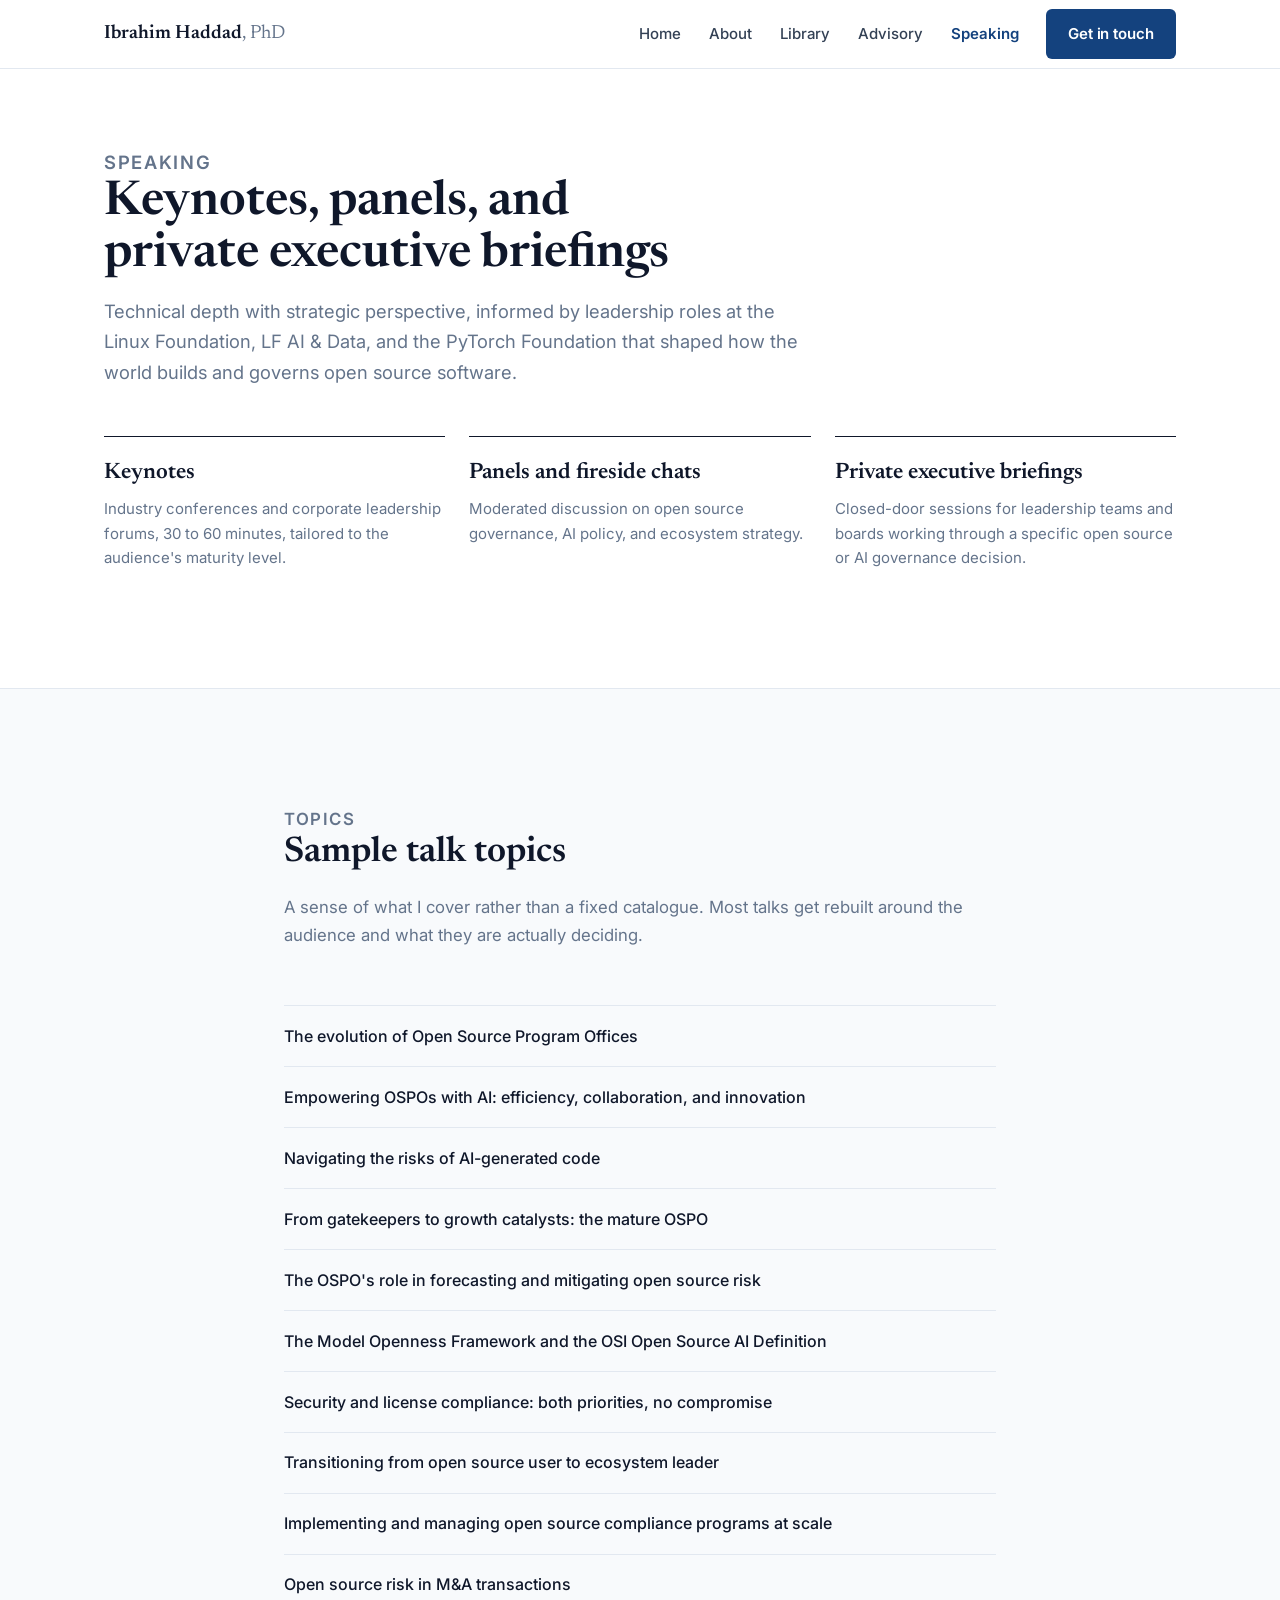
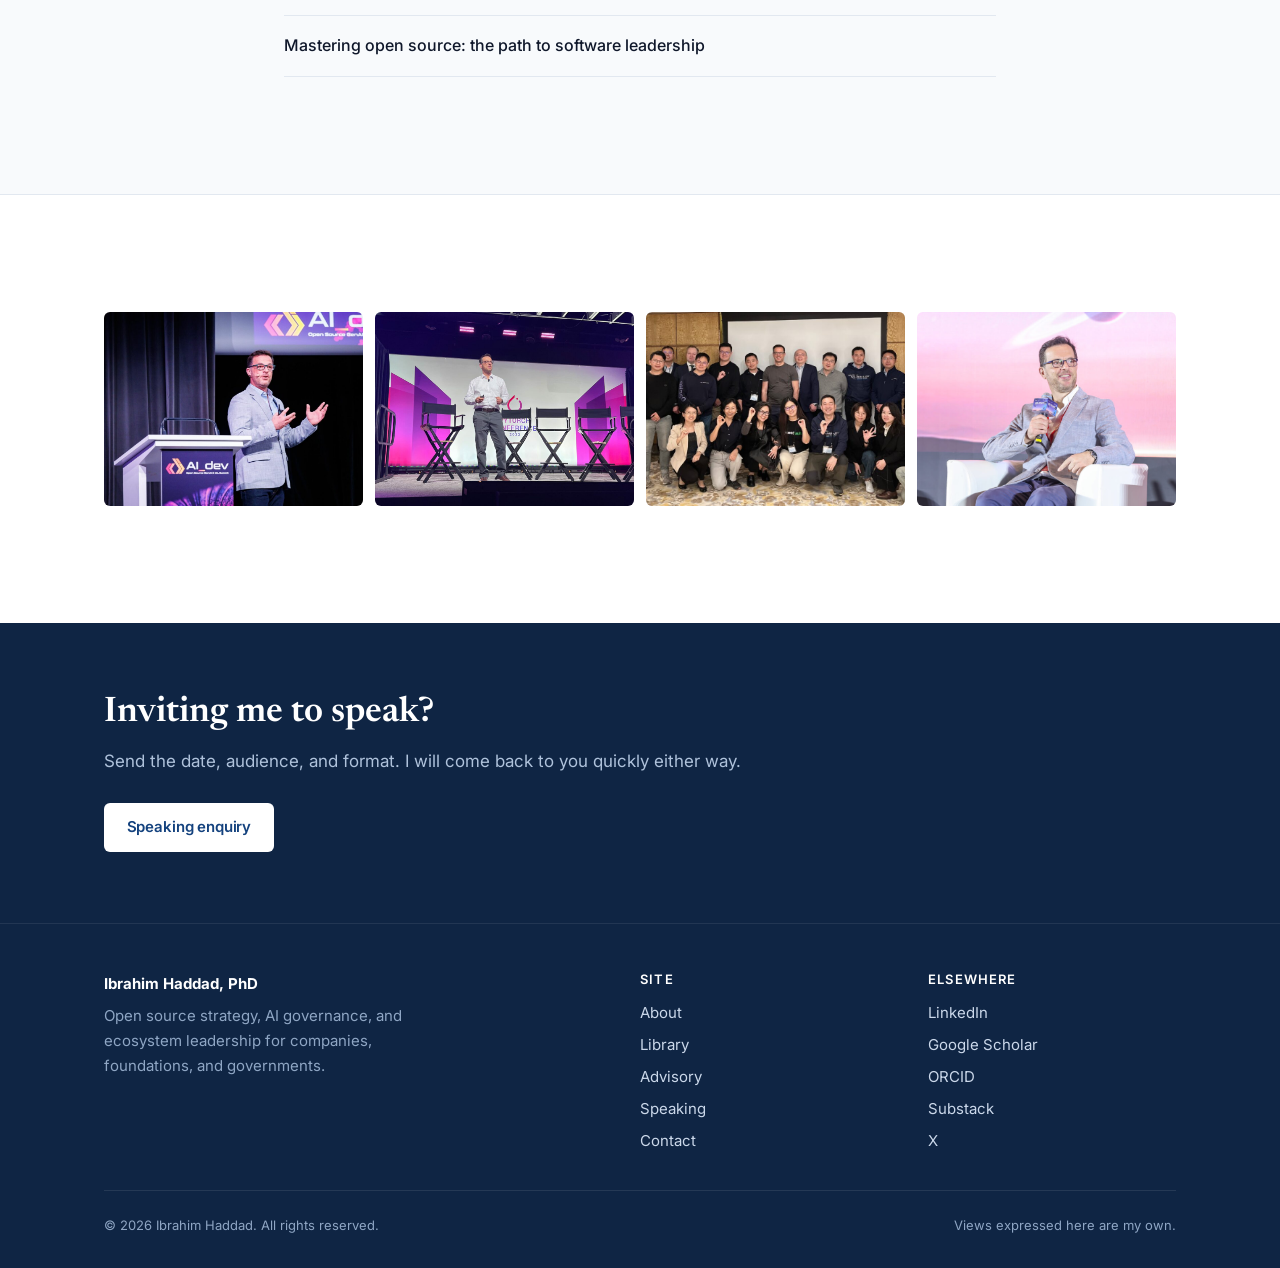
<file: speaking/index.html>
<!DOCTYPE html>
<html lang="en">
<head>
<meta charset="utf-8">
<meta name="viewport" content="width=device-width, initial-scale=1">
<title>Speaking - Ibrahim Haddad, PhD</title>
<meta name="description" content="Keynotes, panels, and private executive briefings on open source strategy, AI governance, model openness, and OSPO practice. Delivered across North America, Europe, and Asia.">
<link rel="canonical" href="https://www.ibrahimatlinux.com/speaking/">
<meta property="og:type" content="website">
<meta property="og:site_name" content="Ibrahim Haddad, PhD">
<meta property="og:title" content="Speaking - Ibrahim Haddad, PhD">
<meta property="og:description" content="Keynotes, panels, and private executive briefings on open source strategy, AI governance, model openness, and OSPO practice. Delivered across North America, Europe, and Asia.">
<meta property="og:image" content="https://www.ibrahimatlinux.com/assets/img/og-card.png">
<meta property="og:image:width" content="1200">
<meta property="og:image:height" content="630">
<meta property="og:image:alt" content="Ibrahim Haddad, PhD. I have run both sides of open source.">
<meta name="twitter:card" content="summary_large_image">
<meta name="twitter:image" content="https://www.ibrahimatlinux.com/assets/img/og-card.png">
<link rel="preconnect" href="https://fonts.googleapis.com">
<link rel="preconnect" href="https://fonts.gstatic.com" crossorigin>
<link href="https://fonts.googleapis.com/css2?family=Inter:wght@400;500;600;700&family=Newsreader:ital,opsz,wght@0,6..72,400;0,6..72,500;0,6..72,600;1,6..72,400&display=swap" rel="stylesheet">
<link rel="icon" href="/favicon.ico" sizes="32x32">
<link rel="icon" href="/assets/img/favicon.svg" type="image/svg+xml">
<link rel="apple-touch-icon" href="/assets/img/apple-touch-icon.png">
<link rel="manifest" href="/site.webmanifest">
<meta name="theme-color" content="#14427E">
<link rel="stylesheet" href="/assets/css/site.css">
<script src="/assets/js/nav.js" defer></script>
<script src="/assets/js/external-links.js" defer></script>
<script type="application/ld+json">
  {
    "@context": "https://schema.org",
    "@graph": [
      {
        "@type": "Person",
        "@id": "https://www.ibrahimatlinux.com/#person",
        "name": "Ibrahim Haddad",
        "honorificSuffix": "PhD",
        "url": "https://www.ibrahimatlinux.com/",
        "image": "https://www.ibrahimatlinux.com/assets/img/ibrahim-haddad.jpg",
        "jobTitle": "Head of Infotainment Engineering",
        "worksFor": {
          "@type": "Organization",
          "name": "Volvo Cars"
        },
        "alumniOf": {
          "@type": "CollegeOrUniversity",
          "name": "Concordia University"
        },
        "knowsLanguage": [
          "en",
          "fr",
          "ar"
        ],
        "nationality": [
          {
            "@type": "Country",
            "name": "United States"
          },
          {
            "@type": "Country",
            "name": "Canada"
          }
        ],
        "knowsAbout": [
          "Open source strategy",
          "Open Source Program Office",
          "Open source license compliance",
          "Software Bill of Materials",
          "AI governance",
          "Model openness",
          "Open source in mergers and acquisitions",
          "Open source foundations and governance"
        ],
        "sameAs": [
          "https://www.linkedin.com/in/ibrahimhaddad/",
          "https://scholar.google.com/citations?user=FD0eth0AAAAJ&hl=en",
          "https://orcid.org/0009-0002-5528-9318",
          "https://substack.com/@ibrahimatlinux",
          "https://twitter.com/ibrahimatlinux"
        ]
      },
      {
        "@type": "WebSite",
        "@id": "https://www.ibrahimatlinux.com/#website",
        "url": "https://www.ibrahimatlinux.com/",
        "name": "Ibrahim Haddad, PhD",
        "inLanguage": "en",
        "publisher": {
          "@id": "https://www.ibrahimatlinux.com/#person"
        },
        "copyrightHolder": {
          "@id": "https://www.ibrahimatlinux.com/#person"
        }
      },
      {
        "@type": "WebPage",
        "@id": "https://www.ibrahimatlinux.com/speaking/#webpage",
        "url": "https://www.ibrahimatlinux.com/speaking/",
        "name": "Speaking - Ibrahim Haddad, PhD",
        "description": "Keynotes, panels, and private executive briefings on open source strategy, AI governance, model openness, and OSPO practice. Delivered across North America, Europe, and Asia.",
        "isPartOf": {
          "@id": "https://www.ibrahimatlinux.com/#website"
        },
        "about": {
          "@id": "https://www.ibrahimatlinux.com/#person"
        },
        "inLanguage": "en"
      },
      {
        "@type": "BreadcrumbList",
        "@id": "https://www.ibrahimatlinux.com/speaking/#breadcrumb",
        "itemListElement": [
          {
            "@type": "ListItem",
            "position": 1,
            "name": "Home",
            "item": "https://www.ibrahimatlinux.com/"
          },
          {
            "@type": "ListItem",
            "position": 2,
            "name": "Speaking",
            "item": "https://www.ibrahimatlinux.com/speaking/"
          }
        ]
      }
    ]
  }
</script>
</head>
<body>
<a class="skip" href="#main">Skip to content</a>

<header class="site-header">
  <div class="container site-header__inner">
    <a class="wordmark" href="/">Ibrahim Haddad<span>, PhD</span></a>
    <button class="nav-toggle" aria-label="Menu" aria-expanded="false">Menu</button>
    <nav class="nav" aria-label="Main">
      <a href="/">Home</a>
      <a href="/about/">About</a>
      <a href="/library/">Library</a>
      <a href="/advisory/">Advisory</a>
      <a href="/speaking/" class="is-active" aria-current="page">Speaking</a>
      <a href="/contact/" class="btn btn--primary">Get in touch</a>
    </nav>
  </div>
</header>

<main id="main">

  <section class="pagehead">
    <div class="container">
      <p class="eyebrow">Speaking</p>
      <h1>Keynotes, panels, and private executive briefings</h1>
      <p>Technical depth with strategic perspective, informed by leadership roles at the Linux
      Foundation, LF AI &amp; Data, and the PyTorch Foundation that shaped how the world builds and
      governs open source software.</p>
    </div>
  </section>

  <section class="section">
    <div class="container">
      <div class="grid grid--3">
        <div class="card"><h3>Keynotes</h3><p>Industry conferences and corporate leadership forums,
        30 to 60 minutes, tailored to the audience's maturity level.</p></div>
        <div class="card"><h3>Panels and fireside chats</h3><p>Moderated discussion on open source
        governance, AI policy, and ecosystem strategy.</p></div>
        <div class="card"><h3>Private executive briefings</h3><p>Closed-door sessions for leadership
        teams and boards working through a specific open source or AI governance decision.</p></div>
      </div>
    </div>
  </section>

  <section class="section section--alt">
    <div class="container narrow">
      <div class="section-head"><p class="eyebrow">Topics</p><h2>Sample talk topics</h2>
      <p>A sense of what I cover rather than a fixed catalogue. Most talks get rebuilt around the
      audience and what they are actually deciding.</p></div>
      <div class="rows">
        <div class="row"><div class="row__title">The evolution of Open Source Program Offices</div></div>
        <div class="row"><div class="row__title">Empowering OSPOs with AI: efficiency, collaboration, and innovation</div></div>
        <div class="row"><div class="row__title">Navigating the risks of AI-generated code</div></div>
        <div class="row"><div class="row__title">From gatekeepers to growth catalysts: the mature OSPO</div></div>
        <div class="row"><div class="row__title">The OSPO's role in forecasting and mitigating open source risk</div></div>
        <div class="row"><div class="row__title">The Model Openness Framework and the OSI Open Source AI Definition</div></div>
        <div class="row"><div class="row__title">Security and license compliance: both priorities, no compromise</div></div>
        <div class="row"><div class="row__title">Transitioning from open source user to ecosystem leader</div></div>
        <div class="row"><div class="row__title">Implementing and managing open source compliance programs at scale</div></div>
        <div class="row"><div class="row__title">Open source risk in M&amp;A transactions</div></div>
        <div class="row"><div class="row__title">Mastering open source: the path to software leadership</div></div>
      </div>
    </div>
  </section>

  <section class="section">
    <div class="container">
      <div class="strip">
        <img loading="lazy" src="/assets/img/photo-5.jpg" alt="">
        <img loading="lazy" src="/assets/img/photo-6.jpg" alt="">
        <img loading="lazy" src="/assets/img/photo-7.jpg" alt="">
        <img loading="lazy" src="/assets/img/photo-2.jpg" alt="">
      </div>
    </div>
  </section>

  <section class="cta">
    <div class="container">
      <h2>Inviting me to speak?</h2>
      <p>Send the date, audience, and format. I will come back to you quickly either way.</p>
      <div class="btn-row"><a class="btn btn--onDark" href="/contact/">Speaking enquiry</a></div>
    </div>
  </section>
</main>

<footer class="site-footer">
  <div class="container">
    <div class="footer__grid">
      <div>
        <p style="color:#fff; font-weight:700; margin-bottom:.5rem">Ibrahim Haddad, PhD</p>
        <p style="margin-bottom:0; max-width:38ch">Open source strategy, AI governance, and
        ecosystem leadership for companies, foundations, and governments.</p>
      </div>
      <div>
        <h4>Site</h4>
        <ul>
          <li><a href="/about/">About</a></li>
          <li><a href="/library/">Library</a></li>
          <li><a href="/advisory/">Advisory</a></li>
          <li><a href="/speaking/">Speaking</a></li>
          <li><a href="/contact/">Contact</a></li>
        </ul>
      </div>
      <div>
        <h4>Elsewhere</h4>
        <ul>
          <li><a href="https://www.linkedin.com/in/ibrahimhaddad/" rel="me noopener" target="_blank">LinkedIn</a></li>
          <li><a href="https://scholar.google.com/citations?user=FD0eth0AAAAJ&amp;hl=en" rel="me noopener" target="_blank">Google Scholar</a></li>
          <li><a href="https://orcid.org/0009-0002-5528-9318" rel="me noopener" target="_blank">ORCID</a></li>
          <li><a href="https://substack.com/@ibrahimatlinux" rel="me noopener" target="_blank">Substack</a></li>
          <li><a href="https://twitter.com/ibrahimatlinux" rel="me noopener" target="_blank">X</a></li>
        </ul>
      </div>
    </div>
    <div class="footer__bottom">
      <span>&copy; <span id="yr">2026</span> Ibrahim Haddad. All rights reserved.</span>
      <span>Views expressed here are my own.</span>
    </div>
  </div>
</footer>
<script>document.getElementById('yr').textContent=new Date().getFullYear();</script>
</body>
</html>
</file>
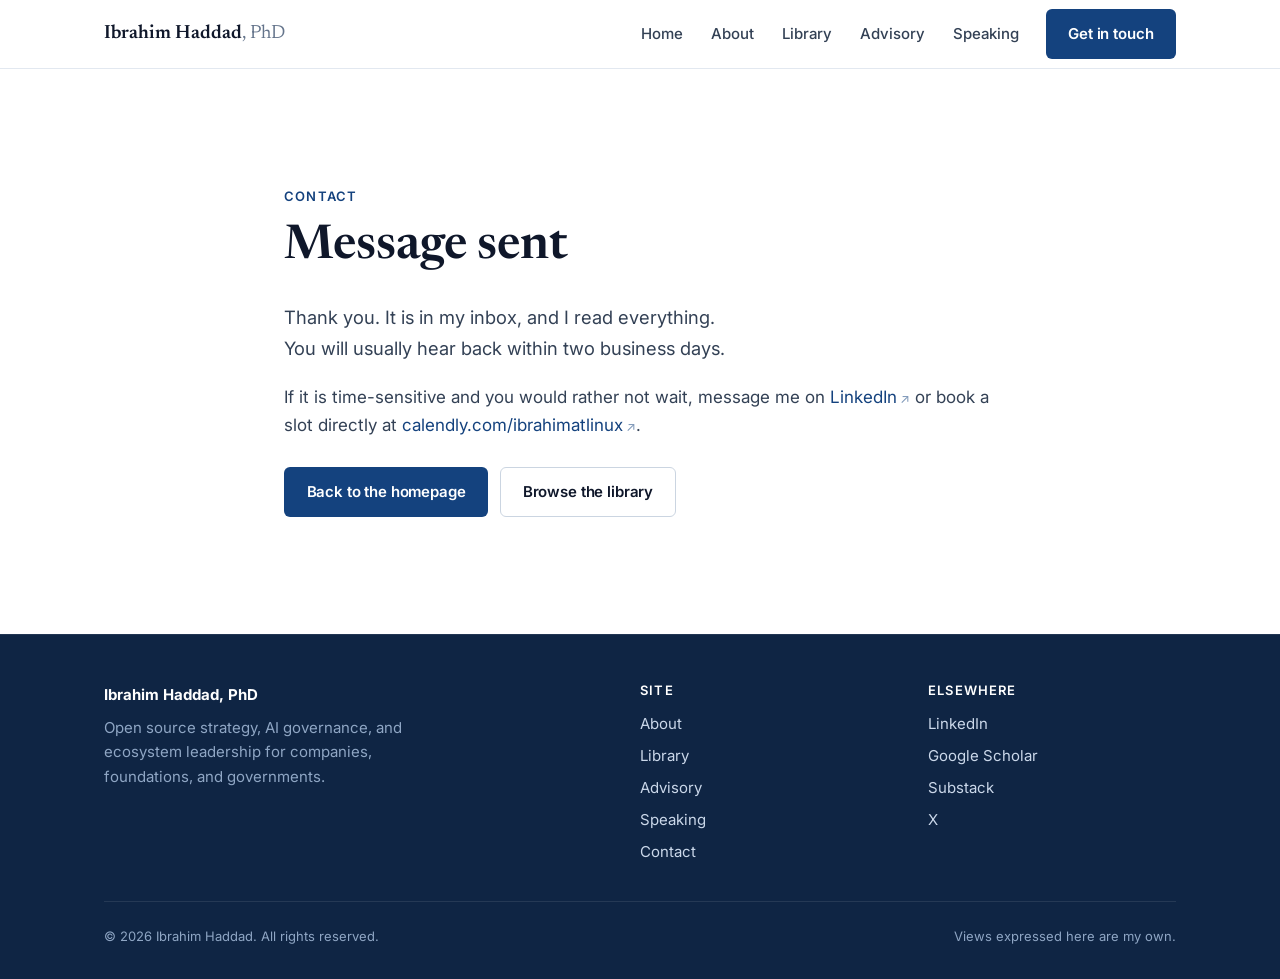
<file: contact/thanks/index.html>
<!DOCTYPE html>
<html lang="en">
<head>
<meta charset="utf-8">
<meta name="viewport" content="width=device-width, initial-scale=1">
<title>Message sent - Ibrahim Haddad, PhD</title>
<meta name="description" content="Your message has been sent.">
<meta name="robots" content="noindex">
<link rel="canonical" href="https://www.ibrahimatlinux.com/contact/thanks/">
<link rel="preconnect" href="https://fonts.googleapis.com">
<link rel="preconnect" href="https://fonts.gstatic.com" crossorigin>
<link href="https://fonts.googleapis.com/css2?family=Inter:wght@400;500;600;700&family=Newsreader:ital,opsz,wght@0,6..72,400;0,6..72,500;0,6..72,600;1,6..72,400&display=swap" rel="stylesheet">
<link rel="icon" href="/favicon.ico" sizes="32x32">
<link rel="icon" href="/assets/img/favicon.svg" type="image/svg+xml">
<link rel="apple-touch-icon" href="/assets/img/apple-touch-icon.png">
<link rel="manifest" href="/site.webmanifest">
<meta name="theme-color" content="#14427E">
<link rel="stylesheet" href="/assets/css/site.css">
<script src="/assets/js/nav.js" defer></script>
<script src="/assets/js/external-links.js" defer></script>
</head>
<body>
<a class="skip" href="#main">Skip to content</a>

<header class="site-header">
  <div class="container site-header__inner">
    <a class="wordmark" href="/">Ibrahim Haddad<span>, PhD</span></a>
    <button class="nav-toggle" aria-label="Menu" aria-expanded="false">Menu</button>
    <nav class="nav" aria-label="Main">
      <a href="/">Home</a>
      <a href="/about/">About</a>
      <a href="/library/">Library</a>
      <a href="/advisory/">Advisory</a>
      <a href="/speaking/">Speaking</a>
      <a href="/contact/" class="btn btn--primary">Get in touch</a>
    </nav>
  </div>
</header>
<main id="main">
  <section class="section">
    <div class="container narrow">
      <p class="eyebrow">Contact</p>
      <h1>Message sent</h1>
      <p class="lede">Thank you. It is in my inbox, and I read everything. You will usually hear
      back within two business days.</p>
      <p>If it is time-sensitive and you would rather not wait, message me on
      <a href="https://www.linkedin.com/in/ibrahimhaddad/" rel="me noopener" target="_blank">LinkedIn</a>
      or book a slot directly at
      <a href="https://calendly.com/ibrahimatlinux/30-mins" target="_blank" rel="noopener">calendly.com/ibrahimatlinux</a>.</p>
      <div class="btn-row">
        <a class="btn btn--primary" href="/">Back to the homepage</a>
        <a class="btn btn--ghost" href="/library/">Browse the library</a>
      </div>
    </div>
  </section>
</main>

<footer class="site-footer">
  <div class="container">
    <div class="footer__grid">
      <div>
        <p style="color:#fff; font-weight:700; margin-bottom:.5rem">Ibrahim Haddad, PhD</p>
        <p style="margin-bottom:0; max-width:38ch">Open source strategy, AI governance, and
        ecosystem leadership for companies, foundations, and governments.</p>
      </div>
      <div>
        <h4>Site</h4>
        <ul>
          <li><a href="/about/">About</a></li>
          <li><a href="/library/">Library</a></li>
          <li><a href="/advisory/">Advisory</a></li>
          <li><a href="/speaking/">Speaking</a></li>
          <li><a href="/contact/">Contact</a></li>
        </ul>
      </div>
      <div>
        <h4>Elsewhere</h4>
        <ul>
          <li><a href="https://www.linkedin.com/in/ibrahimhaddad/" rel="me noopener" target="_blank">LinkedIn</a></li>
          <li><a href="https://scholar.google.com/citations?user=FD0eth0AAAAJ&amp;hl=en" rel="me noopener" target="_blank">Google Scholar</a></li>
          <li><a href="https://substack.com/@ibrahimatlinux" rel="me noopener" target="_blank">Substack</a></li>
          <li><a href="https://twitter.com/ibrahimatlinux" rel="me noopener" target="_blank">X</a></li>
        </ul>
      </div>
    </div>
    <div class="footer__bottom">
      <span>&copy; <span id="yr">2026</span> Ibrahim Haddad. All rights reserved.</span>
      <span>Views expressed here are my own.</span>
    </div>
  </div>
</footer>
<script>document.getElementById('yr').textContent=new Date().getFullYear();</script>
</body>
</html>
</file>
<file: assets/css/site.css>
/* ==========================================================================
   ibrahimatlinux.com — stylesheet
   Version 2.0, static build

   Structure
     1. Tokens        change these, everything else follows
     2. Base          element defaults
     3. Layout        containers and sections
     4. Components    buttons, cards, rows, filters, footer
     5. Utilities
     6. Responsive

   There is one colour that matters, --accent. Everything else is a neutral.
   If a section looks flat the fix is spacing or a hairline rule, not a colour.
   ========================================================================== */


/* ==========================================================================
   1. TOKENS
   ========================================================================== */
:root{
  /* --- Colour ------------------------------------------------------------
     Deep blue is the only strong colour. Everything else is neutral.
     If it ever needs to change, change --accent and nothing else. */
  --ink:            #0F172A;   /* headings */
  --body:           #334155;   /* body copy. 9.6:1 on white */
  --muted:          #64748B;   /* meta, dates, captions. 4.8:1 on white */
  --line:           #E2E8F0;   /* hairline borders */
  --line-strong:    #CBD5E1;   /* input borders, hover states */
  --surface:        #FFFFFF;
  --surface-alt:    #F8FAFC;   /* alternating section bands */
  --surface-deep:   #0F2544;   /* dark CTA bands and footer */

  --accent:         #14427E;   /* 10.4:1 on white — passes AAA for body text */
  --accent-hover:   #0E3161;
  --accent-tint:    #EEF3FA;   /* badge and chip backgrounds */

  /* --- Type --------------------------------------------------------------
     Two faces, one job each.

     Newsreader is the voice. It is a serif built for screen reading, with an
     optical size axis, so a 56px headline gets the tight fitting it needs and
     a 20px subhead gets the open one. It carries the headings and the wordmark
     and nothing else. The reason it is here at all: this is the site of
     someone who has written 26 books, and a grotesque headline says software
     company. A serif says byline.

     Inter is the furniture. Body copy, navigation, meta, buttons, forms.
     It is invisible on purpose, which is the correct job for body type.

     Do not let Newsreader leak into body copy. The contrast between the two
     is what creates hierarchy here, and it only works while each stays in
     its lane. */
  --font: 'Inter', -apple-system, BlinkMacSystemFont, 'Segoe UI', Roboto, Helvetica, Arial, sans-serif;
  --font-display: 'Newsreader', Iowan Old Style, Palatino, Georgia, 'Times New Roman', serif;

  /* Fluid sizes. clamp(min, preferred, max) — no media queries needed.
     Sizes stepped up from v2. With fewer boxes on the page, size and space
     are the only things left doing the work of hierarchy, so they need range. */
  --fs-display: clamp(2.6rem, 1.4rem + 4vw, 4.2rem);    /* homepage H1 only */
  --fs-h1:      clamp(2.1rem, 1.4rem + 2.4vw, 3rem);
  --fs-h2:      clamp(1.6rem, 1.2rem + 1.4vw, 2.2rem);
  --fs-h3:      1.25rem;
  --fs-body:    1.0625rem;  /* 17px. Deliberately larger than the current 15-16px. */
  --fs-small:   0.9375rem;  /* 15px */
  --fs-micro:   0.8125rem;  /* 13px — meta and eyebrows only, never body copy */

  /* --- Space -------------------------------------------------------------
     Sections breathe harder than v2. When the borders came off the cards, the
     page needed somewhere else to get its structure from, and this is it.
     If a section looks crowded, the fix is here, not a new border. */
  --gap:        1.5rem;
  --section-y:  clamp(4.5rem, 2.5rem + 6vw, 8rem);
  --container:  1120px;
  --container-narrow: 760px;   /* reading width, ~72 characters */

  /* --- Shape ------------------------------------------------------------- */
  --radius:     10px;
  --radius-sm:  6px;
  --shadow:     0 1px 2px rgba(15,23,42,.05), 0 8px 24px rgba(15,23,42,.06);
}


/* ==========================================================================
   2. BASE
   ========================================================================== */
*,*::before,*::after{ box-sizing:border-box }
html{ scroll-behavior:smooth }

body{
  margin:0;
  font-family:var(--font);
  font-size:var(--fs-body);
  line-height:1.65;
  color:var(--body);
  background:var(--surface);
  -webkit-font-smoothing:antialiased;
}

/* Headings are Newsreader. Note the letter-spacing: serifs are drawn with
   their fitting already correct, so the -.02em tightening that Inter headlines
   wanted actively damages these. Leave it at zero or a hair positive. */
h1,h2,h3,h4,h5,h6{
  color:var(--ink);
  font-family:var(--font-display);
  line-height:1.15;
  margin:0 0 .6em;
  font-weight:600;
  letter-spacing:0;
  font-optical-sizing:auto;
}
h1{ font-size:var(--fs-h1); line-height:1.08 }
h2{ font-size:var(--fs-h2); line-height:1.12 }
h3{ font-size:var(--fs-h3) }

/* Even out the line lengths of a wrapped headline instead of leaving one
   orphan word on the last line. Browsers without it just wrap normally. */
h1,h2,.lede{ text-wrap:balance }

/* Never break a word across lines in a headline. Newsreader at display size
   makes a hyphenated break very visible, and "twenty-five" splitting after
   the hyphen reads as a typo. */
h1,h2,h3,.stat span,.claim blockquote{ hyphens:none; overflow-wrap:normal }

/* h4 is only ever a footer column label, which is set in Inter as a micro
   caps line. It is the one heading that is not display type. */
h4{ font-family:var(--font) }

p{ margin:0 0 1.1em }
a{ color:var(--accent); text-decoration:none }
a:hover{ color:var(--accent-hover); text-decoration:underline }
img{ max-width:100%; height:auto; display:block }
hr{ border:0; border-top:1px solid var(--line); margin:2.5rem 0 }

/* Visible focus for keyboard users. Do not remove — accessibility requirement. */
:focus-visible{ outline:2px solid var(--accent); outline-offset:2px; border-radius:2px }

::selection{ background:var(--accent); color:#fff }


/* ==========================================================================
   3. LAYOUT
   ========================================================================== */
.container{ width:100%; max-width:var(--container); margin-inline:auto; padding-inline:1.5rem }
.narrow{ max-width:var(--container-narrow) }

.section{ padding-block:var(--section-y) }
.section--alt{ background:var(--surface-alt); border-block:1px solid var(--line) }

.lede{ font-size:1.15rem; color:var(--body) }

.eyebrow{
  font-size:var(--fs-micro); font-weight:600; letter-spacing:.09em;
  text-transform:uppercase; color:var(--accent); margin:0 0 .9rem;
}
.section-head{ margin-bottom:3.5rem; max-width:680px }
.section-head p{ margin-bottom:0; color:var(--muted); font-size:1.05rem }

/* --- The claim -----------------------------------------------------------
   One statement, set large, alone on the page with nothing competing.

   This is the only element on the site with no border, no background, no
   button and no neighbour. That is the point: the page stops, says one thing
   in the first person, and moves on. It is the difference between a site that
   lists what someone has done and a site that tells you who they are. */
.claim{ padding-block:clamp(4rem,3rem + 4vw,7rem) }

/* Statement left, the reasoning right, sharing a top edge. Stacking them
   instead left a column of dead space down the right of the page and made the
   supporting paragraph a narrow tower. Side by side, the size difference
   between the two does the work a heading and body text usually do. */
.claim__grid{
  display:grid; grid-template-columns:1.1fr 1fr; gap:clamp(2.5rem,1rem + 5vw,5.5rem);
  align-items:start;
}
.claim blockquote{
  margin:0;
  font-family:var(--font-display); font-weight:400;
  font-size:clamp(1.9rem,1.1rem + 2.8vw,3.1rem);
  line-height:1.18; letter-spacing:-.005em; color:var(--ink);
  text-wrap:balance;
}
.claim blockquote em{ font-style:italic; color:var(--accent) }
.claim__follow{
  margin:.5rem 0 0; font-size:1.08rem; color:var(--muted); max-width:52ch;
}

.grid{ display:grid; gap:var(--gap) }
.grid--2{ grid-template-columns:repeat(2,1fr) }
.grid--3{ grid-template-columns:repeat(3,1fr) }
.grid--4{ grid-template-columns:repeat(4,1fr) }


/* ==========================================================================
   4. COMPONENTS
   ========================================================================== */

/* --- Buttons -------------------------------------------------------------
   Apply .btn plus one variant. On WordPress button blocks, add the class
   in the block sidebar under Advanced → Additional CSS class(es). */
.btn{
  display:inline-flex; align-items:center; gap:.5rem;
  padding:.72rem 1.35rem;
  border-radius:var(--radius-sm);
  font-size:var(--fs-small); font-weight:600; letter-spacing:-.01em;
  border:1px solid transparent; cursor:pointer;
  transition:background .15s ease, color .15s ease, border-color .15s ease;
  text-decoration:none;
}
.btn:hover{ text-decoration:none }
.btn--primary{ background:var(--accent); color:#fff }
.btn--primary:hover{ background:var(--accent-hover); color:#fff }
.btn--ghost{ background:transparent; color:var(--ink); border-color:var(--line-strong) }
.btn--ghost:hover{ border-color:var(--accent); color:var(--accent) }
.btn--onDark{ background:#fff; color:var(--accent) }
.btn--onDark:hover{ background:#E8EEF7; color:var(--accent-hover) }
.btn-row{ display:flex; flex-wrap:wrap; gap:.75rem; margin-top:1.75rem }

/* --- Header --------------------------------------------------------------
   Sticky, translucent, one hairline border. No drop shadow, no gradient. */
.site-header{
  position:sticky; top:0; z-index:50;
  background:rgba(255,255,255,.92);
  backdrop-filter:saturate(160%) blur(10px);
  border-bottom:1px solid var(--line);
}
.site-header__inner{ display:flex; align-items:center; gap:2rem; height:68px }

/* The wordmark is the one place outside a heading where display type is
   allowed. It is a name, so it gets to behave like a byline. */
.wordmark{
  font-family:var(--font-display); font-weight:600; color:var(--ink);
  font-size:1.2rem; letter-spacing:0; white-space:nowrap;
}
.wordmark:hover{ text-decoration:none; color:var(--accent) }
.wordmark span{ color:var(--muted); font-weight:400 }

.nav{ display:flex; gap:.35rem; margin-left:auto; align-items:center }

/* Plain nav links. The :not(.btn) matters: without it these rules outrank
   .btn--primary on specificity and paint the Get in touch button's label
   slate-on-blue, which is invisible. Do not remove it. */
.nav a:not(.btn){ padding:.45rem .7rem; border-radius:var(--radius-sm); font-size:var(--fs-small); font-weight:500; color:var(--body) }
.nav a:not(.btn):hover{ background:var(--surface-alt); color:var(--ink); text-decoration:none }
.nav a:not(.btn).is-active{ color:var(--accent); font-weight:600 }

/* The Get in touch button. Stated again here at higher specificity so no
   future nav rule can win against it by accident. */
.nav .btn{ margin-left:.6rem }
.nav a.btn--primary,
.nav a.btn--primary:visited{ background:var(--accent); color:#fff }
.nav a.btn--primary:hover,
.nav a.btn--primary:focus{ background:var(--accent-hover); color:#fff; text-decoration:none }
.nav-toggle{
  display:none; margin-left:auto; background:none; border:1px solid var(--line-strong);
  border-radius:var(--radius-sm); padding:.5rem .7rem; cursor:pointer; font-size:.9rem; font-family:inherit;
}

/* --- Hero ---------------------------------------------------------------- */
.hero{ padding-block:clamp(3.5rem,2rem + 5vw,7rem) clamp(3rem,2rem + 4vw,5rem) }
.hero__grid{ display:grid; grid-template-columns:1.35fr .8fr; gap:4.5rem; align-items:center }

/* Use this wherever the text column is long. Centring a portrait against four
   paragraphs pushes it halfway down the page and leaves a hole at the top. */
.hero__grid--top{ align-items:start }
.hero h1{ font-size:var(--fs-display); letter-spacing:-.01em; line-height:1.05; margin-bottom:.45em }
.hero .lede{ max-width:54ch }

/* The portrait loses its radius and its shadow. A rectangular photograph
   sitting flat on the page reads as a portrait in a book. A rounded card with
   a drop shadow reads as a profile picture in a product UI. */
.hero__portrait{
  overflow:hidden; aspect-ratio:4/5; background:var(--surface-alt);
}
.hero__portrait img{ width:100%; height:100%; object-fit:cover }

/* --- Stat strip ----------------------------------------------------------
   Was a bordered grid of four cells with hairlines between them. The borders
   are gone. One rule above the row is enough to say "these belong together",
   and the numbers are now large enough in display type to hold their own
   column without a box drawn round them. */
.stats{
  display:grid; grid-template-columns:repeat(4,1fr); gap:2.5rem;
  border-top:1px solid var(--line);
  padding-top:2.25rem; margin-top:4.5rem;
}
.stat b{
  display:block; font-family:var(--font-display); font-size:2.9rem;
  color:var(--ink); font-weight:500; letter-spacing:-.01em; line-height:1;
  margin-bottom:.4rem;
}
.stat span{
  font-size:var(--fs-micro); color:var(--muted); text-transform:uppercase;
  letter-spacing:.07em; font-weight:600; line-height:1.4; display:block; max-width:22ch;
}

/* --- Logo bar ------------------------------------------------------------
   Grayscale at rest so mismatched logo files stop fighting each other.
   Colour on hover. This single rule fixes most of what looks dated today. */
.logobar{ padding-block:2.5rem; border-block:1px solid var(--line); background:var(--surface-alt) }
.logobar__label{
  font-size:var(--fs-micro); text-transform:uppercase; letter-spacing:.09em;
  color:var(--muted); font-weight:600; text-align:center; margin-bottom:1.5rem;
}
.logobar__row{ display:flex; flex-wrap:wrap; justify-content:center; align-items:center; gap:2.5rem }
.logobar__row img{ height:30px; width:auto; filter:grayscale(1); opacity:.55; transition:filter .2s, opacity .2s }
.logobar__row img:hover{ filter:grayscale(0); opacity:1 }

/* --- Cards ---------------------------------------------------------------
   These used to be white boxes with a border, a radius, a shadow on hover and
   a 2px lift. Four separate devices, all doing the same job of saying "this
   is one unit", on a page where the grid already said it.

   Now: a hairline above each column and nothing else. The heading size, the
   accent number, and the column gap carry the grouping. Hover moves the link,
   not the container, because the link is the only part that is clickable and
   the old lift implied the whole box was. */
.card{
  border-top:1px solid var(--ink);
  padding-top:1.5rem;
}
.card h3{ margin:0 0 .6rem; font-size:1.4rem }
.card p{ font-size:var(--fs-small); color:var(--muted); margin-bottom:0 }
.card__link{
  display:inline-block; margin-top:1.25rem;
  font-size:var(--fs-small); font-weight:600;
}
.card__link:hover{ text-decoration:none }
.card__link span{
  display:inline-block; transition:transform .18s ease;
}
.card__link:hover span{ transform:translateX(4px) }
.card__num{
  font-family:var(--font-display); font-size:var(--fs-small); font-weight:600;
  color:var(--accent); letter-spacing:.02em; display:block; margin-bottom:.8rem;
}

/* --- Publication card (cover + title + meta) -----------------------------
   A book cover is already a rectangle with its own edge and its own artwork.
   Wrapping it in a second rectangle with a border and a shadow was drawing
   the same box twice. The cover now sits on the page directly, with its own
   soft shadow for lift, and the title sits under it like a caption.

   The shadow stays on the cover because a cover is a physical object and the
   shadow reads as paper. It comes off everything else on the site. */
.pub{
  display:flex; flex-direction:column; height:100%;
}
.pub:hover{ text-decoration:none }
.pub__cover{
  aspect-ratio:3/4; background:var(--surface-alt); overflow:hidden;
  border-radius:2px; box-shadow:0 1px 2px rgba(15,23,42,.08), 0 6px 18px rgba(15,23,42,.10);
  transition:transform .2s ease, box-shadow .2s ease;
}
.pub__cover img{ width:100%; height:100%; object-fit:cover; object-position:top }
.pub:hover .pub__cover{
  transform:translateY(-3px);
  box-shadow:0 2px 4px rgba(15,23,42,.10), 0 14px 30px rgba(15,23,42,.16);
}
.pub__body{ padding:1rem 0 0; display:flex; flex-direction:column; flex:1 }
.pub__title{ font-size:.98rem; font-weight:600; color:var(--ink); line-height:1.4; margin:0 0 .55rem }
.pub:hover .pub__title{ color:var(--accent) }
.pub__meta{ margin-top:auto; display:flex; align-items:center; gap:.6rem; font-size:var(--fs-micro); color:var(--muted) }

.badge{
  display:inline-block; background:var(--accent-tint); color:var(--accent);
  font-size:var(--fs-micro); font-weight:600; padding:.16rem .5rem; border-radius:4px;
}

/* --- Article rows -------------------------------------------------------- */
.rows{ border-top:1px solid var(--line) }
.row{ display:flex; gap:1.5rem; align-items:baseline; padding:1.15rem 0; border-bottom:1px solid var(--line) }
.row:hover{ background:var(--surface-alt) }
.row__date{ flex:0 0 105px; font-size:var(--fs-micro); color:var(--muted); text-transform:uppercase; letter-spacing:.05em; font-weight:600 }
.row__title{ flex:1; font-weight:500; color:var(--ink); font-size:1rem; line-height:1.45 }
.row__title a{ color:var(--ink) }
.row__title a:hover{ color:var(--accent) }
.row__tag{ flex:0 0 auto }

/* --- Library filters ----------------------------------------------------- */
.filters{
  position:sticky; top:68px; z-index:20;
  background:rgba(255,255,255,.95); backdrop-filter:blur(8px);
  border-bottom:1px solid var(--line); padding-block:1rem; margin-bottom:2.5rem;
}
.filters__row{ display:flex; flex-wrap:wrap; gap:.5rem; align-items:center }
.filters__row + .filters__row{ margin-top:.65rem }
.filters__label{ font-size:var(--fs-micro); font-weight:700; text-transform:uppercase; letter-spacing:.08em; color:var(--muted); flex:0 0 62px }

.chip{
  border:1px solid var(--line-strong); background:#fff; color:var(--body);
  font-family:inherit; font-size:var(--fs-small); font-weight:500;
  padding:.38rem .8rem; border-radius:99px; cursor:pointer; transition:.15s;
}
.chip:hover{ border-color:var(--accent); color:var(--accent) }
.chip.is-on{ background:var(--accent); border-color:var(--accent); color:#fff }

.search{
  margin-left:auto; border:1px solid var(--line-strong); border-radius:var(--radius-sm);
  padding:.45rem .8rem; font-family:inherit; font-size:var(--fs-small); min-width:230px; color:var(--ink);
}
.result-count{ font-size:var(--fs-small); color:var(--muted); margin-bottom:1.25rem }
.is-hidden{ display:none !important }

/* --- Inner page header ---------------------------------------------------
   The grey band and the bottom rule are gone. Every inner page opened with a
   tinted tray, which made the site feel like a template with slots. White to
   the top edge, and let the size of the h1 announce the page. */
.pagehead{ padding-block:clamp(3.5rem,2.5rem + 3vw,5.5rem) 0 }
.pagehead h1{ margin-bottom:.3em; max-width:24ch }
.pagehead p{ color:var(--muted); max-width:58ch; margin-bottom:0; font-size:1.15rem }
.pagehead--wide h1{ max-width:30ch }

/* A page header followed immediately by a section was stacking the header's
   own breathing room on top of a full --section-y, which opened a void big
   enough to look like a rendering fault. The header already separates itself
   from what follows; the section does not need to do it again. */
.pagehead + .section{ padding-top:clamp(2.5rem,1.5rem + 2vw,3.5rem) }

/* --- Service list -------------------------------------------------------- */
.svc{ border-top:1px solid var(--line); padding:1.6rem 0; display:grid; grid-template-columns:200px 1fr; gap:2rem; align-items:start }
.svc h3{ margin:0; font-size:1.05rem }
.svc p{ margin:0; font-size:var(--fs-small); color:var(--muted) }

/* --- Timeline ------------------------------------------------------------ */
.timeline{ border-left:2px solid var(--line); padding-left:1.75rem; margin-left:.3rem }
.tl-item{ position:relative; padding-bottom:1.9rem }
.tl-item::before{
  content:""; position:absolute; left:calc(-1.75rem - 6px); top:.45rem;
  width:10px; height:10px; border-radius:50%; background:var(--accent); box-shadow:0 0 0 4px #fff;
}
.tl-item h3{ margin:0 0 .15rem; font-size:1.02rem }
.tl-item .when{ font-size:var(--fs-micro); color:var(--muted); font-weight:600; text-transform:uppercase; letter-spacing:.06em; display:block; margin-bottom:.4rem }
.tl-item p{ margin:0; font-size:var(--fs-small); color:var(--muted) }


/* --- CTA band ------------------------------------------------------------ */
.cta{ background:var(--surface-deep); color:#CBD8EA; padding-block:clamp(3rem,2rem + 3vw,4.5rem) }
.cta h2{ color:#fff; margin-bottom:.4em }
.cta p{ max-width:58ch; margin-bottom:0; color:#AFC2DB }

/* --- Footer -------------------------------------------------------------- */
.site-footer{
  background:var(--surface-deep); color:#8FA6C4;
  padding-block:3rem 2rem; border-top:1px solid rgba(255,255,255,.08);
  font-size:var(--fs-small);
}
.site-footer a{ color:#CBD8EA }
.footer__grid{
  display:grid; grid-template-columns:2fr 1fr 1fr; gap:2.5rem;
  padding-bottom:2.25rem; border-bottom:1px solid rgba(255,255,255,.09);
}
.footer__grid h4{ color:#fff; font-size:var(--fs-micro); text-transform:uppercase; letter-spacing:.09em; margin-bottom:.9rem }
.footer__grid ul{ list-style:none; margin:0; padding:0; display:grid; gap:.45rem }
.footer__bottom{ display:flex; justify-content:space-between; gap:1rem; flex-wrap:wrap; padding-top:1.5rem; font-size:var(--fs-micro) }

/* --- Photo strip --------------------------------------------------------- */
.strip{ display:grid; grid-template-columns:repeat(4,1fr); gap:.75rem }
.strip img{ aspect-ratio:4/3; object-fit:cover; border-radius:var(--radius-sm); width:100% }

/* A strip of three, for a second row that would otherwise leave a gap. The
   cells come out wider, so the row is taller than a four-up above it. That
   difference is the point: it reads as a deliberate change of rhythm rather
   than a missing image. Declared here beside .strip, not in ADDITIONS, so the
   breakpoint in section 6 can still reach it. */
.strip--3{ grid-template-columns:repeat(3,1fr) }
.strip + .strip{ margin-top:.75rem }


/* ==========================================================================
   5. UTILITIES
   Add these in the block editor under Advanced → Additional CSS class(es).
   ========================================================================== */
.u-center     { text-align:center }
.u-muted      { color:var(--muted) }
.u-narrow     { max-width:var(--container-narrow); margin-inline:auto }
.u-mt-0       { margin-top:0 }
.u-mt-1       { margin-top:1rem }
.u-mt-2       { margin-top:2rem }
.u-mt-3       { margin-top:3rem }
.u-mb-0       { margin-bottom:0 }
.u-mb-2       { margin-bottom:2rem }
.u-nowrap     { white-space:nowrap }


/* ==========================================================================
   6. RESPONSIVE
   ========================================================================== */
@media (max-width:960px){
  .hero__grid{ grid-template-columns:1fr; gap:2.25rem }
  .hero__portrait{ max-width:340px; aspect-ratio:4/5 }
  .grid--3,.grid--4{ grid-template-columns:repeat(2,1fr) }
  .stats{ grid-template-columns:repeat(2,1fr); gap:2rem 2.5rem }
  .svc{ grid-template-columns:1fr; gap:.5rem }
  .footer__grid{ grid-template-columns:1fr 1fr }
}

@media (max-width:680px){
  .nav{
    display:none; position:absolute; top:68px; left:0; right:0;
    background:#fff; border-bottom:1px solid var(--line);
    flex-direction:column; align-items:stretch; padding:.75rem; gap:.15rem;
  }
  .nav.is-open{ display:flex }
  .nav .btn{ margin:.5rem 0 0; justify-content:center }
  .nav-toggle{ display:block }
  .grid--2,.grid--3,.grid--4{ grid-template-columns:1fr }
  .stats{ grid-template-columns:1fr 1fr; gap:1.75rem }
  .stat b{ font-size:2.2rem }
  .strip{ grid-template-columns:1fr 1fr }
  .strip--3{ grid-template-columns:1fr 1fr }
  /* Three images in two columns leaves the last one orphaned beside a gap, so
     it runs the full width instead and reads as a closing shot. */
  .strip--3 img:last-child{ grid-column:span 2 }
  .row{ flex-direction:column; gap:.3rem }
  .row__date{ flex:none }
  .search{ margin-left:0; width:100% }
  .filters{ position:static }
  .footer__grid{ grid-template-columns:1fr }
}

/* Respect the user's motion preference. */
@media (prefers-reduced-motion:reduce){
  *{ animation-duration:.01ms !important; transition-duration:.01ms !important; scroll-behavior:auto !important }
}

/* Print: strip chrome so the pages print cleanly. */
@media print{
  .site-header,.filters,.cta,.site-footer,.btn{ display:none !important }
  body{ color:#000; font-size:11pt }
}




/* ==========================================================================
   ADDITIONS FOR THE STATIC BUILD
   ========================================================================== */

/* ISBN / role line on book cards */
.pub__note{ font-size:var(--fs-micro); color:var(--muted); margin:0 0 .55rem; line-height:1.4 }

/* Skip link, keyboard users land here first */
.skip{
  position:absolute; left:-9999px; top:0; z-index:200;
  background:var(--accent); color:#fff; padding:.7rem 1.1rem;
  border-radius:0 0 var(--radius-sm) 0; font-size:var(--fs-small); font-weight:600;
}
.skip:focus{ left:0; text-decoration:none; color:#fff }

/* Contact page routes.
   Was three bordered white boxes each with a filled circle badge. Now a plain
   definition list: a hairline, a label, the text. Nothing is enclosed. */
.route{
  display:grid; grid-template-columns:170px 1fr; gap:2rem;
  border-top:1px solid var(--line); padding:1.75rem 0;
}
.route__label{
  font-size:var(--fs-micro); font-weight:700; text-transform:uppercase;
  letter-spacing:.08em; color:var(--muted); padding-top:.35rem;
}
.route h3{ margin:0 0 .5rem; font-size:1.2rem }
.route p{ margin:0 0 .7rem; font-size:var(--fs-small); color:var(--muted) }
.route p:last-child{ margin-bottom:0 }

/* Empty state for the library filters */
.empty{
  display:none; padding:3rem 1.5rem; text-align:center; color:var(--muted);
  border:1px dashed var(--line-strong); border-radius:var(--radius);
}
.empty.is-on{ display:block }

/* 404.
   Not centred any more, and no longer the whole page. The 404 now sits
   between the normal header and the normal footer, so a dead link lands
   somewhere that still looks like the site and still has a way out. */
.notfound{ padding-block:clamp(4rem,3rem + 4vw,7rem) }
.notfound h1{ font-size:var(--fs-h1); max-width:18ch }


/* ==========================================================================
   CONTACT FORM
   Posts to Web3Forms. There is no server here and there never will be, so the
   form hands off to a third party that relays to the address on file.

   The address is not in this page, in the repository, or in the network
   request. All the browser ever sees is the access key, which is a random
   identifier that means nothing on its own. That is the entire reason this
   service was chosen over a mailto: link.
   ========================================================================== */
.form{ display:grid; gap:1.4rem; max-width:620px }
.form__row{ display:grid; gap:.45rem }
.form__row--split{ display:grid; grid-template-columns:1fr 1fr; gap:1.4rem }

.form label{
  font-size:var(--fs-micro); font-weight:700; text-transform:uppercase;
  letter-spacing:.07em; color:var(--muted);
}
.form label .req{ color:var(--accent); margin-left:.15rem }

/* Underlines rather than boxes. Same reasoning as everything else on this
   page: the label already says where the field is, so the box is redundant. */
.form input,
.form select,
.form textarea{
  font-family:inherit; font-size:var(--fs-body); color:var(--ink);
  background:transparent; border:0; border-bottom:1px solid var(--line-strong);
  border-radius:0; padding:.6rem 0; width:100%;
  transition:border-color .15s ease;
}
.form textarea{ resize:vertical; min-height:9rem; line-height:1.6 }
.form select{
  appearance:none; cursor:pointer;
  background-image:url("data:image/svg+xml,%3Csvg xmlns='http://www.w3.org/2000/svg' viewBox='0 0 12 8'%3E%3Cpath fill='%2364748B' d='M1 1l5 5 5-5'/%3E%3C/svg%3E");
  background-repeat:no-repeat; background-position:right .25rem center; background-size:12px;
  padding-right:1.75rem;
}
.form input:focus,
.form select:focus,
.form textarea:focus{
  outline:none; border-bottom-color:var(--accent); border-bottom-width:2px;
  padding-bottom:calc(.6rem - 1px);
}
.form input:focus-visible,
.form select:focus-visible,
.form textarea:focus-visible{ outline:none; border-radius:0 }

.form__note{ font-size:var(--fs-micro); color:var(--muted); margin:0; max-width:52ch }
.form__actions{ display:flex; align-items:center; gap:1.25rem; flex-wrap:wrap; margin-top:.5rem }

/* The honeypot. Bots fill in every field they can find; people never see this
   one. Hidden with position, not display:none, because some bots skip fields
   that are display:none specifically to dodge this trick. */
.form__hp{
  position:absolute; left:-9999px; width:1px; height:1px;
  overflow:hidden; opacity:0;
}

/* Status line, written to by contact.js after the fetch resolves. */
.form__status{ font-size:var(--fs-small); margin:0 }
.form__status[data-state="error"]{ color:#9F1239 }
.form__status[data-state="ok"]{ color:#166534 }
.form__status[data-state="sending"]{ color:var(--muted) }


/* ==========================================================================
   CALENDLY
   The widget injects a fixed-height iframe. This wrapper keeps it inside the
   reading column and stops it from painting edge to edge on mobile.
   ========================================================================== */
.calendly{ margin-top:1rem; min-height:700px }
.calendly-inline-widget{ min-width:0 !important }

/* Shown only if the widget script is blocked or fails to load, so the booking
   link never becomes a dead rectangle. */
.calendly__fallback{ font-size:var(--fs-small); color:var(--muted) }


/* ==========================================================================
   FORMAL BIO
   The third-person paragraph, kept for conference organisers and moderators
   who ask for one. Visually set apart so it reads as a supplied asset rather
   than as the page talking about itself in the third person.
   ========================================================================== */
.bio{
  border-top:1px solid var(--line); padding-top:2rem; margin-top:1rem;
}
.bio__head{ display:flex; align-items:baseline; gap:1rem; flex-wrap:wrap; margin-bottom:1.25rem }
.bio__head h2{ margin:0; font-size:1.35rem }
.bio p{ font-size:var(--fs-small); color:var(--muted); max-width:70ch }
.bio p:last-child{ margin-bottom:0 }
.bio__copy{
  font-family:inherit; font-size:var(--fs-micro); font-weight:600;
  color:var(--accent); background:none; border:0; padding:0; cursor:pointer;
  text-transform:uppercase; letter-spacing:.07em;
}
.bio__copy:hover{ text-decoration:underline }


/* ==========================================================================
   MISC
   ========================================================================== */

/* Marks a link that leaves the site. Applied by external-links.js, styled
   here so it stays a hint rather than an interruption. */
.u-ext::after{
  content:"↗"; font-size:.75em; margin-left:.22em;
  display:inline-block; vertical-align:baseline; opacity:.55;
}
.nav .u-ext::after,
.site-footer .u-ext::after,
.wordmark.u-ext::after{ content:none }

/* Byline under the name in the footer */
.footer__meta{ font-size:var(--fs-micro); color:#7C93B2; margin:0 }


/* ==========================================================================
   RESPONSIVE FOR EVERYTHING BELOW THE MAIN RESPONSIVE SECTION

   READ THIS BEFORE ADDING A COMPONENT DOWN HERE.

   Section 6 RESPONSIVE sits above this block in the file. Its media queries
   therefore cannot override anything declared after it, because at equal
   specificity the later rule wins and a media query grants no extra
   specificity of its own.

   That already cost one bug: .route was written up in section 6 to collapse to
   a single column on small screens, the rule was ignored because .route itself
   is declared further down, and the contact page scrolled sideways on a phone.

   So any component declared in the ADDITIONS section above gets its breakpoints
   here, not up there. If this file is ever reorganised, the fix is to move all
   the component declarations above section 6 and delete this block.
   ========================================================================== */
@media (max-width:960px){
  .route{ grid-template-columns:1fr; gap:.6rem }
  .route__label{ padding-top:0 }
  .claim__grid{ grid-template-columns:1fr; gap:1.75rem }
  .claim__follow{ max-width:62ch }
}

@media (max-width:680px){
  .form__row--split{ grid-template-columns:1fr; gap:1.4rem }
  .calendly{ min-height:1050px }
  .bio__head{ gap:.35rem }
}

/* Visible to screen readers only */
.u-visually-hidden{
  position:absolute; width:1px; height:1px; padding:0; margin:-1px;
  overflow:hidden; clip:rect(0 0 0 0); white-space:nowrap; border:0;
}

/* ORCID iD, shown as the full URI with their green mark because that is what
   ORCID's display guidelines ask for. The URI is long, so it sits a size down.
   break-word rather than anywhere: the hyphens in the iD are already break
   opportunities, so it splits between groups instead of through one. */
.orcid{ font-size:var(--fs-small); margin:.9rem 0 0 }
.orcid a{ overflow-wrap:break-word }
.orcid__icon{
  display:inline-block; width:1em; height:1em;
  vertical-align:-.12em; margin-inline-end:.4em;
}
</file>
